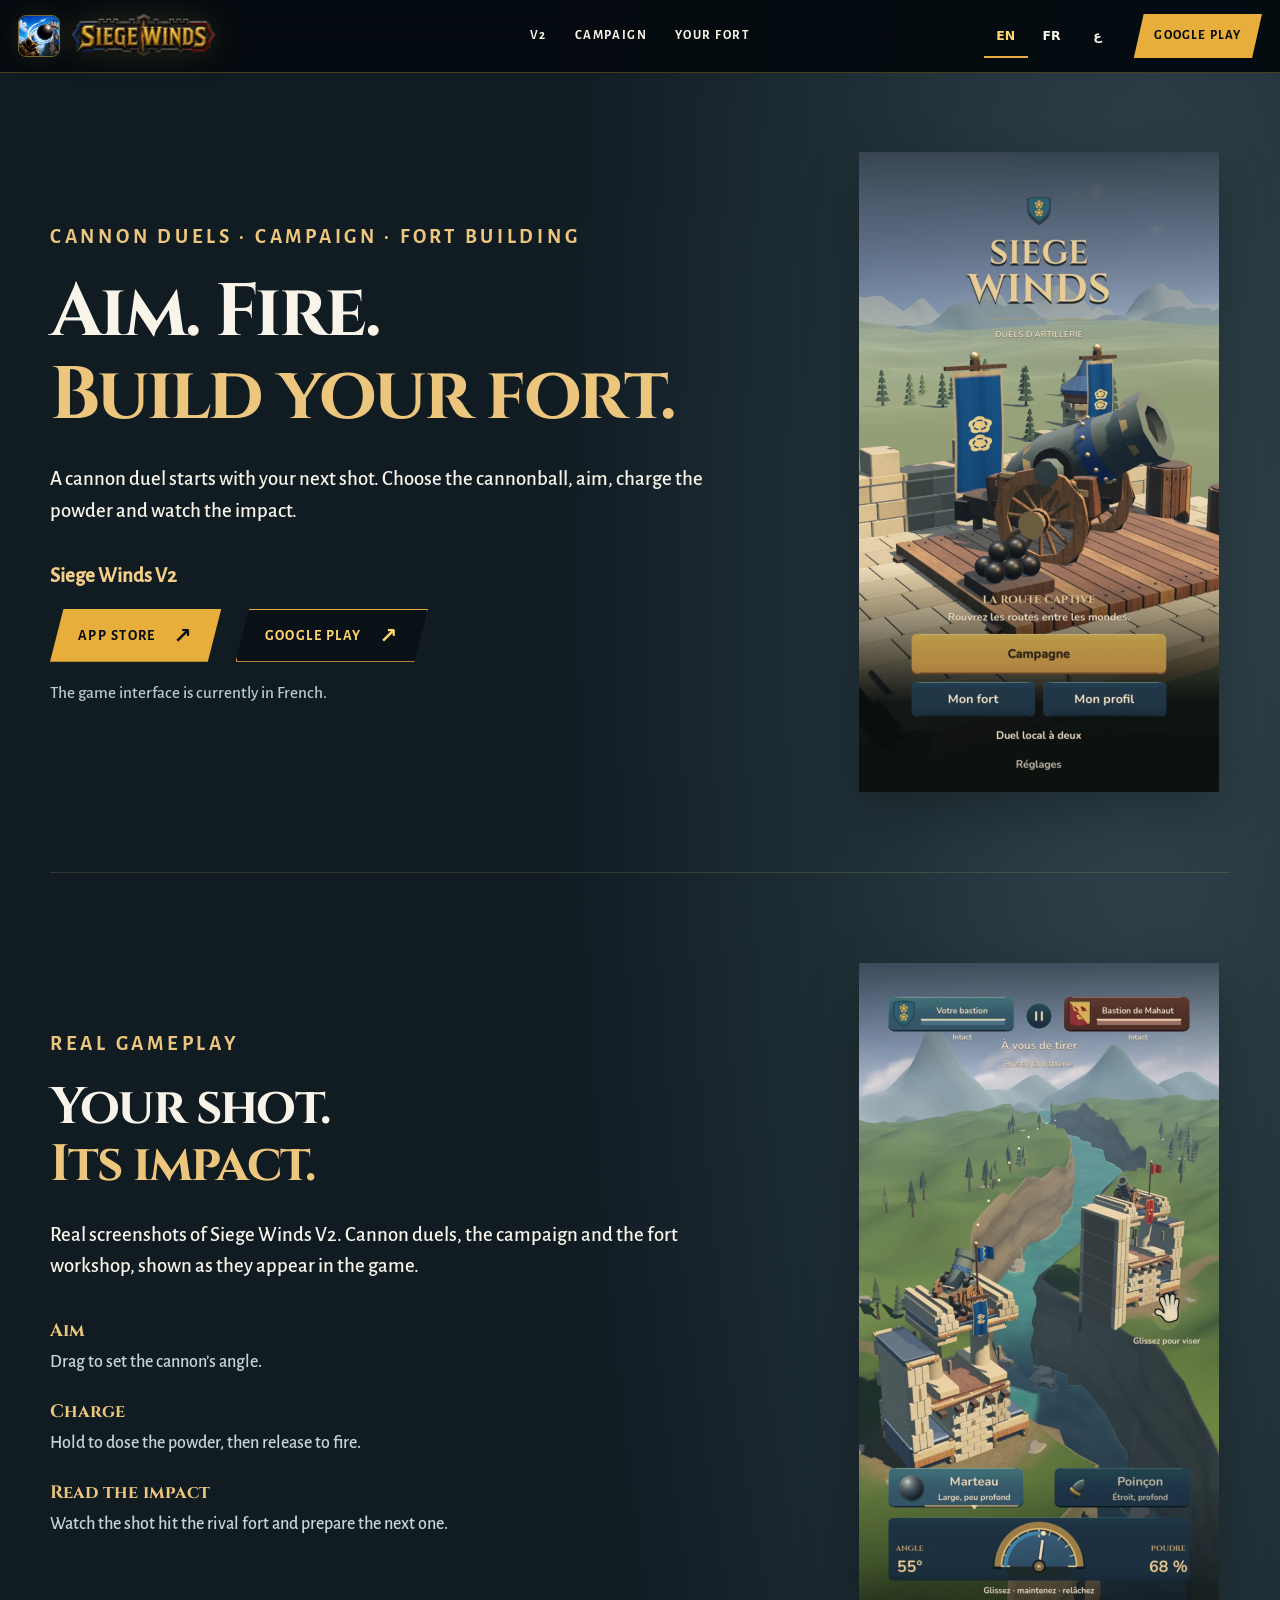
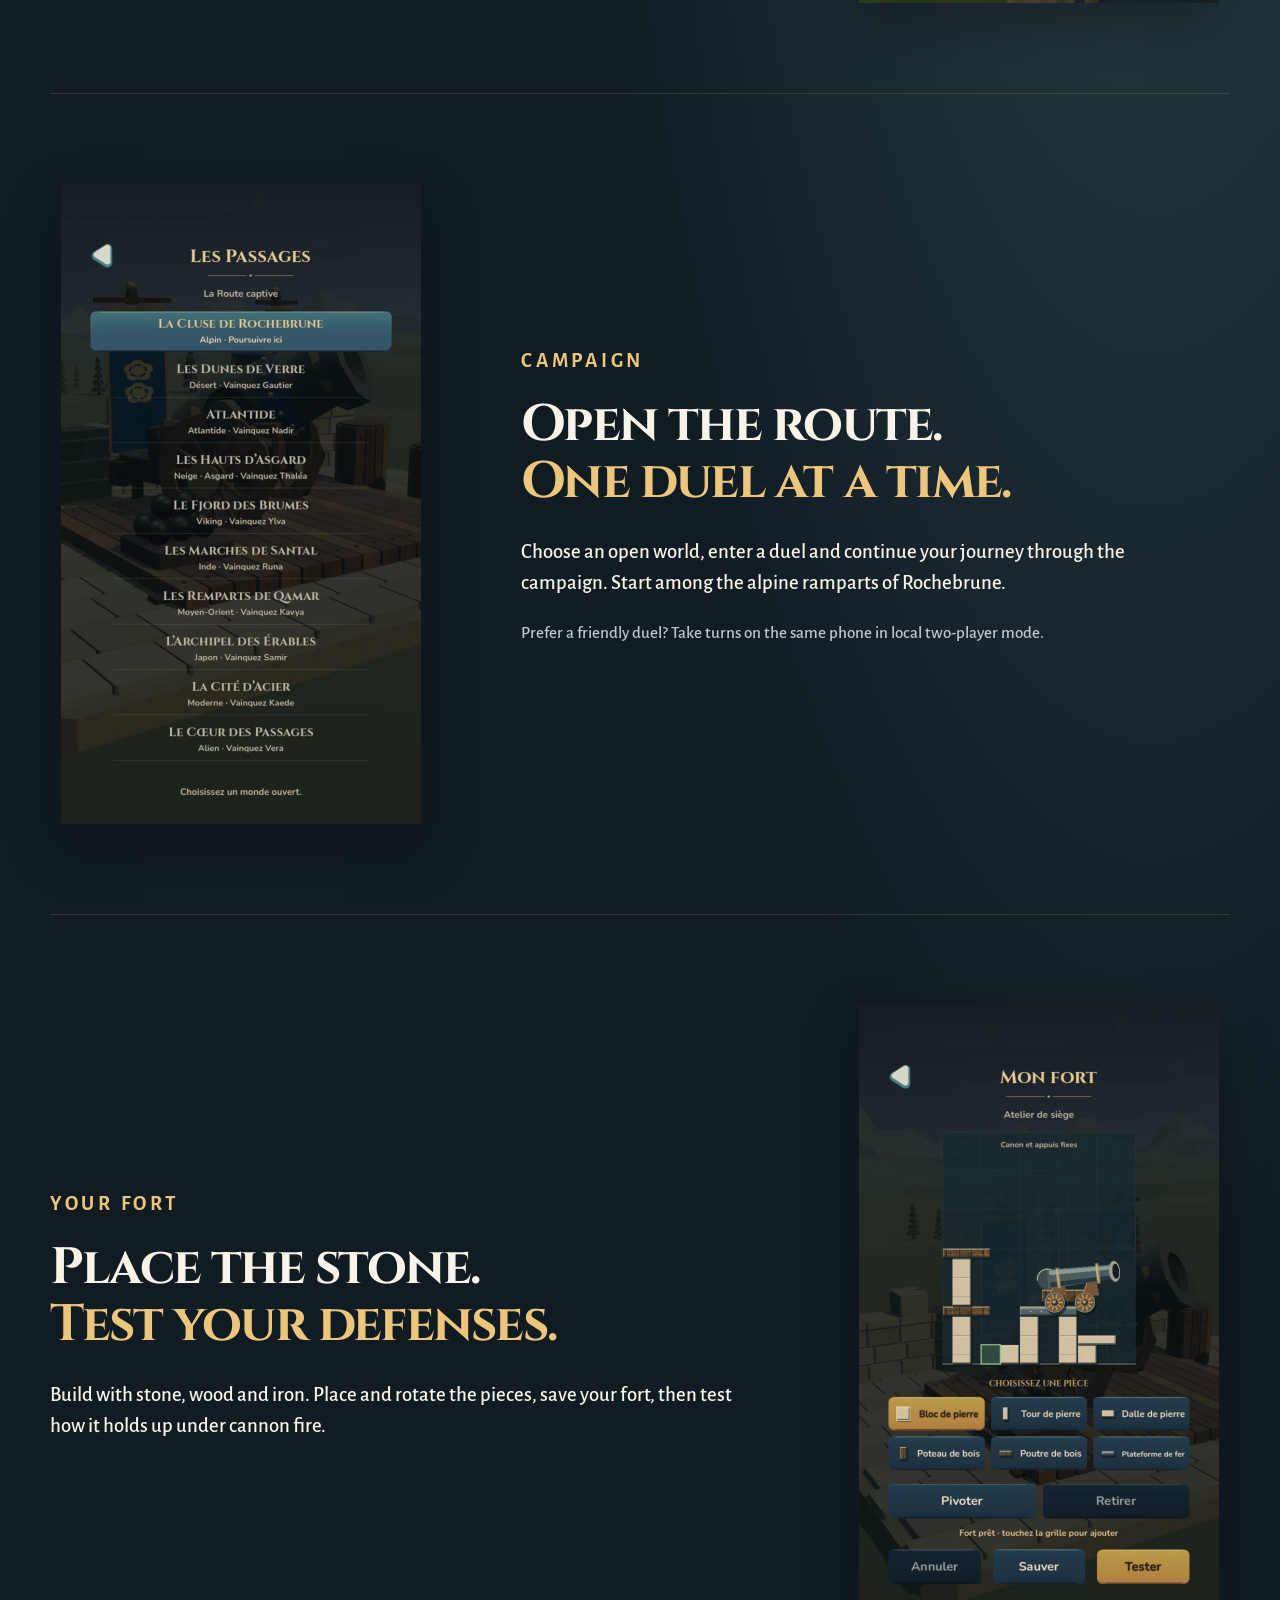
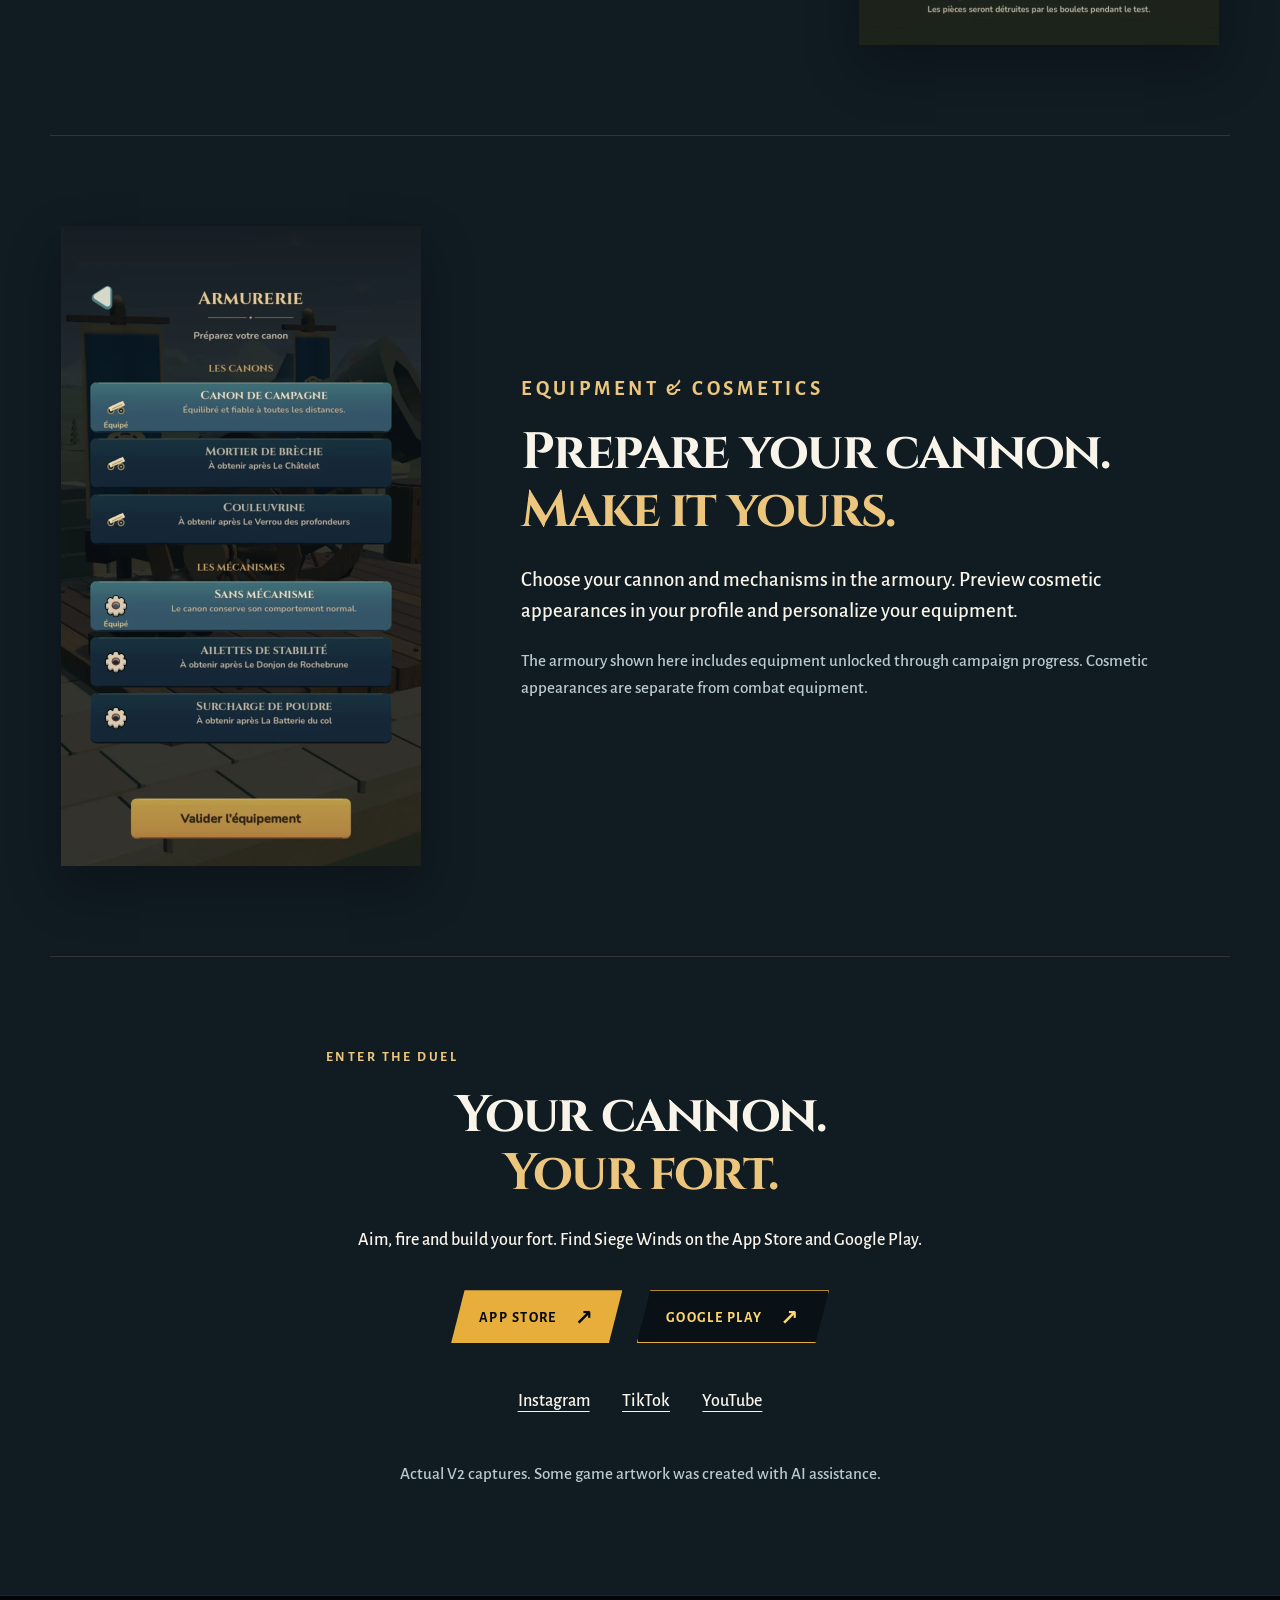
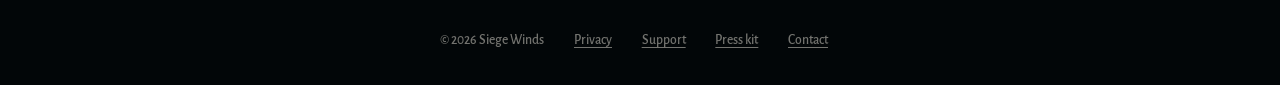
<file: index.html>
<!DOCTYPE html>
<html lang="en">
<head>
  <meta charset="utf-8">
  <meta name="viewport" content="width=device-width, initial-scale=1">
  <meta name="robots" content="index, follow, max-image-preview:large">
  <meta name="description" content="Discover Siege Winds V2: cannon duels, a campaign, forts to build and cosmetic customization. A portrait mobile game; interface currently in French.">
  <title>Siege Winds V2 | Cannon duels, campaign &amp; fort building</title>
  <link rel="canonical" href="https://siegewinds.com/">
  <link rel="alternate" hreflang="en" href="https://siegewinds.com/">
  <link rel="alternate" hreflang="fr" href="https://siegewinds.com/fr.html">
  <link rel="alternate" hreflang="ar" href="https://siegewinds.com/ar.html">
  <link rel="alternate" hreflang="x-default" href="https://siegewinds.com/">
  <meta property="og:type" content="website">
  <meta property="og:site_name" content="Siege Winds">
  <meta property="og:title" content="Siege Winds V2 | Cannon duels, campaign &amp; fort building">
  <meta property="og:description" content="Discover Siege Winds V2: cannon duels, a campaign, forts to build and cosmetic customization. A portrait mobile game; interface currently in French.">
  <meta property="og:url" content="https://siegewinds.com/">
  <meta property="og:image" content="https://siegewinds.com/assets/images/v2/v2-02-duel.webp">
  <meta property="og:image:width" content="720">
  <meta property="og:image:height" content="1280">
  <meta property="og:locale" content="en_US">
  <meta name="twitter:card" content="summary_large_image">
  <link rel="icon" href="assets/images/app-icon-256.png" type="image/png">
  <link rel="stylesheet" href="landing.css">
  <script src="campaign-links.js" defer></script>
  <script type="application/ld+json">{"@context": "https://schema.org", "@type": "VideoGame", "name": "Siege Winds", "url": "https://siegewinds.com/", "description": "Discover Siege Winds V2: cannon duels, a campaign, forts to build and cosmetic customization. A portrait mobile game; interface currently in French.", "image": "https://siegewinds.com/assets/images/v2/v2-02-duel.webp", "gamePlatform": ["iOS", "Android"], "inLanguage": "fr"}</script>
</head>
<body class="landing-page v2-page">
  <a class="skip-link" href="#main-content">Skip to content</a>
  <header class="campaign-header"><div class="campaign-header__inner">
    <a class="brand-lockup" href="index.html" aria-label="Siege Winds home"><img class="brand-lockup__mark" src="assets/images/app-icon-256.png" width="256" height="256" alt=""><img class="brand-lockup__wordmark" src="assets/images/siege-winds-logo.png" width="1200" height="371" alt="Siege Winds"></a>
    <nav class="campaign-nav" aria-label="Main navigation"><a href="#gameplay">V2</a><a href="#campaign">Campaign</a><a href="#fort">Your fort</a></nav>
    <div class="header-actions"><nav class="language-nav" aria-label="Language"><a href="index.html" lang="en" aria-current="page">EN</a><a href="fr.html" lang="fr">FR</a><a href="ar.html" lang="ar">ع</a></nav><a class="header-status" href="https://play.google.com/store/apps/details?id=com.siegewinds.game" lang="en">Google Play</a></div>
  </div></header>
  <main id="main-content">
    <section class="v2-hero v2-wrap" aria-labelledby="hero-title">
      <div class="v2-copy"><p class="section-index">Cannon duels · Campaign · Fort building</p><h1 id="hero-title">Aim. Fire.<br><span>Build your fort.</span></h1><p class="v2-lead">A cannon duel starts with your next shot. Choose the cannonball, aim, charge the powder and watch the impact.</p><p class="v2-status">Siege Winds V2</p><div class="v2-store-actions"><a class="campaign-button" href="https://apps.apple.com/app/siege-winds/id6785037486" lang="en">App Store <span aria-hidden="true">↗</span></a><a class="campaign-button campaign-button--secondary" href="https://play.google.com/store/apps/details?id=com.siegewinds.game" lang="en">Google Play <span aria-hidden="true">↗</span></a></div><p class="v2-note">The game interface is currently in French.</p></div>
      <figure class="v2-screen v2-hero-screen"><img src="assets/images/v2/v2-01-accueil.webp" width="720" height="1280" alt="Siege Winds V2 home screen in French, showing the campaign, fort workshop, player profile and local duel" fetchpriority="high"></figure>
    </section>
    <section class="v2-section v2-wrap" id="gameplay" aria-labelledby="gameplay-title">
      <div class="v2-copy"><p class="section-index">Real gameplay</p><h2 id="gameplay-title">Your shot.<br><span>Its impact.</span></h2><p>Real screenshots of Siege Winds V2. Cannon duels, the campaign and the fort workshop, shown as they appear in the game.</p><div class="v2-steps"><div><h3>Aim</h3><p>Drag to set the cannon’s angle.</p></div><div><h3>Charge</h3><p>Hold to dose the powder, then release to fire.</p></div><div><h3>Read the impact</h3><p>Watch the shot hit the rival fort and prepare the next one.</p></div></div></div>
      <figure class="v2-screen"><img src="assets/images/v2/v2-02-duel.webp" width="720" height="1280" loading="lazy" alt="Actual Siege Winds V2 duel with aiming and powder controls"></figure>
    </section>
    <section class="v2-section v2-section--reverse v2-wrap" id="campaign" aria-labelledby="campaign-title"><figure class="v2-screen"><img src="assets/images/v2/v2-05-mondes.webp" width="720" height="1280" alt="V2 campaign world selection in French" loading="lazy"></figure><div class="v2-copy"><p class="section-index">Campaign</p><h2 id="campaign-title">Open the route.<br><span>One duel at a time.</span></h2><p>Choose an open world, enter a duel and continue your journey through the campaign. Start among the alpine ramparts of Rochebrune.</p><p class="v2-note">Prefer a friendly duel? Take turns on the same phone in local two-player mode.</p></div></section>
    <section class="v2-section v2-wrap" id="fort" aria-labelledby="fort-title"><div class="v2-copy"><p class="section-index">Your fort</p><h2 id="fort-title">Place the stone.<br><span>Test your defenses.</span></h2><p>Build with stone, wood and iron. Place and rotate the pieces, save your fort, then test how it holds up under cannon fire.</p></div><figure class="v2-screen"><img src="assets/images/v2/v2-04-atelier-fort.webp" width="720" height="1280" alt="V2 fort workshop showing placed building pieces and construction controls" loading="lazy"></figure></section>
    <section class="v2-section v2-section--reverse v2-wrap" id="equipment" aria-labelledby="equipment-title"><figure class="v2-screen"><img src="assets/images/v2/v2-03-armurerie.webp" width="720" height="1280" alt="V2 armoury in French with cannons and mechanisms" loading="lazy"></figure><div class="v2-copy"><p class="section-index">Equipment & cosmetics</p><h2 id="equipment-title">Prepare your cannon.<br><span>Make it yours.</span></h2><p>Choose your cannon and mechanisms in the armoury. Preview cosmetic appearances in your profile and personalize your equipment.</p><p class="v2-note">The armoury shown here includes equipment unlocked through campaign progress. Cosmetic appearances are separate from combat equipment.</p></div></section>
    <section class="v2-release v2-wrap" id="release" aria-labelledby="release-title"><p class="section-index">Enter the duel</p><h2 id="release-title">Your cannon.<br><span>Your fort.</span></h2><p>Aim, fire and build your fort. Find Siege Winds on the App Store and Google Play.</p><div class="v2-store-actions"><a class="campaign-button" href="https://apps.apple.com/app/siege-winds/id6785037486" lang="en">App Store <span aria-hidden="true">↗</span></a><a class="campaign-button campaign-button--secondary" href="https://play.google.com/store/apps/details?id=com.siegewinds.game" lang="en">Google Play <span aria-hidden="true">↗</span></a></div><nav class="v2-social" aria-label="Follow Siege Winds"><a href="https://www.instagram.com/siegewinds.game/">Instagram</a><a href="https://www.tiktok.com/@siegewinds">TikTok</a><a href="https://www.youtube.com/@siegewinds">YouTube</a></nav><p class="v2-note">Actual V2 captures. Some game artwork was created with AI assistance.</p></section>
  </main>
  <footer class="landing-footer"><p>© 2026 Siege Winds</p><nav aria-label="Information"><a href="privacy.html">Privacy</a><a href="support.html">Support</a><a href="press.html">Press kit</a><a href="mailto:contact@siegewinds.com">Contact</a></nav></footer>
</body>
</html>
</file>
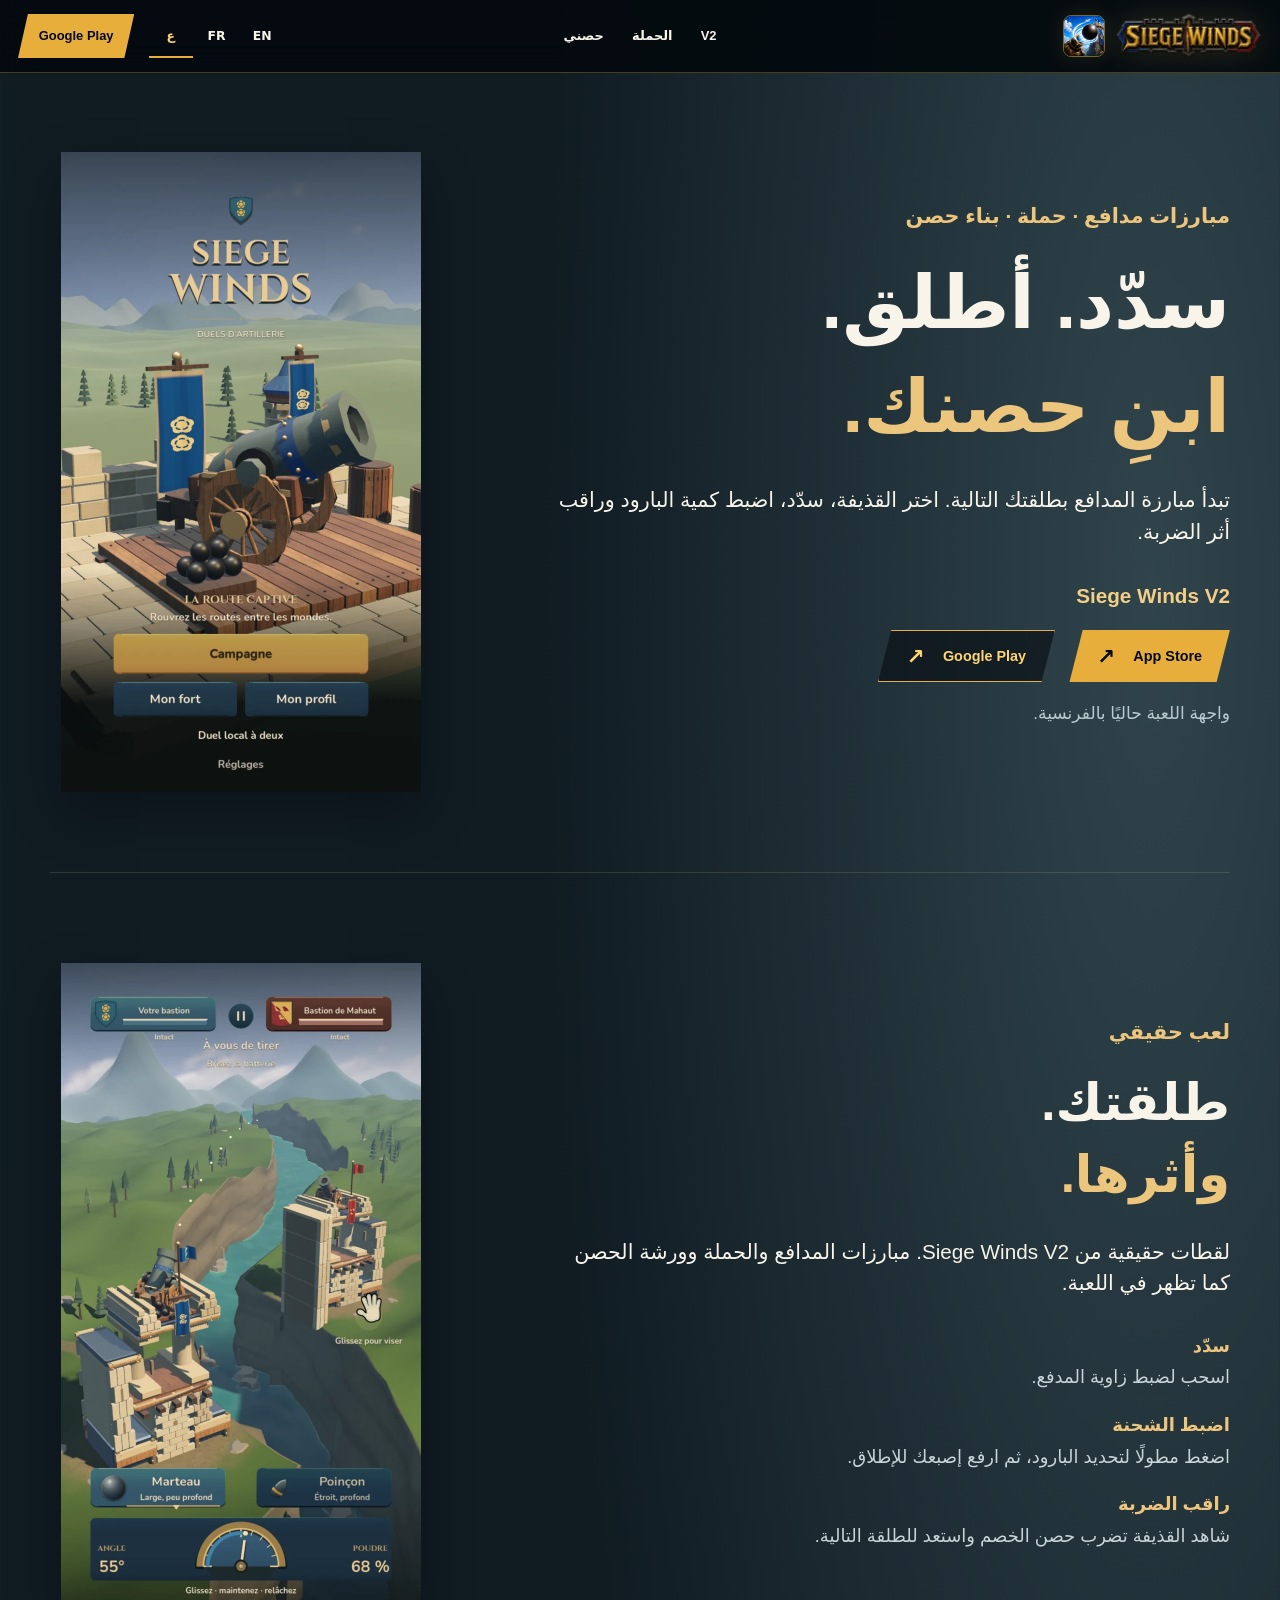
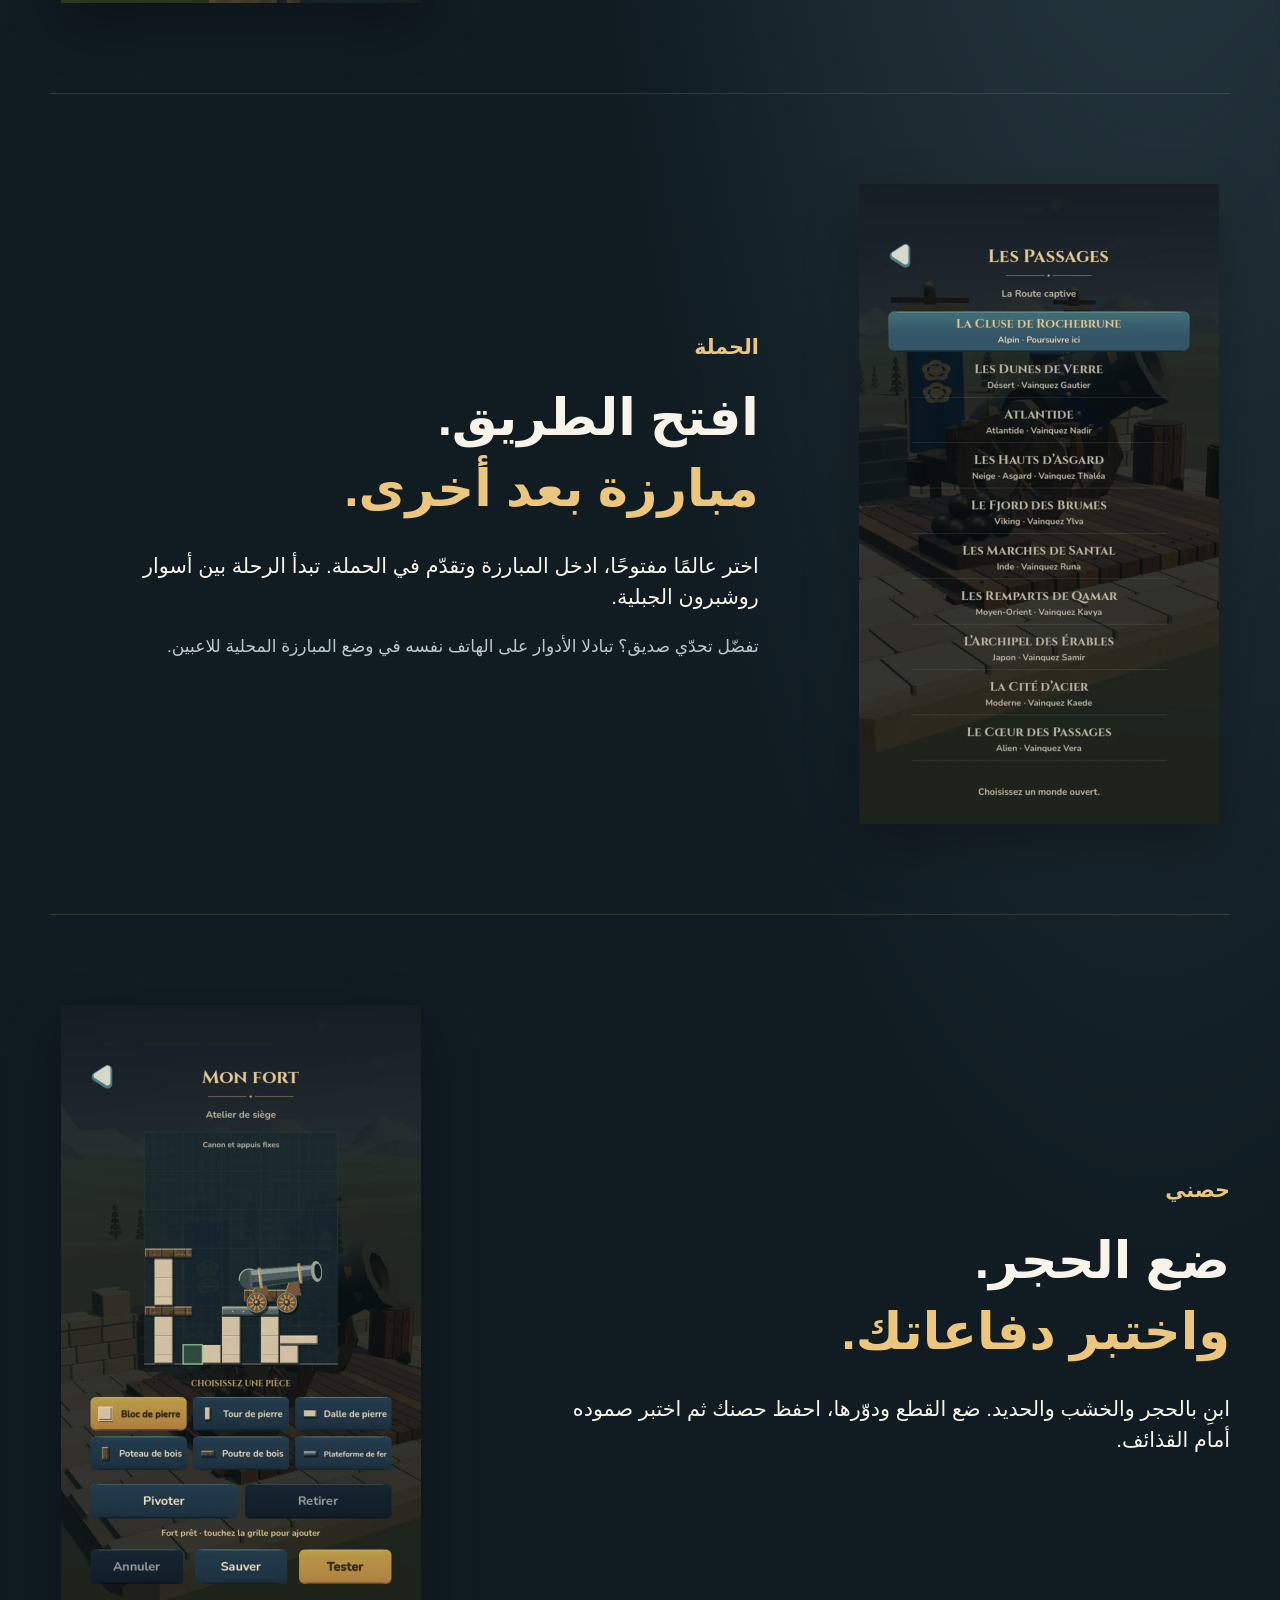
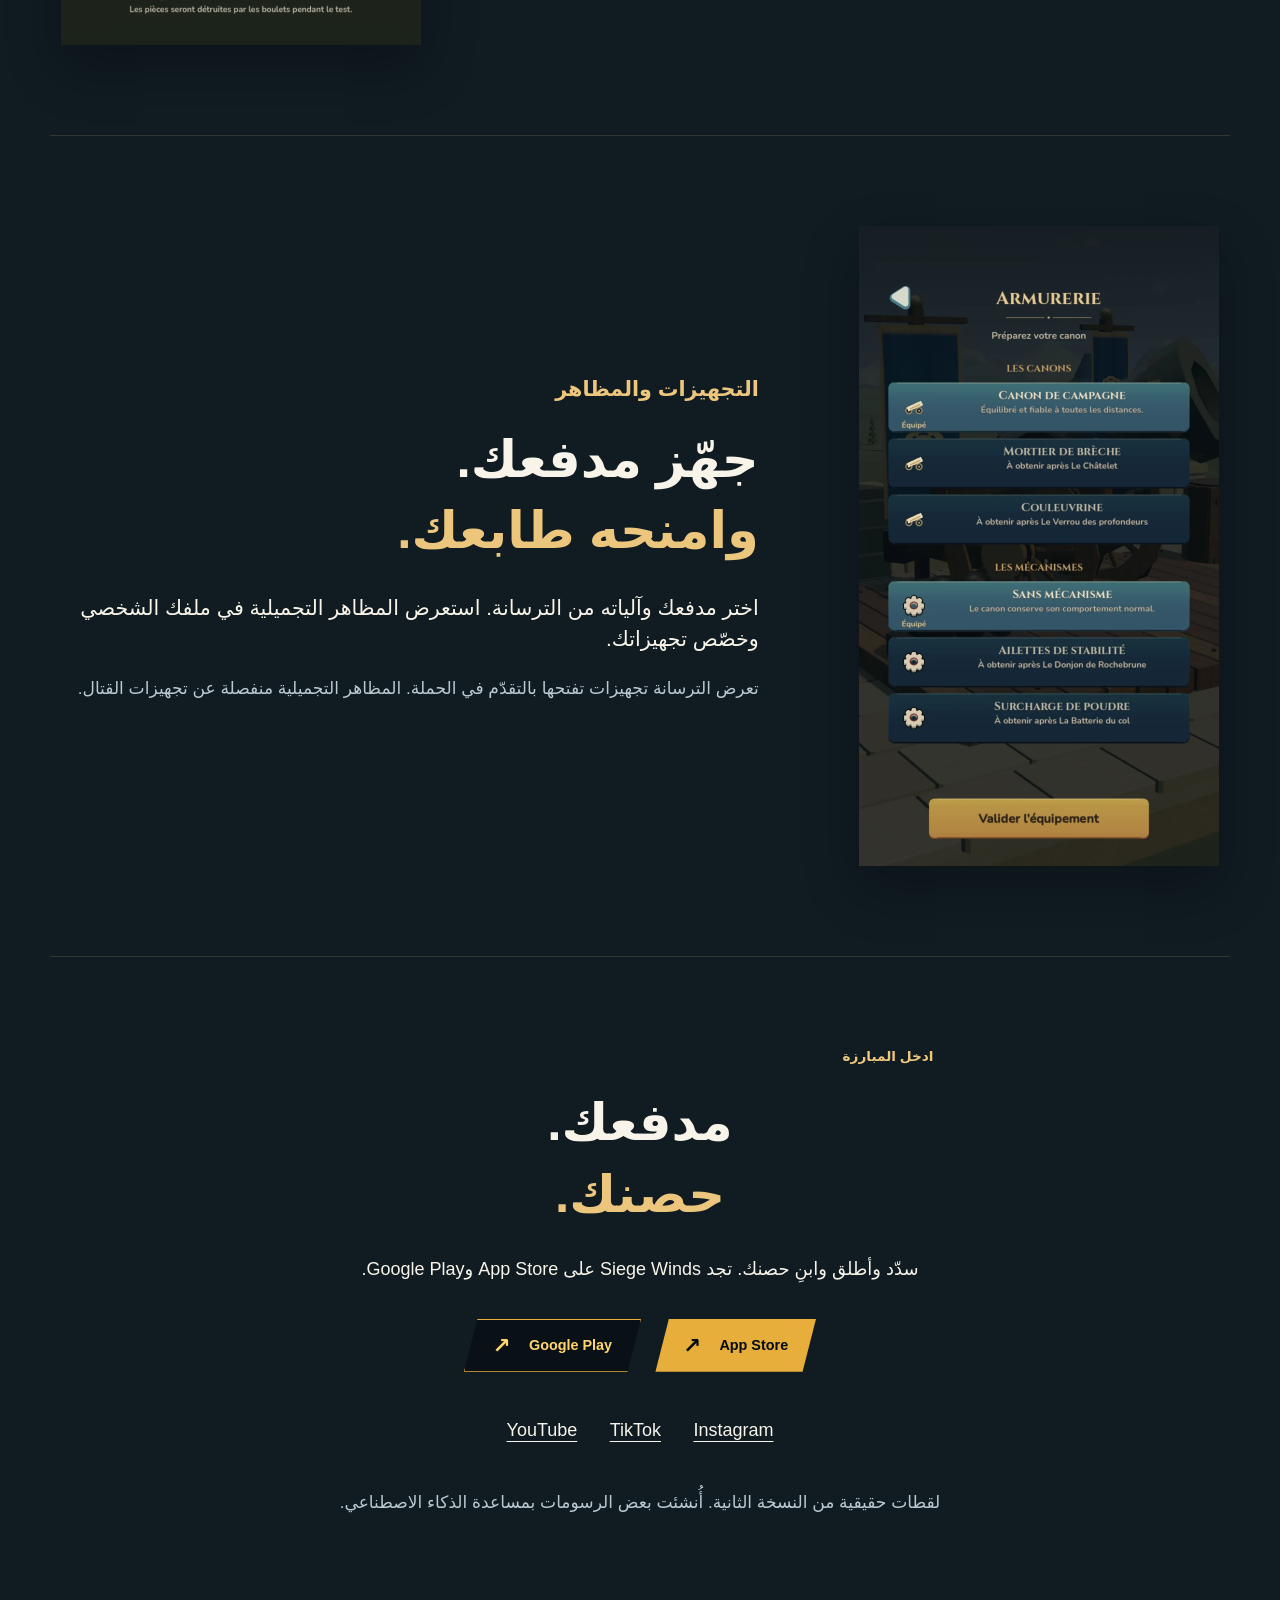
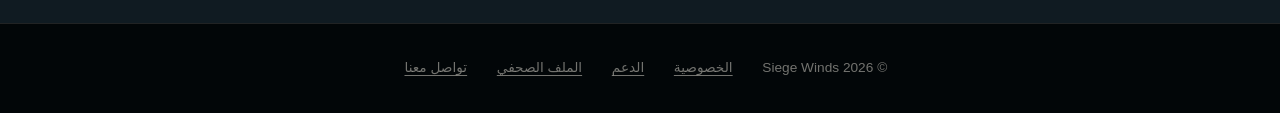
<file: ar.html>
<!DOCTYPE html>
<html lang="ar" dir="rtl">
<head>
  <meta charset="utf-8">
  <meta name="viewport" content="width=device-width, initial-scale=1">
  <meta name="robots" content="index, follow, max-image-preview:large">
  <meta name="description" content="اكتشف Siege Winds V2: مبارزات مدافع وحملة وحصون تبنيها ومظاهر تجميلية. لعبة هاتف عمودية؛ واجهتها حاليًا بالفرنسية.">
  <title>Siege Winds V2 | مبارزات مدافع وحملة وبناء حصن</title>
  <link rel="canonical" href="https://siegewinds.com/ar.html">
  <link rel="alternate" hreflang="en" href="https://siegewinds.com/">
  <link rel="alternate" hreflang="fr" href="https://siegewinds.com/fr.html">
  <link rel="alternate" hreflang="ar" href="https://siegewinds.com/ar.html">
  <link rel="alternate" hreflang="x-default" href="https://siegewinds.com/">
  <meta property="og:type" content="website">
  <meta property="og:site_name" content="Siege Winds">
  <meta property="og:title" content="Siege Winds V2 | مبارزات مدافع وحملة وبناء حصن">
  <meta property="og:description" content="اكتشف Siege Winds V2: مبارزات مدافع وحملة وحصون تبنيها ومظاهر تجميلية. لعبة هاتف عمودية؛ واجهتها حاليًا بالفرنسية.">
  <meta property="og:url" content="https://siegewinds.com/ar.html">
  <meta property="og:image" content="https://siegewinds.com/assets/images/v2/v2-02-duel.webp">
  <meta property="og:image:width" content="720">
  <meta property="og:image:height" content="1280">
  <meta property="og:locale" content="ar">
  <meta name="twitter:card" content="summary_large_image">
  <link rel="icon" href="assets/images/app-icon-256.png" type="image/png">
  <link rel="stylesheet" href="landing.css">
  <script src="campaign-links.js" defer></script>
  <script type="application/ld+json">{"@context": "https://schema.org", "@type": "VideoGame", "name": "Siege Winds", "url": "https://siegewinds.com/ar.html", "description": "اكتشف Siege Winds V2: مبارزات مدافع وحملة وحصون تبنيها ومظاهر تجميلية. لعبة هاتف عمودية؛ واجهتها حاليًا بالفرنسية.", "image": "https://siegewinds.com/assets/images/v2/v2-02-duel.webp", "gamePlatform": ["iOS", "Android"], "inLanguage": "fr"}</script>
</head>
<body class="landing-page v2-page" dir="rtl">
  <a class="skip-link" href="#main-content">انتقل إلى المحتوى</a>
  <header class="campaign-header"><div class="campaign-header__inner">
    <a class="brand-lockup" href="ar.html" aria-label="الصفحة الرئيسية لـ Siege Winds"><img class="brand-lockup__mark" src="assets/images/app-icon-256.png" width="256" height="256" alt=""><img class="brand-lockup__wordmark" src="assets/images/siege-winds-logo.png" width="1200" height="371" alt="Siege Winds"></a>
    <nav class="campaign-nav" aria-label="التنقل الرئيسي"><a href="#gameplay">V2</a><a href="#campaign">الحملة</a><a href="#fort">حصني</a></nav>
    <div class="header-actions"><nav class="language-nav" aria-label="اللغة"><a href="index.html" lang="en">EN</a><a href="fr.html" lang="fr">FR</a><a href="ar.html" lang="ar" aria-current="page">ع</a></nav><a class="header-status" href="https://play.google.com/store/apps/details?id=com.siegewinds.game" lang="en">Google Play</a></div>
  </div></header>
  <main id="main-content">
    <section class="v2-hero v2-wrap" aria-labelledby="hero-title">
      <div class="v2-copy"><p class="section-index">مبارزات مدافع · حملة · بناء حصن</p><h1 id="hero-title">سدّد. أطلق.<br><span>ابنِ حصنك.</span></h1><p class="v2-lead">تبدأ مبارزة المدافع بطلقتك التالية. اختر القذيفة، سدّد، اضبط كمية البارود وراقب أثر الضربة.</p><p class="v2-status">Siege Winds V2</p><div class="v2-store-actions"><a class="campaign-button" href="https://apps.apple.com/app/siege-winds/id6785037486" lang="en">App Store <span aria-hidden="true">↗</span></a><a class="campaign-button campaign-button--secondary" href="https://play.google.com/store/apps/details?id=com.siegewinds.game" lang="en">Google Play <span aria-hidden="true">↗</span></a></div><p class="v2-note">واجهة اللعبة حاليًا بالفرنسية.</p></div>
      <figure class="v2-screen v2-hero-screen"><img src="assets/images/v2/v2-01-accueil.webp" width="720" height="1280" alt="شاشة البداية الحقيقية للنسخة الثانية بالفرنسية مع الحملة وورشة الحصن والملف الشخصي والمبارزة المحلية" fetchpriority="high"></figure>
    </section>
    <section class="v2-section v2-wrap" id="gameplay" aria-labelledby="gameplay-title">
      <div class="v2-copy"><p class="section-index">لعب حقيقي</p><h2 id="gameplay-title">طلقتك.<br><span>وأثرها.</span></h2><p>لقطات حقيقية من Siege Winds V2. مبارزات المدافع والحملة وورشة الحصن كما تظهر في اللعبة.</p><div class="v2-steps"><div><h3>سدّد</h3><p>اسحب لضبط زاوية المدفع.</p></div><div><h3>اضبط الشحنة</h3><p>اضغط مطولًا لتحديد البارود، ثم ارفع إصبعك للإطلاق.</p></div><div><h3>راقب الضربة</h3><p>شاهد القذيفة تضرب حصن الخصم واستعد للطلقة التالية.</p></div></div></div>
      <figure class="v2-screen"><img src="assets/images/v2/v2-02-duel.webp" width="720" height="1280" loading="lazy" alt="مبارزة حقيقية من النسخة الثانية مع أدوات التصويب والبارود"></figure>
    </section>
    <section class="v2-section v2-section--reverse v2-wrap" id="campaign" aria-labelledby="campaign-title"><figure class="v2-screen"><img src="assets/images/v2/v2-05-mondes.webp" width="720" height="1280" alt="اختيار عوالم الحملة في النسخة الثانية بالفرنسية" loading="lazy"></figure><div class="v2-copy"><p class="section-index">الحملة</p><h2 id="campaign-title">افتح الطريق.<br><span>مبارزة بعد أخرى.</span></h2><p>اختر عالمًا مفتوحًا، ادخل المبارزة وتقدّم في الحملة. تبدأ الرحلة بين أسوار روشبرون الجبلية.</p><p class="v2-note">تفضّل تحدّي صديق؟ تبادلا الأدوار على الهاتف نفسه في وضع المبارزة المحلية للاعبين.</p></div></section>
    <section class="v2-section v2-wrap" id="fort" aria-labelledby="fort-title"><div class="v2-copy"><p class="section-index">حصني</p><h2 id="fort-title">ضع الحجر.<br><span>واختبر دفاعاتك.</span></h2><p>ابنِ بالحجر والخشب والحديد. ضع القطع ودوّرها، احفظ حصنك ثم اختبر صموده أمام القذائف.</p></div><figure class="v2-screen"><img src="assets/images/v2/v2-04-atelier-fort.webp" width="720" height="1280" alt="ورشة الحصن في النسخة الثانية مع قطع البناء وأدواتها" loading="lazy"></figure></section>
    <section class="v2-section v2-section--reverse v2-wrap" id="equipment" aria-labelledby="equipment-title"><figure class="v2-screen"><img src="assets/images/v2/v2-03-armurerie.webp" width="720" height="1280" alt="ترسانة النسخة الثانية بالفرنسية مع المدافع والآليات" loading="lazy"></figure><div class="v2-copy"><p class="section-index">التجهيزات والمظاهر</p><h2 id="equipment-title">جهّز مدفعك.<br><span>وامنحه طابعك.</span></h2><p>اختر مدفعك وآلياته من الترسانة. استعرض المظاهر التجميلية في ملفك الشخصي وخصّص تجهيزاتك.</p><p class="v2-note">تعرض الترسانة تجهيزات تفتحها بالتقدّم في الحملة. المظاهر التجميلية منفصلة عن تجهيزات القتال.</p></div></section>
    <section class="v2-release v2-wrap" id="release" aria-labelledby="release-title"><p class="section-index">ادخل المبارزة</p><h2 id="release-title">مدفعك.<br><span>حصنك.</span></h2><p>سدّد وأطلق وابنِ حصنك. تجد Siege Winds على App Store وGoogle Play.</p><div class="v2-store-actions"><a class="campaign-button" href="https://apps.apple.com/app/siege-winds/id6785037486" lang="en">App Store <span aria-hidden="true">↗</span></a><a class="campaign-button campaign-button--secondary" href="https://play.google.com/store/apps/details?id=com.siegewinds.game" lang="en">Google Play <span aria-hidden="true">↗</span></a></div><nav class="v2-social" aria-label="تابع Siege Winds"><a href="https://www.instagram.com/siegewinds.game/">Instagram</a><a href="https://www.tiktok.com/@siegewinds">TikTok</a><a href="https://www.youtube.com/@siegewinds">YouTube</a></nav><p class="v2-note">لقطات حقيقية من النسخة الثانية. أُنشئت بعض الرسومات بمساعدة الذكاء الاصطناعي.</p></section>
  </main>
  <footer class="landing-footer"><p>© 2026 Siege Winds</p><nav aria-label="معلومات"><a href="privacy-ar.html">الخصوصية</a><a href="support-ar.html">الدعم</a><a href="press.html">الملف الصحفي</a><a href="mailto:contact@siegewinds.com">تواصل معنا</a></nav></footer>
</body>
</html>
</file>
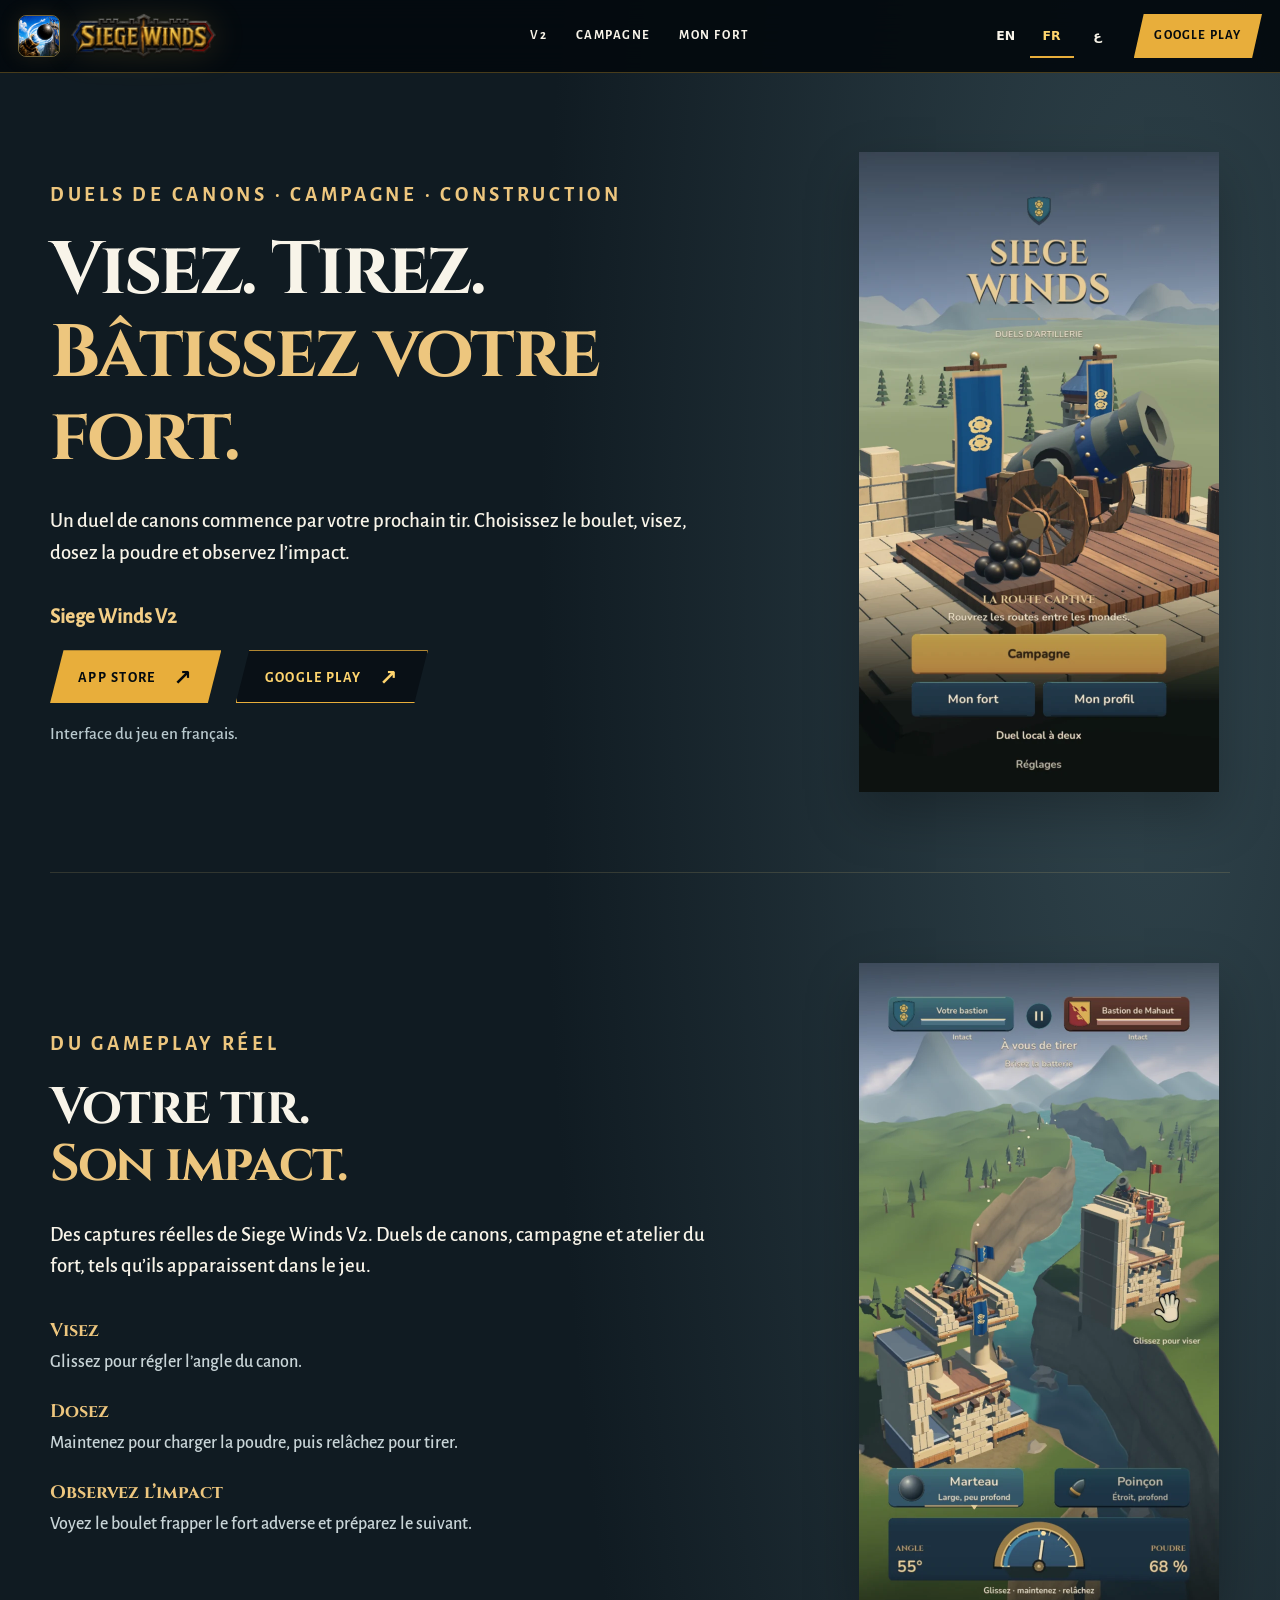
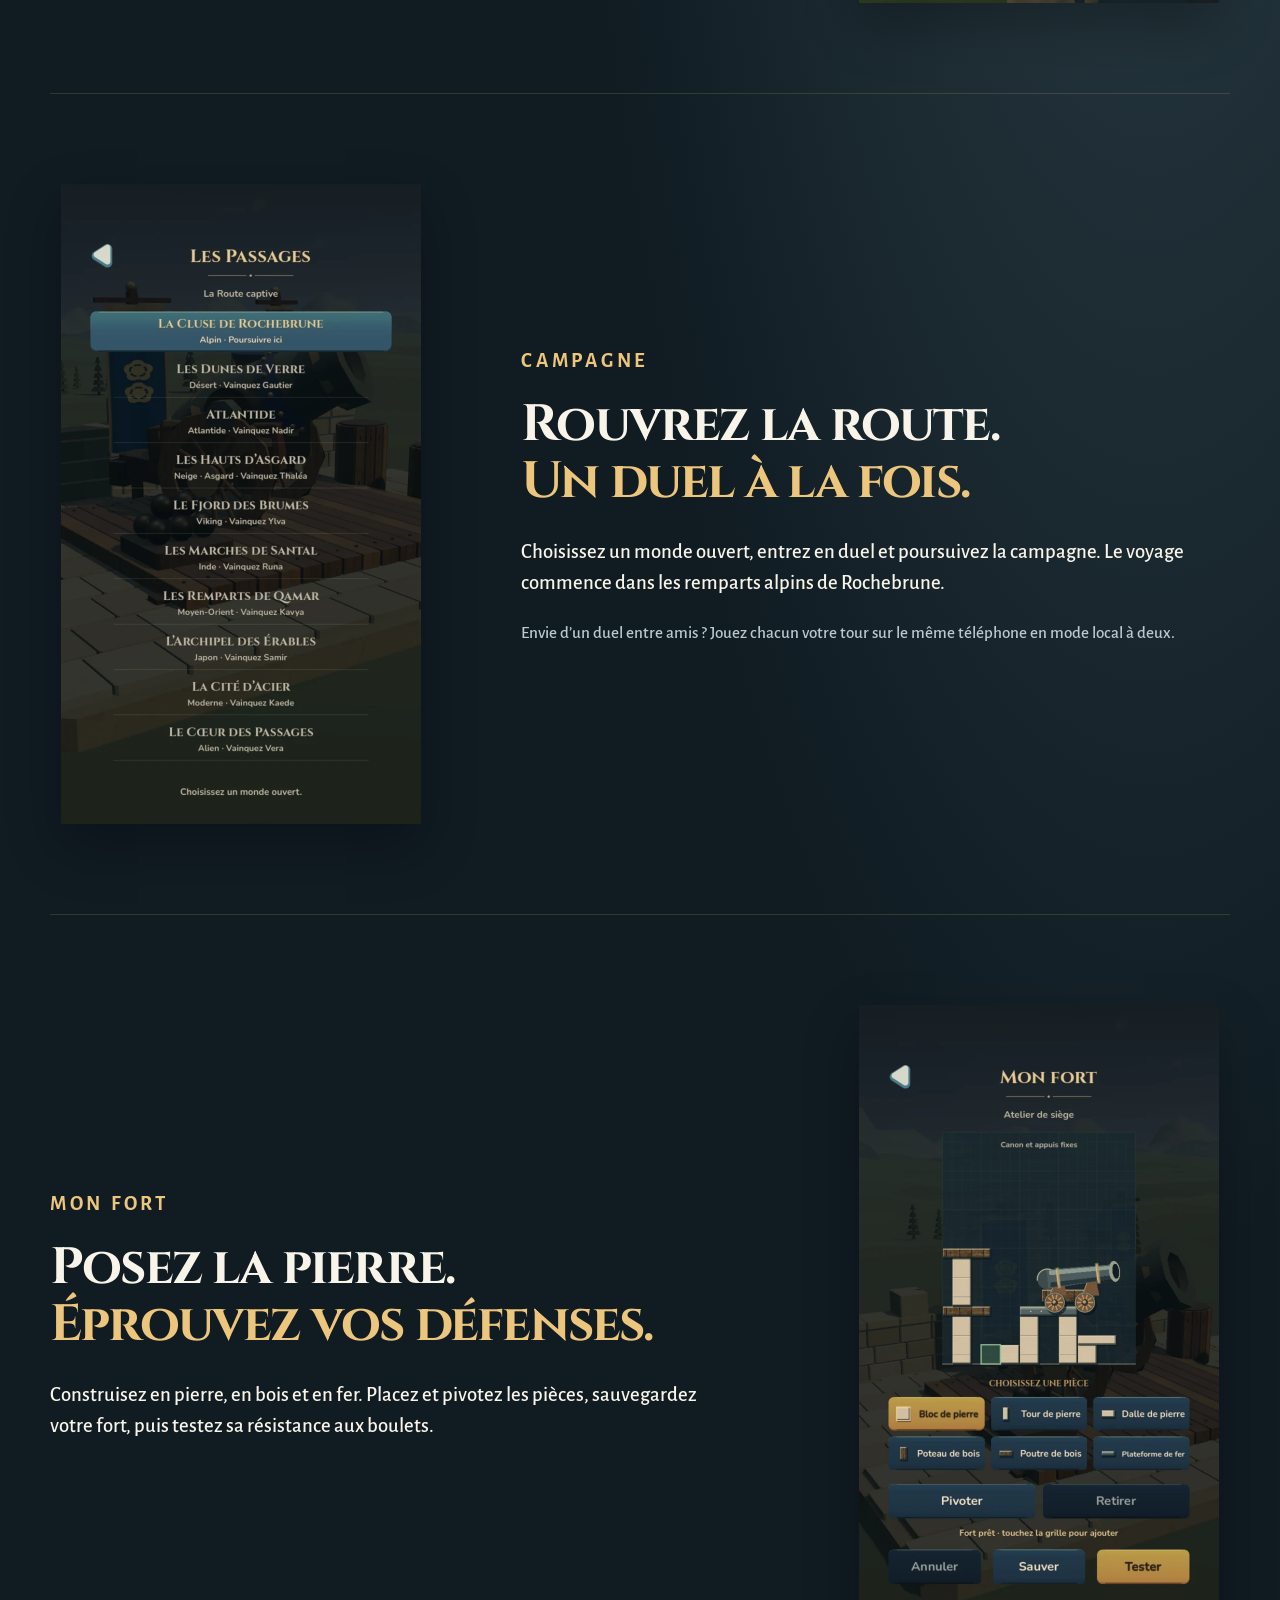
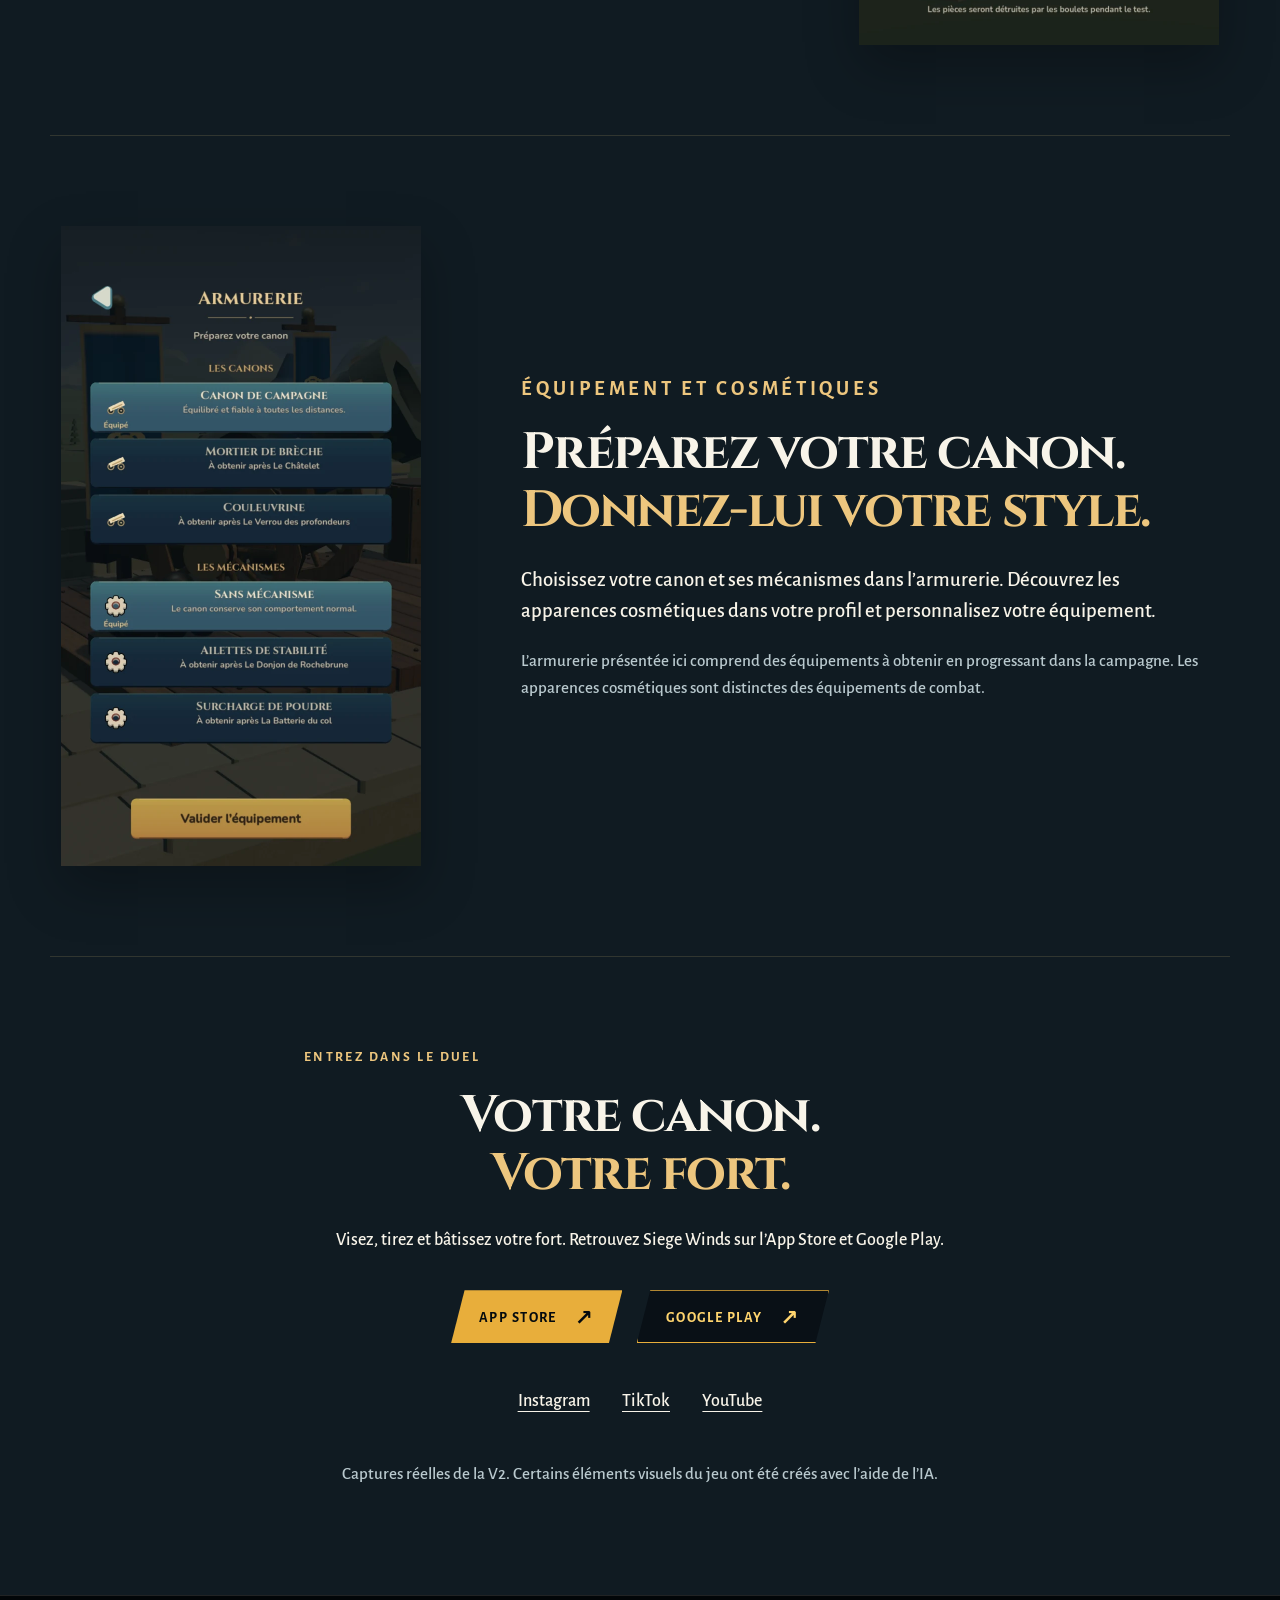
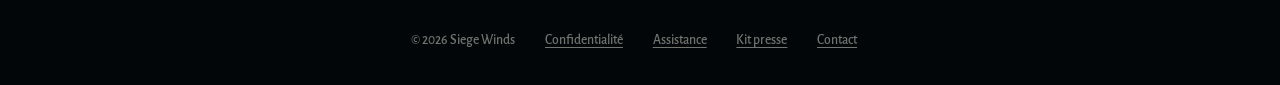
<file: fr.html>
<!DOCTYPE html>
<html lang="fr">
<head>
  <meta charset="utf-8">
  <meta name="viewport" content="width=device-width, initial-scale=1">
  <meta name="robots" content="index, follow, max-image-preview:large">
  <meta name="description" content="Découvrez Siege Winds V2 : duels de canons, campagne, forts à bâtir et cosmétiques. Un jeu mobile en portrait ; interface en français.">
  <title>Siege Winds V2 | Duels de canons, campagne et construction de fort</title>
  <link rel="canonical" href="https://siegewinds.com/fr.html">
  <link rel="alternate" hreflang="en" href="https://siegewinds.com/">
  <link rel="alternate" hreflang="fr" href="https://siegewinds.com/fr.html">
  <link rel="alternate" hreflang="ar" href="https://siegewinds.com/ar.html">
  <link rel="alternate" hreflang="x-default" href="https://siegewinds.com/">
  <meta property="og:type" content="website">
  <meta property="og:site_name" content="Siege Winds">
  <meta property="og:title" content="Siege Winds V2 | Duels de canons, campagne et construction de fort">
  <meta property="og:description" content="Découvrez Siege Winds V2 : duels de canons, campagne, forts à bâtir et cosmétiques. Un jeu mobile en portrait ; interface en français.">
  <meta property="og:url" content="https://siegewinds.com/fr.html">
  <meta property="og:image" content="https://siegewinds.com/assets/images/v2/v2-02-duel.webp">
  <meta property="og:image:width" content="720">
  <meta property="og:image:height" content="1280">
  <meta property="og:locale" content="fr_FR">
  <meta name="twitter:card" content="summary_large_image">
  <link rel="icon" href="assets/images/app-icon-256.png" type="image/png">
  <link rel="stylesheet" href="landing.css">
  <script src="campaign-links.js" defer></script>
  <script type="application/ld+json">{"@context": "https://schema.org", "@type": "VideoGame", "name": "Siege Winds", "url": "https://siegewinds.com/fr.html", "description": "Découvrez Siege Winds V2 : duels de canons, campagne, forts à bâtir et cosmétiques. Un jeu mobile en portrait ; interface en français.", "image": "https://siegewinds.com/assets/images/v2/v2-02-duel.webp", "gamePlatform": ["iOS", "Android"], "inLanguage": "fr"}</script>
</head>
<body class="landing-page v2-page">
  <a class="skip-link" href="#main-content">Aller au contenu</a>
  <header class="campaign-header"><div class="campaign-header__inner">
    <a class="brand-lockup" href="fr.html" aria-label="Accueil Siege Winds"><img class="brand-lockup__mark" src="assets/images/app-icon-256.png" width="256" height="256" alt=""><img class="brand-lockup__wordmark" src="assets/images/siege-winds-logo.png" width="1200" height="371" alt="Siege Winds"></a>
    <nav class="campaign-nav" aria-label="Navigation principale"><a href="#gameplay">V2</a><a href="#campaign">Campagne</a><a href="#fort">Mon fort</a></nav>
    <div class="header-actions"><nav class="language-nav" aria-label="Langue"><a href="index.html" lang="en">EN</a><a href="fr.html" lang="fr" aria-current="page">FR</a><a href="ar.html" lang="ar">ع</a></nav><a class="header-status" href="https://play.google.com/store/apps/details?id=com.siegewinds.game" lang="en">Google Play</a></div>
  </div></header>
  <main id="main-content">
    <section class="v2-hero v2-wrap" aria-labelledby="hero-title">
      <div class="v2-copy"><p class="section-index">Duels de canons · Campagne · Construction</p><h1 id="hero-title">Visez. Tirez.<br><span>Bâtissez votre fort.</span></h1><p class="v2-lead">Un duel de canons commence par votre prochain tir. Choisissez le boulet, visez, dosez la poudre et observez l’impact.</p><p class="v2-status">Siege Winds V2</p><div class="v2-store-actions"><a class="campaign-button" href="https://apps.apple.com/app/siege-winds/id6785037486" lang="en">App Store <span aria-hidden="true">↗</span></a><a class="campaign-button campaign-button--secondary" href="https://play.google.com/store/apps/details?id=com.siegewinds.game" lang="en">Google Play <span aria-hidden="true">↗</span></a></div><p class="v2-note">Interface du jeu en français.</p></div>
      <figure class="v2-screen v2-hero-screen"><img src="assets/images/v2/v2-01-accueil.webp" width="720" height="1280" alt="Accueil réel de Siege Winds V2 en français avec campagne, atelier du fort, profil et duel local" fetchpriority="high"></figure>
    </section>
    <section class="v2-section v2-wrap" id="gameplay" aria-labelledby="gameplay-title">
      <div class="v2-copy"><p class="section-index">Du gameplay réel</p><h2 id="gameplay-title">Votre tir.<br><span>Son impact.</span></h2><p>Des captures réelles de Siege Winds V2. Duels de canons, campagne et atelier du fort, tels qu’ils apparaissent dans le jeu.</p><div class="v2-steps"><div><h3>Visez</h3><p>Glissez pour régler l’angle du canon.</p></div><div><h3>Dosez</h3><p>Maintenez pour charger la poudre, puis relâchez pour tirer.</p></div><div><h3>Observez l’impact</h3><p>Voyez le boulet frapper le fort adverse et préparez le suivant.</p></div></div></div>
      <figure class="v2-screen"><img src="assets/images/v2/v2-02-duel.webp" width="720" height="1280" loading="lazy" alt="Duel réel de Siege Winds V2 avec les commandes de visée et de poudre"></figure>
    </section>
    <section class="v2-section v2-section--reverse v2-wrap" id="campaign" aria-labelledby="campaign-title"><figure class="v2-screen"><img src="assets/images/v2/v2-05-mondes.webp" width="720" height="1280" alt="Choix des mondes de la campagne V2 en français" loading="lazy"></figure><div class="v2-copy"><p class="section-index">Campagne</p><h2 id="campaign-title">Rouvrez la route.<br><span>Un duel à la fois.</span></h2><p>Choisissez un monde ouvert, entrez en duel et poursuivez la campagne. Le voyage commence dans les remparts alpins de Rochebrune.</p><p class="v2-note">Envie d’un duel entre amis ? Jouez chacun votre tour sur le même téléphone en mode local à deux.</p></div></section>
    <section class="v2-section v2-wrap" id="fort" aria-labelledby="fort-title"><div class="v2-copy"><p class="section-index">Mon fort</p><h2 id="fort-title">Posez la pierre.<br><span>Éprouvez vos défenses.</span></h2><p>Construisez en pierre, en bois et en fer. Placez et pivotez les pièces, sauvegardez votre fort, puis testez sa résistance aux boulets.</p></div><figure class="v2-screen"><img src="assets/images/v2/v2-04-atelier-fort.webp" width="720" height="1280" alt="Atelier du fort V2 avec les pièces posées et les commandes de construction" loading="lazy"></figure></section>
    <section class="v2-section v2-section--reverse v2-wrap" id="equipment" aria-labelledby="equipment-title"><figure class="v2-screen"><img src="assets/images/v2/v2-03-armurerie.webp" width="720" height="1280" alt="Armurerie V2 en français avec canons et mécanismes" loading="lazy"></figure><div class="v2-copy"><p class="section-index">Équipement et cosmétiques</p><h2 id="equipment-title">Préparez votre canon.<br><span>Donnez-lui votre style.</span></h2><p>Choisissez votre canon et ses mécanismes dans l’armurerie. Découvrez les apparences cosmétiques dans votre profil et personnalisez votre équipement.</p><p class="v2-note">L’armurerie présentée ici comprend des équipements à obtenir en progressant dans la campagne. Les apparences cosmétiques sont distinctes des équipements de combat.</p></div></section>
    <section class="v2-release v2-wrap" id="release" aria-labelledby="release-title"><p class="section-index">Entrez dans le duel</p><h2 id="release-title">Votre canon.<br><span>Votre fort.</span></h2><p>Visez, tirez et bâtissez votre fort. Retrouvez Siege Winds sur l’App Store et Google Play.</p><div class="v2-store-actions"><a class="campaign-button" href="https://apps.apple.com/app/siege-winds/id6785037486" lang="en">App Store <span aria-hidden="true">↗</span></a><a class="campaign-button campaign-button--secondary" href="https://play.google.com/store/apps/details?id=com.siegewinds.game" lang="en">Google Play <span aria-hidden="true">↗</span></a></div><nav class="v2-social" aria-label="Suivre Siege Winds"><a href="https://www.instagram.com/siegewinds.game/">Instagram</a><a href="https://www.tiktok.com/@siegewinds">TikTok</a><a href="https://www.youtube.com/@siegewinds">YouTube</a></nav><p class="v2-note">Captures réelles de la V2. Certains éléments visuels du jeu ont été créés avec l’aide de l’IA.</p></section>
  </main>
  <footer class="landing-footer"><p>© 2026 Siege Winds</p><nav aria-label="Informations"><a href="privacy-fr.html">Confidentialité</a><a href="support-fr.html">Assistance</a><a href="press.html">Kit presse</a><a href="mailto:contact@siegewinds.com">Contact</a></nav></footer>
</body>
</html>
</file>
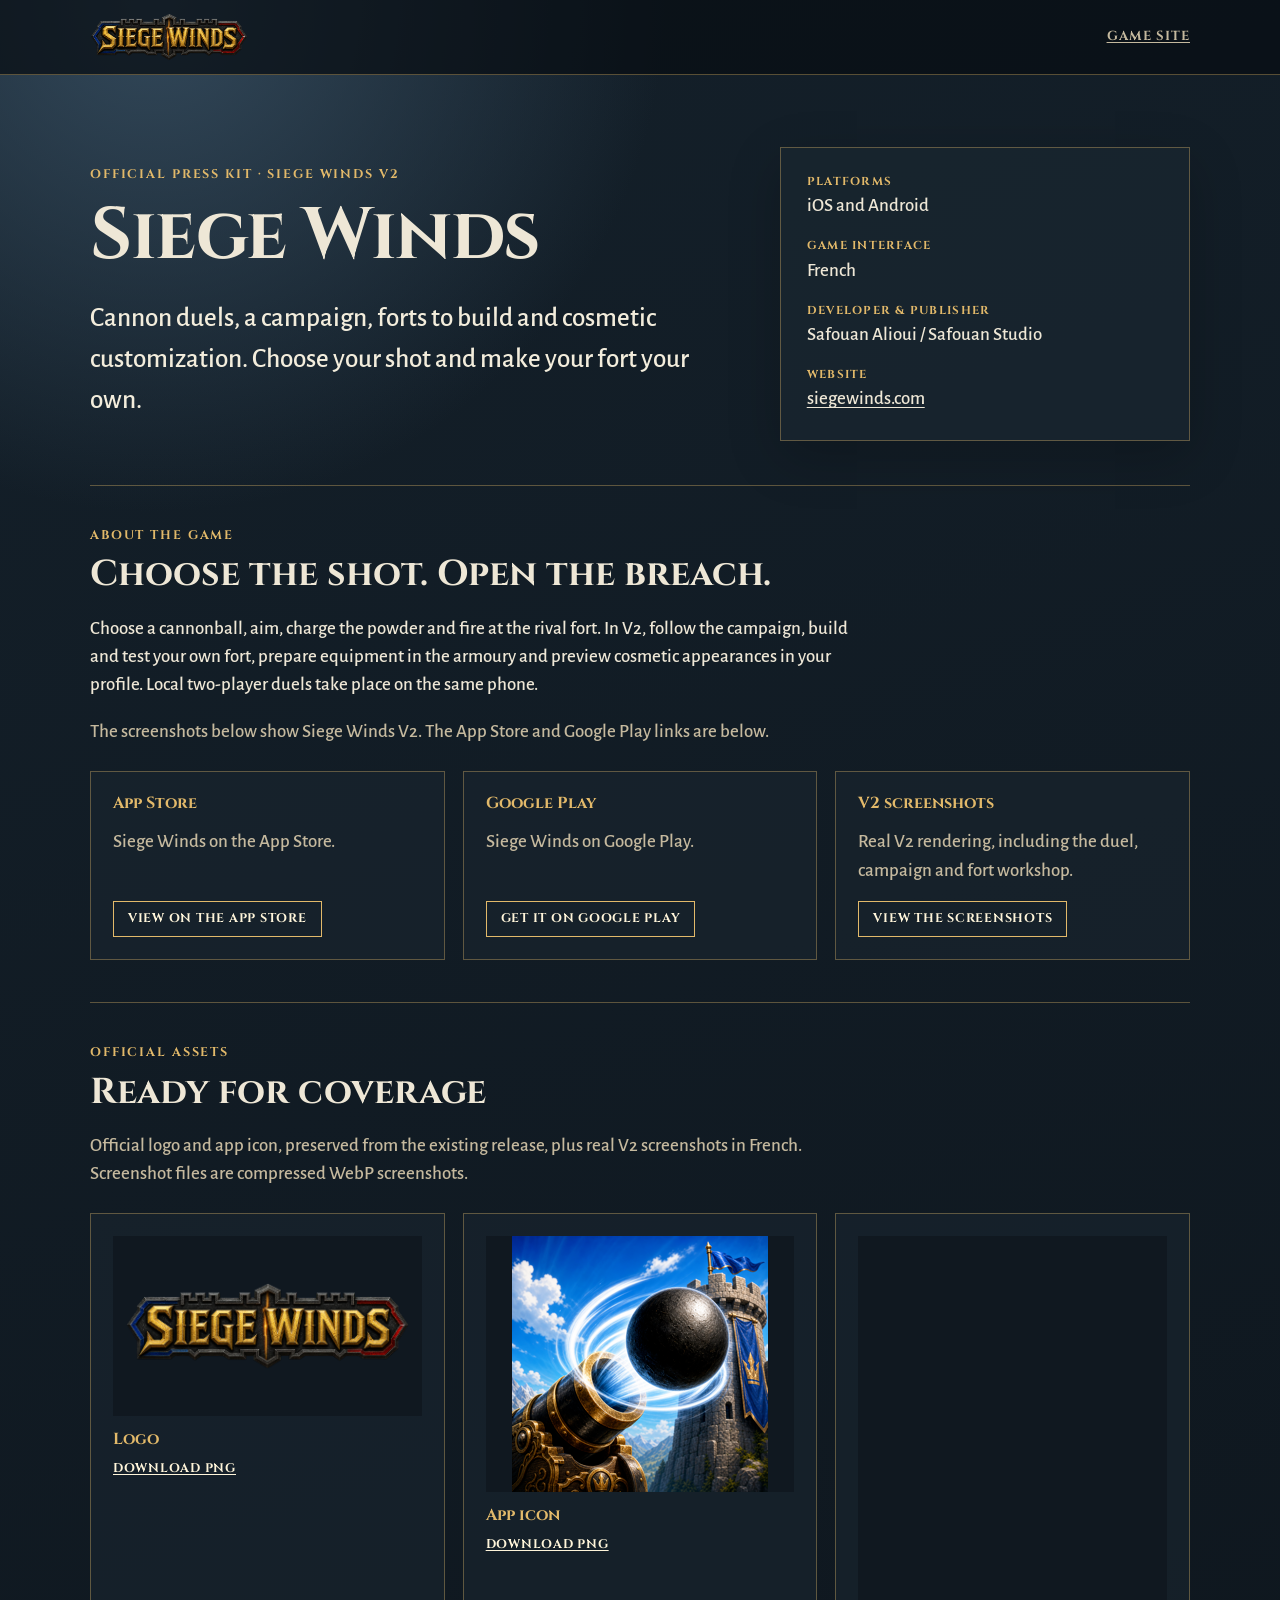
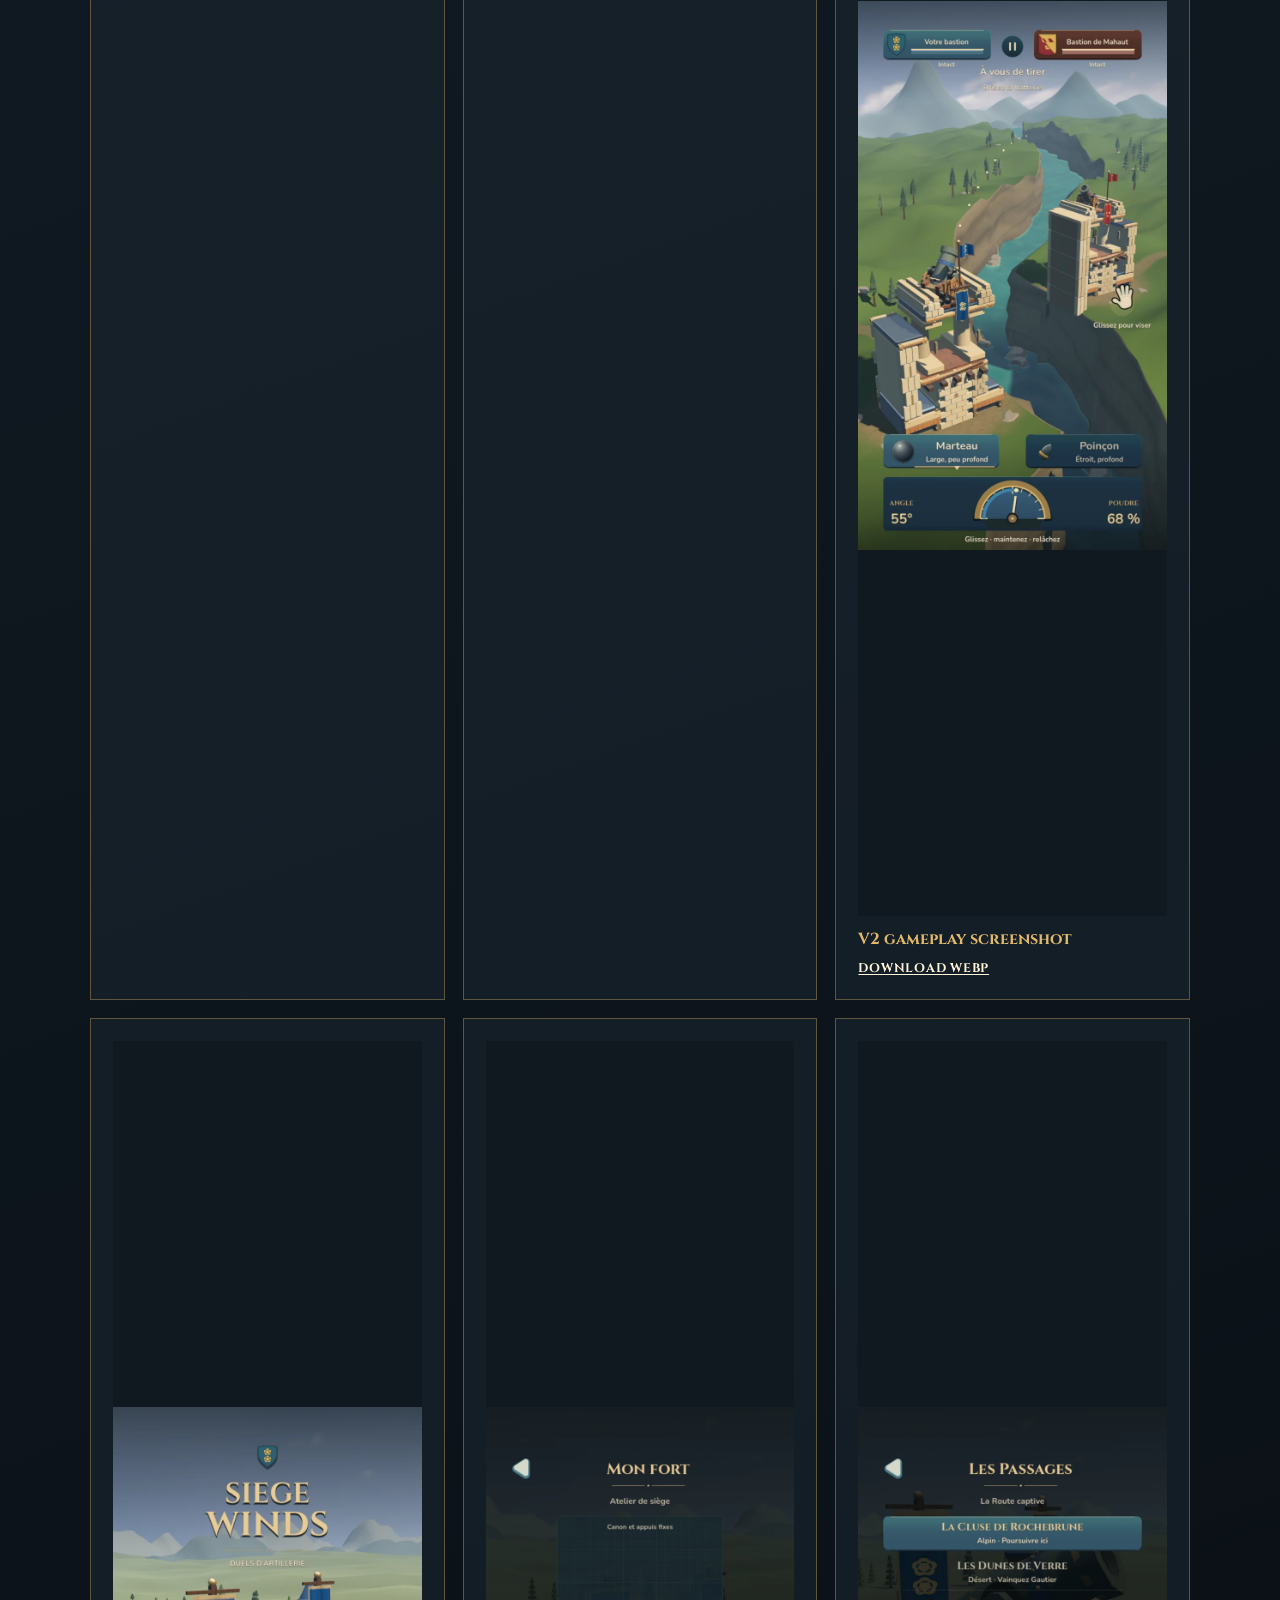
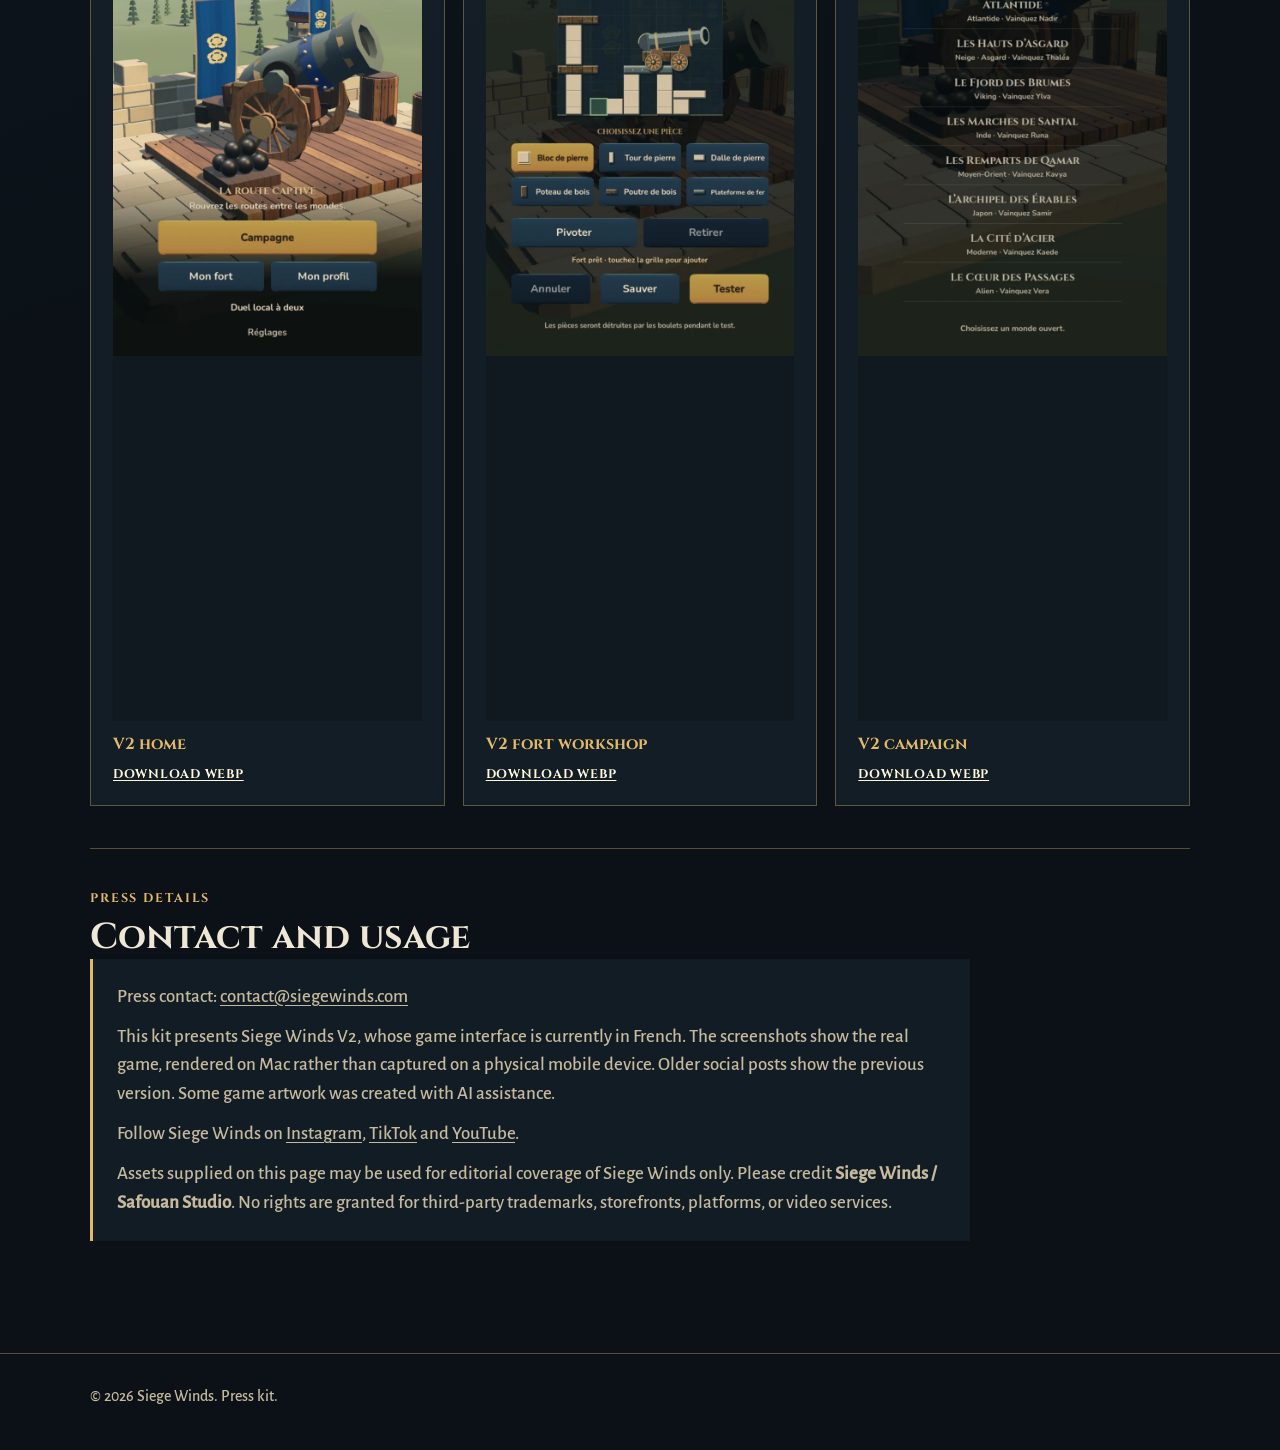
<file: press.html>
<!doctype html>
<html lang="en">
<head>
  <meta charset="utf-8">
  <meta name="viewport" content="width=device-width, initial-scale=1">
  <meta name="description" content="Official Siege Winds V2 press kit: real gameplay, campaign, fort building and cosmetic customization. Game interface currently in French.">
  <link rel="canonical" href="https://siegewinds.com/press.html">
  <title>Siege Winds — Press kit</title>
  <style>
    @font-face { font-family: "Cinzel"; src: url("assets/fonts/cinzel-bold.woff2") format("woff2"); font-display: swap; }
    @font-face { font-family: "Alegreya Sans"; src: url("assets/fonts/alegreya-sans-medium.woff2") format("woff2"); font-display: swap; }
    :root { color-scheme: dark; --ink: #eee7d6; --muted: #c5b99e; --gold: #e2b96a; --line: rgba(226,185,106,.36); --night: #101821; --stone: #1d2b36; }
    * { box-sizing: border-box; }
    body { margin: 0; min-width: 320px; background: radial-gradient(circle at 12% 0%, #33495b 0, transparent 32rem), linear-gradient(160deg, #14202a, #0b1117 72%); color: var(--ink); font: 400 1.18rem/1.5 "Alegreya Sans", Georgia, serif; }
    a { color: inherit; text-underline-offset: .18em; }
    a:focus-visible { outline: 3px solid #fff; outline-offset: 4px; }
    .wrap { width: min(1100px, calc(100% - 40px)); margin: auto; }
    header { border-bottom: 1px solid var(--line); background: rgba(8,13,18,.72); }
    .masthead { min-height: 74px; display: flex; align-items: center; justify-content: space-between; gap: 22px; }
    .brand { display: inline-flex; align-items: center; text-decoration: none; }
    .brand img { display: block; width: 158px; height: auto; }
    .home { color: var(--muted); font: 600 .82rem/1 "Cinzel", serif; letter-spacing: .08em; text-transform: uppercase; }
    .hero { padding: 72px 0 44px; display: grid; grid-template-columns: minmax(0, 1.22fr) minmax(260px, .78fr); gap: 48px; align-items: center; }
    .eyebrow { margin: 0 0 10px; color: var(--gold); font: 600 .78rem/1.3 "Cinzel", serif; letter-spacing: .15em; text-transform: uppercase; }
    h1, h2, h3 { font-family: "Cinzel", Georgia, serif; font-weight: 400; line-height: 1.16; }
    h1 { max-width: 720px; margin: 0; font-size: clamp(2.25rem, 6vw, 4.55rem); letter-spacing: -.02em; }
    h2 { margin: 0; font-size: clamp(1.55rem, 3vw, 2.25rem); }
    h3 { margin: 0; font-size: 1rem; color: var(--gold); }
    .lead { max-width: 690px; margin: 20px 0 0; font-size: clamp(1.3rem, 2.4vw, 1.7rem); color: #f3eddc; }
    .quick-facts { margin: 0; padding: 26px; display: grid; gap: 18px; border: 1px solid var(--line); background: rgba(25,38,48,.74); box-shadow: 0 16px 50px rgba(0,0,0,.2); }
    .quick-facts div { display: grid; gap: 2px; }
    dt { color: var(--gold); font: 600 .72rem/1.4 "Cinzel", serif; letter-spacing: .11em; text-transform: uppercase; }
    dd { margin: 0; color: var(--ink); }
    main { padding-bottom: 70px; }
    .section { padding: 42px 0; border-top: 1px solid var(--line); }
    .section-intro { max-width: 760px; }
    .section-intro p:last-child { color: var(--muted); }
    .link-grid, .asset-grid { display: grid; grid-template-columns: repeat(3, 1fr); gap: 18px; margin-top: 24px; }
    .link-card, .asset-card { min-width: 0; padding: 22px; border: 1px solid var(--line); background: rgba(25,38,48,.6); }
    .link-card { display: flex; flex-direction: column; align-items: flex-start; gap: 16px; }
    .link-card p, .asset-card p { margin: 0; color: var(--muted); }
    .button { display: inline-block; margin-top: auto; padding: 11px 14px; border: 1px solid var(--gold); color: #fff5da; font: 600 .78rem/1 "Cinzel", serif; letter-spacing: .06em; text-decoration: none; text-transform: uppercase; }
    .button:hover { background: rgba(226,185,106,.14); }
    .asset-card { display: flex; flex-direction: column; gap: 14px; }
    .asset-card img { display: block; width: 100%; aspect-ratio: 5 / 6; object-fit: contain; background: #101820; }
    .asset-card--logo img { aspect-ratio: 5 / 3; padding: 12px; }
    .asset-card--screen img { aspect-ratio: 9 / 16; object-fit: contain; }
    .asset-card a { color: #fff5da; font: 600 .78rem/1.2 "Cinzel", serif; letter-spacing: .06em; text-transform: uppercase; }
    .notice { max-width: 880px; padding: 24px; border-left: 3px solid var(--gold); background: rgba(25,38,48,.53); color: var(--muted); }
    .notice p { margin: 0; }
    .notice p + p { margin-top: 12px; }
    footer { padding: 30px 0 42px; border-top: 1px solid var(--line); color: var(--muted); font-size: 1rem; }
    footer p { margin: 0; }
    @media (max-width: 760px) {
      .wrap { width: min(100% - 28px, 620px); }
      .masthead { min-height: 64px; }
      .brand img { width: 132px; }
      .home { font-size: .69rem; }
      .hero { padding: 48px 0 34px; grid-template-columns: 1fr; gap: 28px; }
      .section { padding: 34px 0; }
      .link-grid, .asset-grid { grid-template-columns: 1fr; }
      .asset-card img { max-height: 430px; }
    }
  </style>
</head>
<body>
  <header>
    <div class="wrap masthead">
      <a class="brand" href="index.html" aria-label="Siege Winds home"><img src="assets/images/siege-winds-logo.png" width="560" height="180" alt="Siege Winds"></a>
      <a class="home" href="index.html">Game site</a>
    </div>
  </header>

  <main class="wrap">
    <section class="hero" aria-labelledby="page-title">
      <div>
        <p class="eyebrow">Official press kit · Siege Winds V2</p>
        <h1 id="page-title">Siege Winds</h1>
        <p class="lead">Cannon duels, a campaign, forts to build and cosmetic customization. Choose your shot and make your fort your own.</p>
      </div>
      <dl class="quick-facts">
        <div><dt>Platforms</dt><dd>iOS and Android</dd></div>
        <div><dt>Game interface</dt><dd>French</dd></div>
        <div><dt>Developer &amp; publisher</dt><dd>Safouan Alioui / Safouan Studio</dd></div>
        <div><dt>Website</dt><dd><a href="https://siegewinds.com/">siegewinds.com</a></dd></div>
      </dl>
    </section>

    <section class="section" aria-labelledby="about-title">
      <div class="section-intro">
        <p class="eyebrow">About the game</p>
        <h2 id="about-title">Choose the shot. Open the breach.</h2>
        <p>Choose a cannonball, aim, charge the powder and fire at the rival fort. In V2, follow the campaign, build and test your own fort, prepare equipment in the armoury and preview cosmetic appearances in your profile. Local two-player duels take place on the same phone.</p>
        <p>The screenshots below show Siege Winds V2. The App Store and Google Play links are below.</p>
      </div>
      <div class="link-grid">
        <article class="link-card">
          <h3>App Store</h3>
          <p>Siege Winds on the App Store.</p>
          <a class="button" href="https://apps.apple.com/app/siege-winds/id6785037486">View on the App Store</a>
        </article>
        <article class="link-card">
          <h3>Google Play</h3>
          <p>Siege Winds on Google Play.</p>
          <a class="button" href="https://play.google.com/store/apps/details?id=com.siegewinds.game">Get it on Google Play</a>
        </article>
        <article class="link-card">
          <h3>V2 screenshots</h3>
          <p>Real V2 rendering, including the duel, campaign and fort workshop.</p>
          <a class="button" href="#assets-title">View the screenshots</a>
        </article>
      </div>
    </section>

    <section class="section" aria-labelledby="assets-title">
      <div class="section-intro">
        <p class="eyebrow">Official assets</p>
        <h2 id="assets-title">Ready for coverage</h2>
        <p>Official logo and app icon, preserved from the existing release, plus real V2 screenshots in French. Screenshot files are compressed WebP screenshots.</p>
      </div>
      <div class="asset-grid">
        <article class="asset-card asset-card--logo">
          <img src="assets/images/siege-winds-logo.png" width="560" height="180" alt="Siege Winds logo">
          <h3>Logo</h3>
          <a href="assets/images/siege-winds-logo.png" download>Download PNG</a>
        </article>
        <article class="asset-card">
          <img src="assets/images/app-icon-256.png" width="256" height="256" alt="Siege Winds app icon">
          <h3>App icon</h3>
          <a href="assets/images/app-icon-256.png" download>Download PNG</a>
        </article>
        <article class="asset-card asset-card--screen">
          <img src="assets/images/v2/v2-02-duel.webp" width="720" height="1280" alt="Actual Siege Winds V2 duel in French with aiming and powder controls">
          <h3>V2 gameplay screenshot</h3>
          <a href="assets/images/v2/v2-02-duel.webp" download>Download WebP</a>
        </article>
        <article class="asset-card asset-card--screen">
          <img src="assets/images/v2/v2-01-accueil.webp" width="720" height="1280" alt="Actual Siege Winds V2 home screen in French">
          <h3>V2 home</h3>
          <a href="assets/images/v2/v2-01-accueil.webp" download>Download WebP</a>
        </article>
        <article class="asset-card asset-card--screen">
          <img src="assets/images/v2/v2-04-atelier-fort.webp" width="720" height="1280" alt="Actual V2 fort workshop and construction pieces">
          <h3>V2 fort workshop</h3>
          <a href="assets/images/v2/v2-04-atelier-fort.webp" download>Download WebP</a>
        </article>
        <article class="asset-card asset-card--screen">
          <img src="assets/images/v2/v2-05-mondes.webp" width="720" height="1280" alt="Actual V2 campaign world selection in French">
          <h3>V2 campaign</h3>
          <a href="assets/images/v2/v2-05-mondes.webp" download>Download WebP</a>
        </article>
      </div>
    </section>

    <section class="section" aria-labelledby="details-title">
      <div class="section-intro">
        <p class="eyebrow">Press details</p>
        <h2 id="details-title">Contact and usage</h2>
      </div>
      <div class="notice">
        <p>Press contact: <a href="mailto:contact@siegewinds.com">contact@siegewinds.com</a></p>
        <p>This kit presents Siege Winds V2, whose game interface is currently in French. The screenshots show the real game, rendered on Mac rather than captured on a physical mobile device. Older social posts show the previous version. Some game artwork was created with AI assistance.</p>
        <p>Follow Siege Winds on <a href="https://www.instagram.com/siegewinds.game/">Instagram</a>, <a href="https://www.tiktok.com/@siegewinds">TikTok</a> and <a href="https://www.youtube.com/@siegewinds">YouTube</a>.</p>
        <p>Assets supplied on this page may be used for editorial coverage of Siege Winds only. Please credit <strong>Siege Winds / Safouan Studio</strong>. No rights are granted for third-party trademarks, storefronts, platforms, or video services.</p>
      </div>
    </section>
  </main>

  <footer>
    <div class="wrap"><p>© 2026 Siege Winds. Press kit.</p></div>
  </footer>
</body>
</html>
</file>
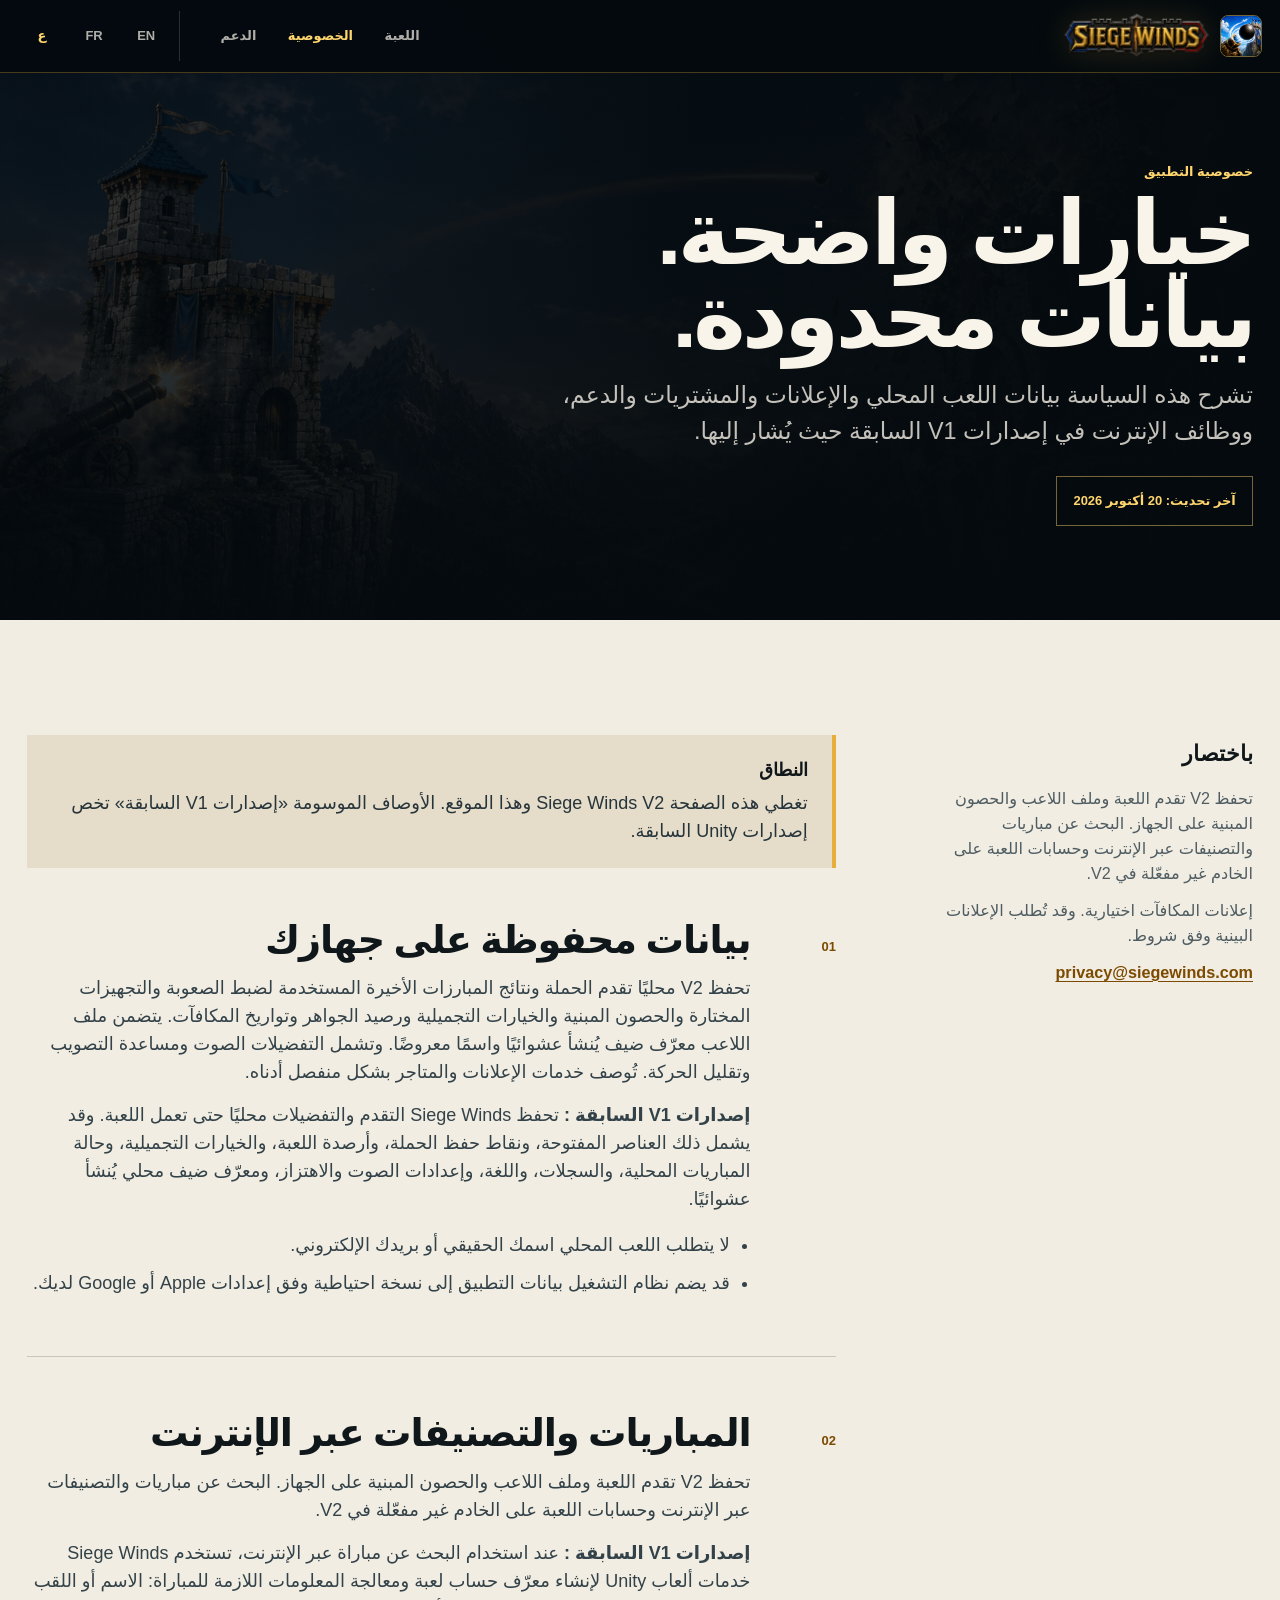
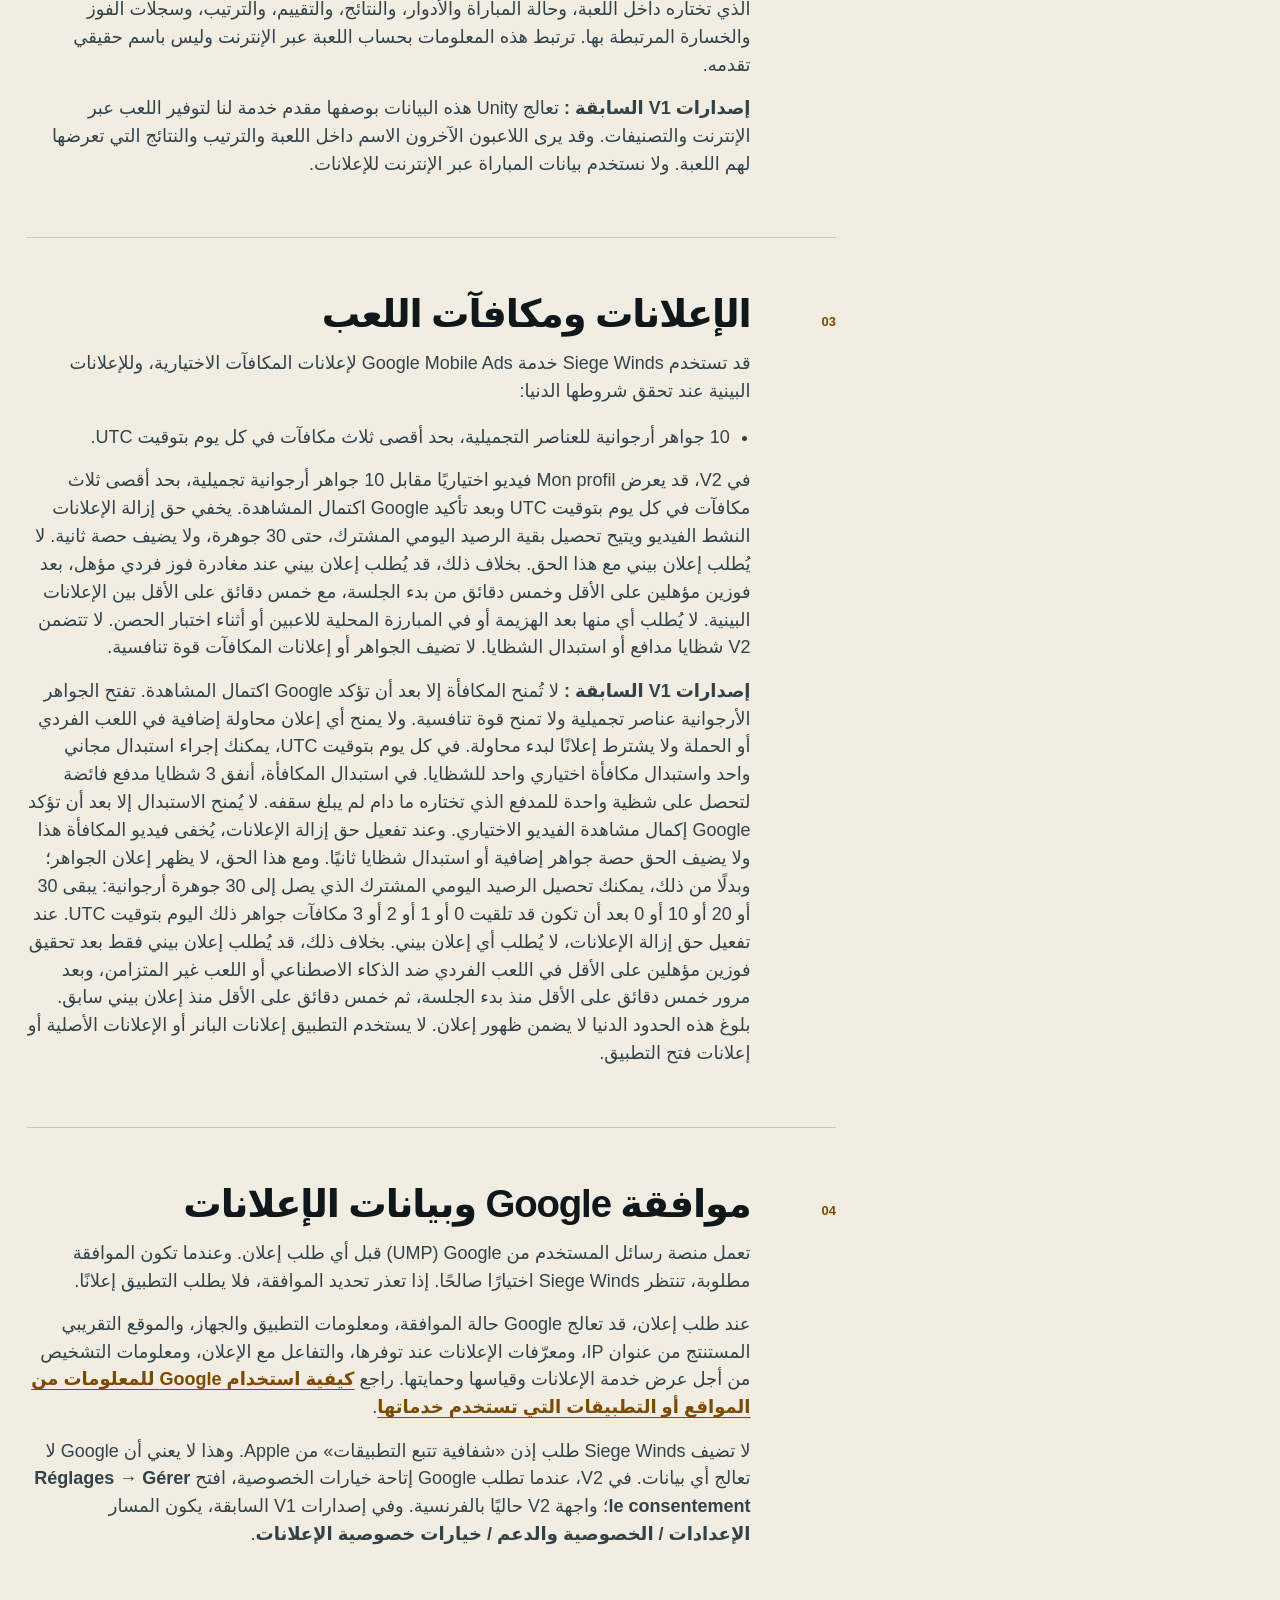
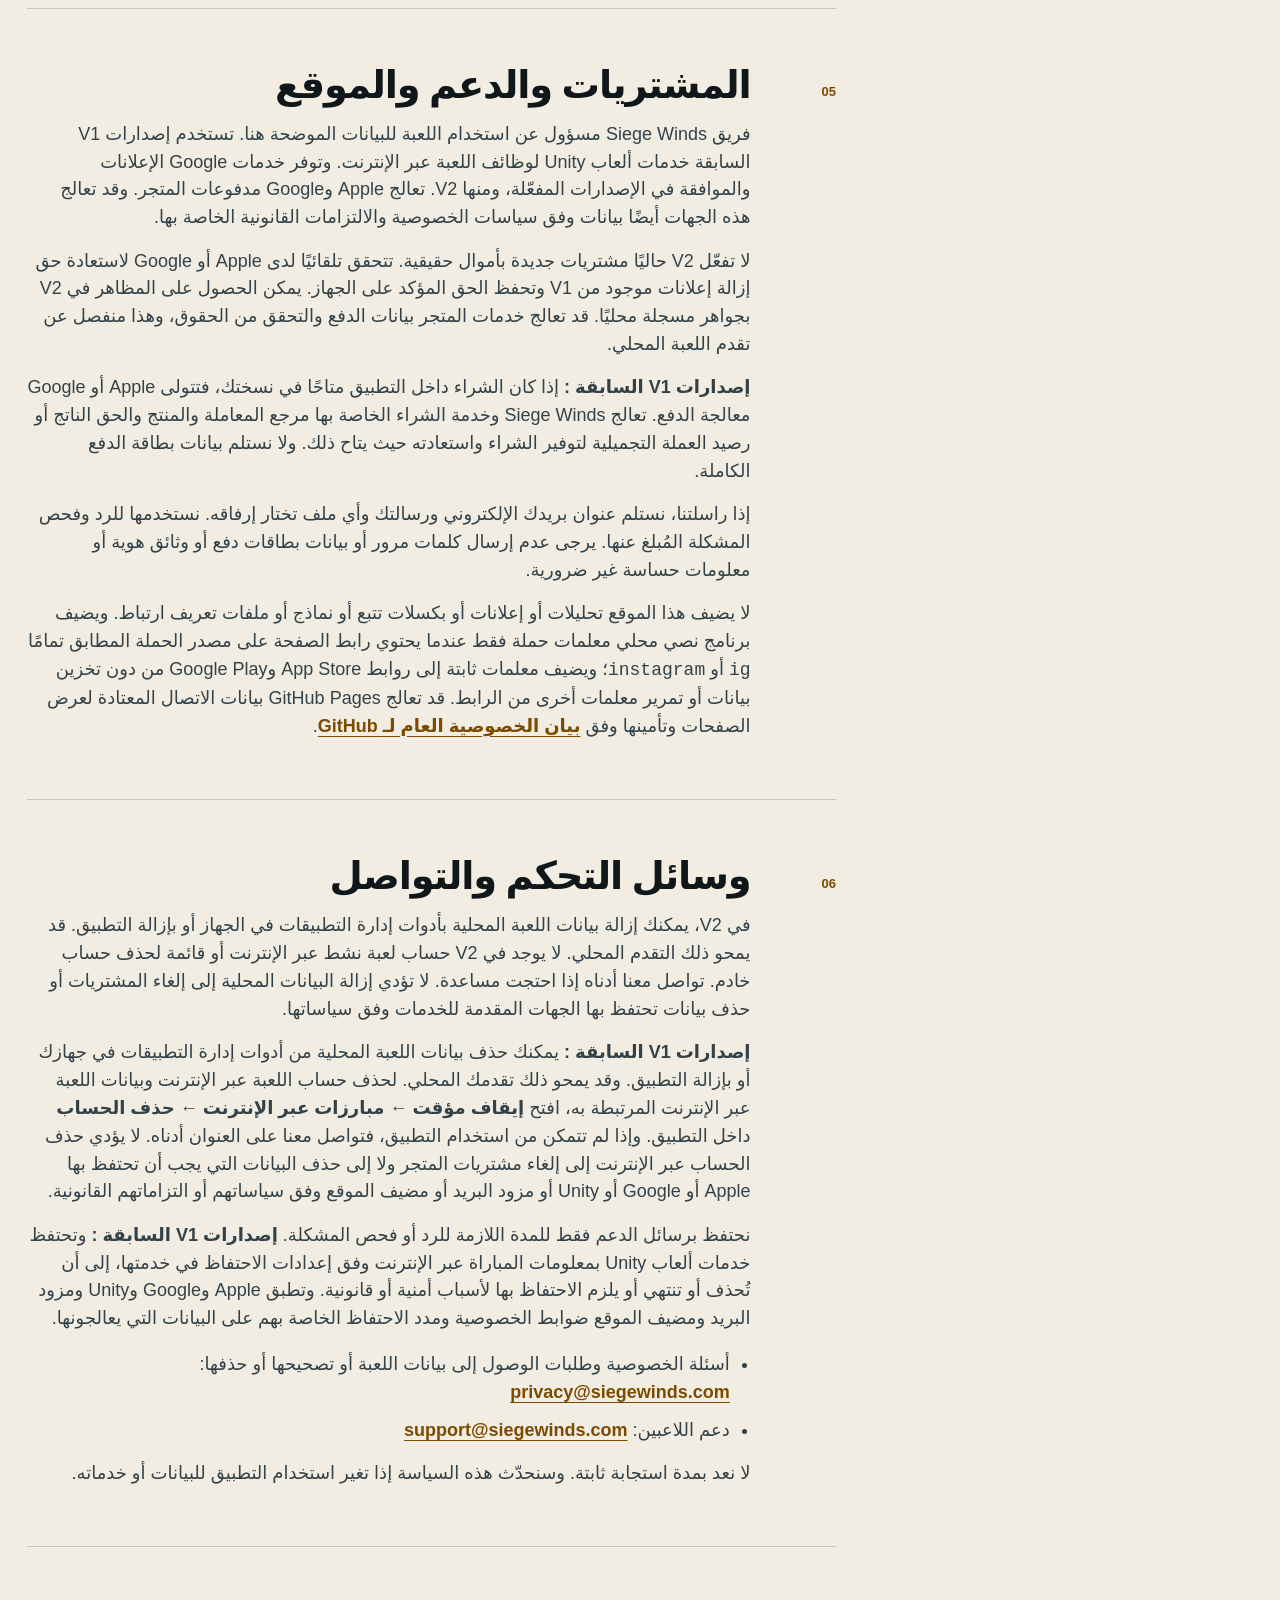
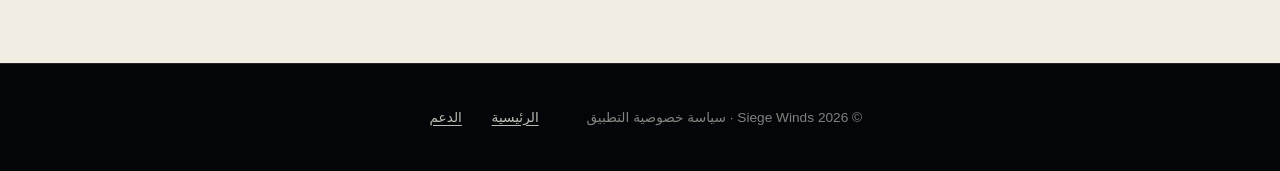
<file: privacy-ar.html>
<!DOCTYPE html>
<!-- سياسة خصوصية عامة لتطبيق الهاتف. مسار النشر: privacy-ar.html. -->
<html lang="ar" dir="rtl">
<head>
  <meta charset="utf-8">
  <meta name="viewport" content="width=device-width, initial-scale=1">
  <meta name="robots" content="noindex, nofollow, noarchive">
  <meta name="description" content="سياسة خصوصية لعبة Siege Winds وإعلانات المكافآت الاختيارية والإعلانات البينية المشروطة فيها.">
  <link rel="canonical" href="https://siegewinds.com/privacy-ar.html">
  <link rel="alternate" hreflang="en" href="https://siegewinds.com/privacy.html">
  <link rel="alternate" hreflang="fr" href="https://siegewinds.com/privacy-fr.html">
  <link rel="alternate" hreflang="ar" href="https://siegewinds.com/privacy-ar.html">
  <link rel="icon" href="assets/images/app-icon-256.png" type="image/png">
  <link rel="stylesheet" href="public-info.css">
  <title>سياسة الخصوصية | Siege Winds</title>
</head>
<body>
  <a class="skip-link" href="#main-content">الانتقال إلى سياسة الخصوصية</a>

  <header class="info-header">
    <div class="info-header__inner">
      <a class="info-brand" href="ar.html" aria-label="الصفحة الرئيسية لـ Siege Winds">
        <img class="info-brand__mark" src="assets/images/app-icon-256.png" width="256" height="256" alt="">
        <img class="info-brand__wordmark" src="assets/images/siege-winds-logo.png" width="1200" height="371" alt="">
      </a>
      <nav class="info-nav" aria-label="معلومات">
        <a href="ar.html">اللعبة</a>
        <a href="privacy-ar.html" aria-current="page">الخصوصية</a>
        <a href="support-ar.html">الدعم</a>
      </nav>
      <nav class="info-languages" aria-label="اللغة">
        <a href="privacy.html" lang="en">EN</a>
        <a href="privacy-fr.html" lang="fr">FR</a>
        <a href="privacy-ar.html" lang="ar" aria-current="page">ع</a>
      </nav>
    </div>
  </header>

  <main id="main-content">
    <section class="info-hero" aria-labelledby="page-title">
      <img src="assets/images/hero-siege-impact-wide.webp" srcset="assets/images/hero-siege-impact-info-mobile.webp 820w, assets/images/hero-siege-impact-wide.webp 1672w" sizes="100vw" width="1672" height="941" fetchpriority="high" alt="" aria-hidden="true">
      <div class="info-hero__inner">
        <p class="info-kicker">خصوصية التطبيق</p>
        <h1 id="page-title">خيارات واضحة. بيانات محدودة.</h1>
        <p class="info-hero__lead">تشرح هذه السياسة بيانات اللعب المحلي والإعلانات والمشتريات والدعم، ووظائف الإنترنت في إصدارات V1 السابقة حيث يُشار إليها.</p>
        <p class="info-meta">آخر تحديث: 20 أكتوبر 2026</p>
      </div>
    </section>

    <div class="info-layout">
      <aside class="info-rail" aria-label="ملخص سياسة الخصوصية">
        <strong>باختصار</strong>
        <p>تحفظ V2 تقدم اللعبة وملف اللاعب والحصون المبنية على الجهاز. البحث عن مباريات والتصنيفات عبر الإنترنت وحسابات اللعبة على الخادم غير مفعّلة في V2.</p>
        <p>إعلانات المكافآت اختيارية. وقد تُطلب الإعلانات البينية وفق شروط.</p>
        <p><a href="mailto:privacy@siegewinds.com">privacy@siegewinds.com</a></p>
      </aside>

      <article class="info-article">
        <div class="scope-note">
          <strong>النطاق</strong>
          تغطي هذه الصفحة Siege Winds V2 وهذا الموقع. الأوصاف الموسومة «إصدارات V1 السابقة» تخص إصدارات Unity السابقة.
        </div>

        <section class="info-section" aria-labelledby="local-data-title">
          <p class="section-number" aria-hidden="true">01</p>
          <div>
            <h2 id="local-data-title">بيانات محفوظة على جهازك</h2>
            <p>تحفظ V2 محليًا تقدم الحملة ونتائج المبارزات الأخيرة المستخدمة لضبط الصعوبة والتجهيزات المختارة والحصون المبنية والخيارات التجميلية ورصيد الجواهر وتواريخ المكافآت. يتضمن ملف اللاعب معرّف ضيف يُنشأ عشوائيًا واسمًا معروضًا. وتشمل التفضيلات الصوت ومساعدة التصويب وتقليل الحركة. تُوصف خدمات الإعلانات والمتاجر بشكل منفصل أدناه.</p>
            <p><strong>إصدارات V1 السابقة :</strong> تحفظ Siege Winds التقدم والتفضيلات محليًا حتى تعمل اللعبة. وقد يشمل ذلك العناصر المفتوحة، ونقاط حفظ الحملة، وأرصدة اللعبة، والخيارات التجميلية، وحالة المباريات المحلية، والسجلات، واللغة، وإعدادات الصوت والاهتزاز، ومعرّف ضيف محلي يُنشأ عشوائيًا.</p>
            <ul>
              <li>لا يتطلب اللعب المحلي اسمك الحقيقي أو بريدك الإلكتروني.</li>
              <li>قد يضم نظام التشغيل بيانات التطبيق إلى نسخة احتياطية وفق إعدادات Apple أو Google لديك.</li>
            </ul>
          </div>
        </section>

        <section class="info-section" aria-labelledby="online-title">
          <p class="section-number" aria-hidden="true">02</p>
          <div>
            <h2 id="online-title">المباريات والتصنيفات عبر الإنترنت</h2>
            <p>تحفظ V2 تقدم اللعبة وملف اللاعب والحصون المبنية على الجهاز. البحث عن مباريات والتصنيفات عبر الإنترنت وحسابات اللعبة على الخادم غير مفعّلة في V2.</p>
            <p><strong>إصدارات V1 السابقة :</strong> عند استخدام البحث عن مباراة عبر الإنترنت، تستخدم Siege Winds خدمات ألعاب Unity لإنشاء معرّف حساب لعبة ومعالجة المعلومات اللازمة للمباراة: الاسم أو اللقب الذي تختاره داخل اللعبة، وحالة المباراة والأدوار، والنتائج، والتقييم، والترتيب، وسجلات الفوز والخسارة المرتبطة بها. ترتبط هذه المعلومات بحساب اللعبة عبر الإنترنت وليس باسم حقيقي تقدمه.</p>
            <p><strong>إصدارات V1 السابقة :</strong> تعالج Unity هذه البيانات بوصفها مقدم خدمة لنا لتوفير اللعب عبر الإنترنت والتصنيفات. وقد يرى اللاعبون الآخرون الاسم داخل اللعبة والترتيب والنتائج التي تعرضها لهم اللعبة. ولا نستخدم بيانات المباراة عبر الإنترنت للإعلانات.</p>
          </div>
        </section>

        <section class="info-section" aria-labelledby="rewarded-ads-title">
          <p class="section-number" aria-hidden="true">03</p>
          <div>
            <h2 id="rewarded-ads-title">الإعلانات ومكافآت اللعب</h2>
            <p>قد تستخدم Siege Winds خدمة Google Mobile Ads لإعلانات المكافآت الاختيارية، وللإعلانات البينية عند تحقق شروطها الدنيا:</p>
            <ul>
              <li>10 جواهر أرجوانية للعناصر التجميلية، بحد أقصى ثلاث مكافآت في كل يوم بتوقيت UTC.</li>
            </ul>
            <p>في V2، قد يعرض Mon profil فيديو اختياريًا مقابل 10 جواهر أرجوانية تجميلية، بحد أقصى ثلاث مكافآت في كل يوم بتوقيت UTC وبعد تأكيد Google اكتمال المشاهدة. يخفي حق إزالة الإعلانات النشط الفيديو ويتيح تحصيل بقية الرصيد اليومي المشترك، حتى 30 جوهرة، ولا يضيف حصة ثانية. لا يُطلب إعلان بيني مع هذا الحق. بخلاف ذلك، قد يُطلب إعلان بيني عند مغادرة فوز فردي مؤهل، بعد فوزين مؤهلين على الأقل وخمس دقائق من بدء الجلسة، مع خمس دقائق على الأقل بين الإعلانات البينية. لا يُطلب أي منها بعد الهزيمة أو في المبارزة المحلية للاعبين أو أثناء اختبار الحصن. لا تتضمن V2 شظايا مدافع أو استبدال الشظايا. لا تضيف الجواهر أو إعلانات المكافآت قوة تنافسية.</p>
            <p><strong>إصدارات V1 السابقة :</strong> لا تُمنح المكافأة إلا بعد أن تؤكد Google اكتمال المشاهدة. تفتح الجواهر الأرجوانية عناصر تجميلية ولا تمنح قوة تنافسية. ولا يمنح أي إعلان محاولة إضافية في اللعب الفردي أو الحملة ولا يشترط إعلانًا لبدء محاولة. في كل يوم بتوقيت UTC، يمكنك إجراء استبدال مجاني واحد واستبدال مكافأة اختياري واحد للشظايا. في استبدال المكافأة، أنفق 3 شظايا مدفع فائضة لتحصل على شظية واحدة للمدفع الذي تختاره ما دام لم يبلغ سقفه. لا يُمنح الاستبدال إلا بعد أن تؤكد Google إكمال مشاهدة الفيديو الاختياري. وعند تفعيل حق إزالة الإعلانات، يُخفى فيديو المكافأة هذا ولا يضيف الحق حصة جواهر إضافية أو استبدال شظايا ثانيًا. ومع هذا الحق، لا يظهر إعلان الجواهر؛ وبدلًا من ذلك، يمكنك تحصيل الرصيد اليومي المشترك الذي يصل إلى 30 جوهرة أرجوانية: يبقى 30 أو 20 أو 10 أو 0 بعد أن تكون قد تلقيت 0 أو 1 أو 2 أو 3 مكافآت جواهر ذلك اليوم بتوقيت UTC. عند تفعيل حق إزالة الإعلانات، لا يُطلب أي إعلان بيني. بخلاف ذلك، قد يُطلب إعلان بيني فقط بعد تحقيق فوزين مؤهلين على الأقل في اللعب الفردي ضد الذكاء الاصطناعي أو اللعب غير المتزامن، وبعد مرور خمس دقائق على الأقل منذ بدء الجلسة، ثم خمس دقائق على الأقل منذ إعلان بيني سابق. بلوغ هذه الحدود الدنيا لا يضمن ظهور إعلان. لا يستخدم التطبيق إعلانات البانر أو الإعلانات الأصلية أو إعلانات فتح التطبيق.</p>
          </div>
        </section>

        <section class="info-section" id="your-choices" aria-labelledby="google-consent-title">
          <p class="section-number" aria-hidden="true">04</p>
          <div>
            <h2 id="google-consent-title">موافقة Google وبيانات الإعلانات</h2>
            <p>تعمل منصة رسائل المستخدم من Google ‏(UMP) قبل أي طلب إعلان. وعندما تكون الموافقة مطلوبة، تنتظر Siege Winds اختيارًا صالحًا. إذا تعذر تحديد الموافقة، فلا يطلب التطبيق إعلانًا.</p>
            <p>عند طلب إعلان، قد تعالج Google حالة الموافقة، ومعلومات التطبيق والجهاز، والموقع التقريبي المستنتج من عنوان IP، ومعرّفات الإعلانات عند توفرها، والتفاعل مع الإعلان، ومعلومات التشخيص من أجل عرض خدمة الإعلانات وقياسها وحمايتها. راجع <a href="https://policies.google.com/technologies/partner-sites?hl=ar">كيفية استخدام Google للمعلومات من المواقع أو التطبيقات التي تستخدم خدماتها</a>.</p>
            <p>لا تضيف Siege Winds طلب إذن «شفافية تتبع التطبيقات» من Apple. وهذا لا يعني أن Google لا تعالج أي بيانات. في V2، عندما تطلب Google إتاحة خيارات الخصوصية، افتح <strong><bdi dir="ltr">Réglages → Gérer le consentement</bdi></strong>؛ واجهة V2 حاليًا بالفرنسية. وفي إصدارات V1 السابقة، يكون المسار <strong>الإعدادات / الخصوصية والدعم / خيارات خصوصية الإعلانات</strong>.</p>
          </div>
        </section>

        <section class="info-section" aria-labelledby="other-services-title">
          <p class="section-number" aria-hidden="true">05</p>
          <div>
            <h2 id="other-services-title">المشتريات والدعم والموقع</h2>
            <p>فريق Siege Winds مسؤول عن استخدام اللعبة للبيانات الموضحة هنا. تستخدم إصدارات V1 السابقة خدمات ألعاب Unity لوظائف اللعبة عبر الإنترنت. وتوفر خدمات Google الإعلانات والموافقة في الإصدارات المفعّلة، ومنها V2. تعالج Apple وGoogle مدفوعات المتجر. وقد تعالج هذه الجهات أيضًا بيانات وفق سياسات الخصوصية والالتزامات القانونية الخاصة بها.</p>
            <p>لا تفعّل V2 حاليًا مشتريات جديدة بأموال حقيقية. تتحقق تلقائيًا لدى Apple أو Google لاستعادة حق إزالة إعلانات موجود من V1 وتحفظ الحق المؤكد على الجهاز. يمكن الحصول على المظاهر في V2 بجواهر مسجلة محليًا. قد تعالج خدمات المتجر بيانات الدفع والتحقق من الحقوق، وهذا منفصل عن تقدم اللعبة المحلي.</p>
            <p><strong>إصدارات V1 السابقة :</strong> إذا كان الشراء داخل التطبيق متاحًا في نسختك، فتتولى Apple أو Google معالجة الدفع. تعالج Siege Winds وخدمة الشراء الخاصة بها مرجع المعاملة والمنتج والحق الناتج أو رصيد العملة التجميلية لتوفير الشراء واستعادته حيث يتاح ذلك. ولا نستلم بيانات بطاقة الدفع الكاملة.</p>
            <p>إذا راسلتنا، نستلم عنوان بريدك الإلكتروني ورسالتك وأي ملف تختار إرفاقه. نستخدمها للرد وفحص المشكلة المُبلغ عنها. يرجى عدم إرسال كلمات مرور أو بيانات بطاقات دفع أو وثائق هوية أو معلومات حساسة غير ضرورية.</p>
            <p>لا يضيف هذا الموقع تحليلات أو إعلانات أو بكسلات تتبع أو نماذج أو ملفات تعريف ارتباط. ويضيف برنامج نصي محلي معلمات حملة فقط عندما يحتوي رابط الصفحة على مصدر الحملة المطابق تمامًا <code>ig</code> أو <code>instagram</code>؛ ويضيف معلمات ثابتة إلى روابط App Store وGoogle Play من دون تخزين بيانات أو تمرير معلمات أخرى من الرابط. قد تعالج GitHub Pages بيانات الاتصال المعتادة لعرض الصفحات وتأمينها وفق <a href="https://docs.github.com/en/site-policy/privacy-policies/github-general-privacy-statement">بيان الخصوصية العام لـ GitHub</a>.</p>
          </div>
        </section>

        <section class="info-section" aria-labelledby="controls-title">
          <p class="section-number" aria-hidden="true">06</p>
          <div>
            <h2 id="controls-title">وسائل التحكم والتواصل</h2>
            <p>في V2، يمكنك إزالة بيانات اللعبة المحلية بأدوات إدارة التطبيقات في الجهاز أو بإزالة التطبيق. قد يمحو ذلك التقدم المحلي. لا يوجد في V2 حساب لعبة نشط عبر الإنترنت أو قائمة لحذف حساب خادم. تواصل معنا أدناه إذا احتجت مساعدة. لا تؤدي إزالة البيانات المحلية إلى إلغاء المشتريات أو حذف بيانات تحتفظ بها الجهات المقدمة للخدمات وفق سياساتها.</p>
            <p><strong>إصدارات V1 السابقة :</strong> يمكنك حذف بيانات اللعبة المحلية من أدوات إدارة التطبيقات في جهازك أو بإزالة التطبيق. وقد يمحو ذلك تقدمك المحلي. لحذف حساب اللعبة عبر الإنترنت وبيانات اللعبة عبر الإنترنت المرتبطة به، افتح <strong>إيقاف مؤقت ← مبارزات عبر الإنترنت ← حذف الحساب</strong> داخل التطبيق. وإذا لم تتمكن من استخدام التطبيق، فتواصل معنا على العنوان أدناه. لا يؤدي حذف الحساب عبر الإنترنت إلى إلغاء مشتريات المتجر ولا إلى حذف البيانات التي يجب أن تحتفظ بها Apple أو Google أو Unity أو مزود البريد أو مضيف الموقع وفق سياساتهم أو التزاماتهم القانونية.</p>
            <p>نحتفظ برسائل الدعم فقط للمدة اللازمة للرد أو فحص المشكلة. <strong>إصدارات V1 السابقة :</strong> وتحتفظ خدمات ألعاب Unity بمعلومات المباراة عبر الإنترنت وفق إعدادات الاحتفاظ في خدمتها، إلى أن تُحذف أو تنتهي أو يلزم الاحتفاظ بها لأسباب أمنية أو قانونية. وتطبق Apple وGoogle وUnity ومزود البريد ومضيف الموقع ضوابط الخصوصية ومدد الاحتفاظ الخاصة بهم على البيانات التي يعالجونها.</p>
            <ul>
              <li>أسئلة الخصوصية وطلبات الوصول إلى بيانات اللعبة أو تصحيحها أو حذفها: <a href="mailto:privacy@siegewinds.com">privacy@siegewinds.com</a></li>
              <li>دعم اللاعبين: <a href="mailto:support@siegewinds.com">support@siegewinds.com</a></li>
            </ul>
            <p>لا نعد بمدة استجابة ثابتة. وسنحدّث هذه السياسة إذا تغير استخدام التطبيق للبيانات أو خدماته.</p>
          </div>
        </section>
      </article>
    </div>
  </main>

  <footer class="info-footer">
    <p>© 2026 Siege Winds · سياسة خصوصية التطبيق</p>
    <nav aria-label="معلومات تذييل الصفحة">
      <a href="ar.html">الرئيسية</a>
      <a href="support-ar.html">الدعم</a>
    </nav>
  </footer>
</body>
</html>
</file>
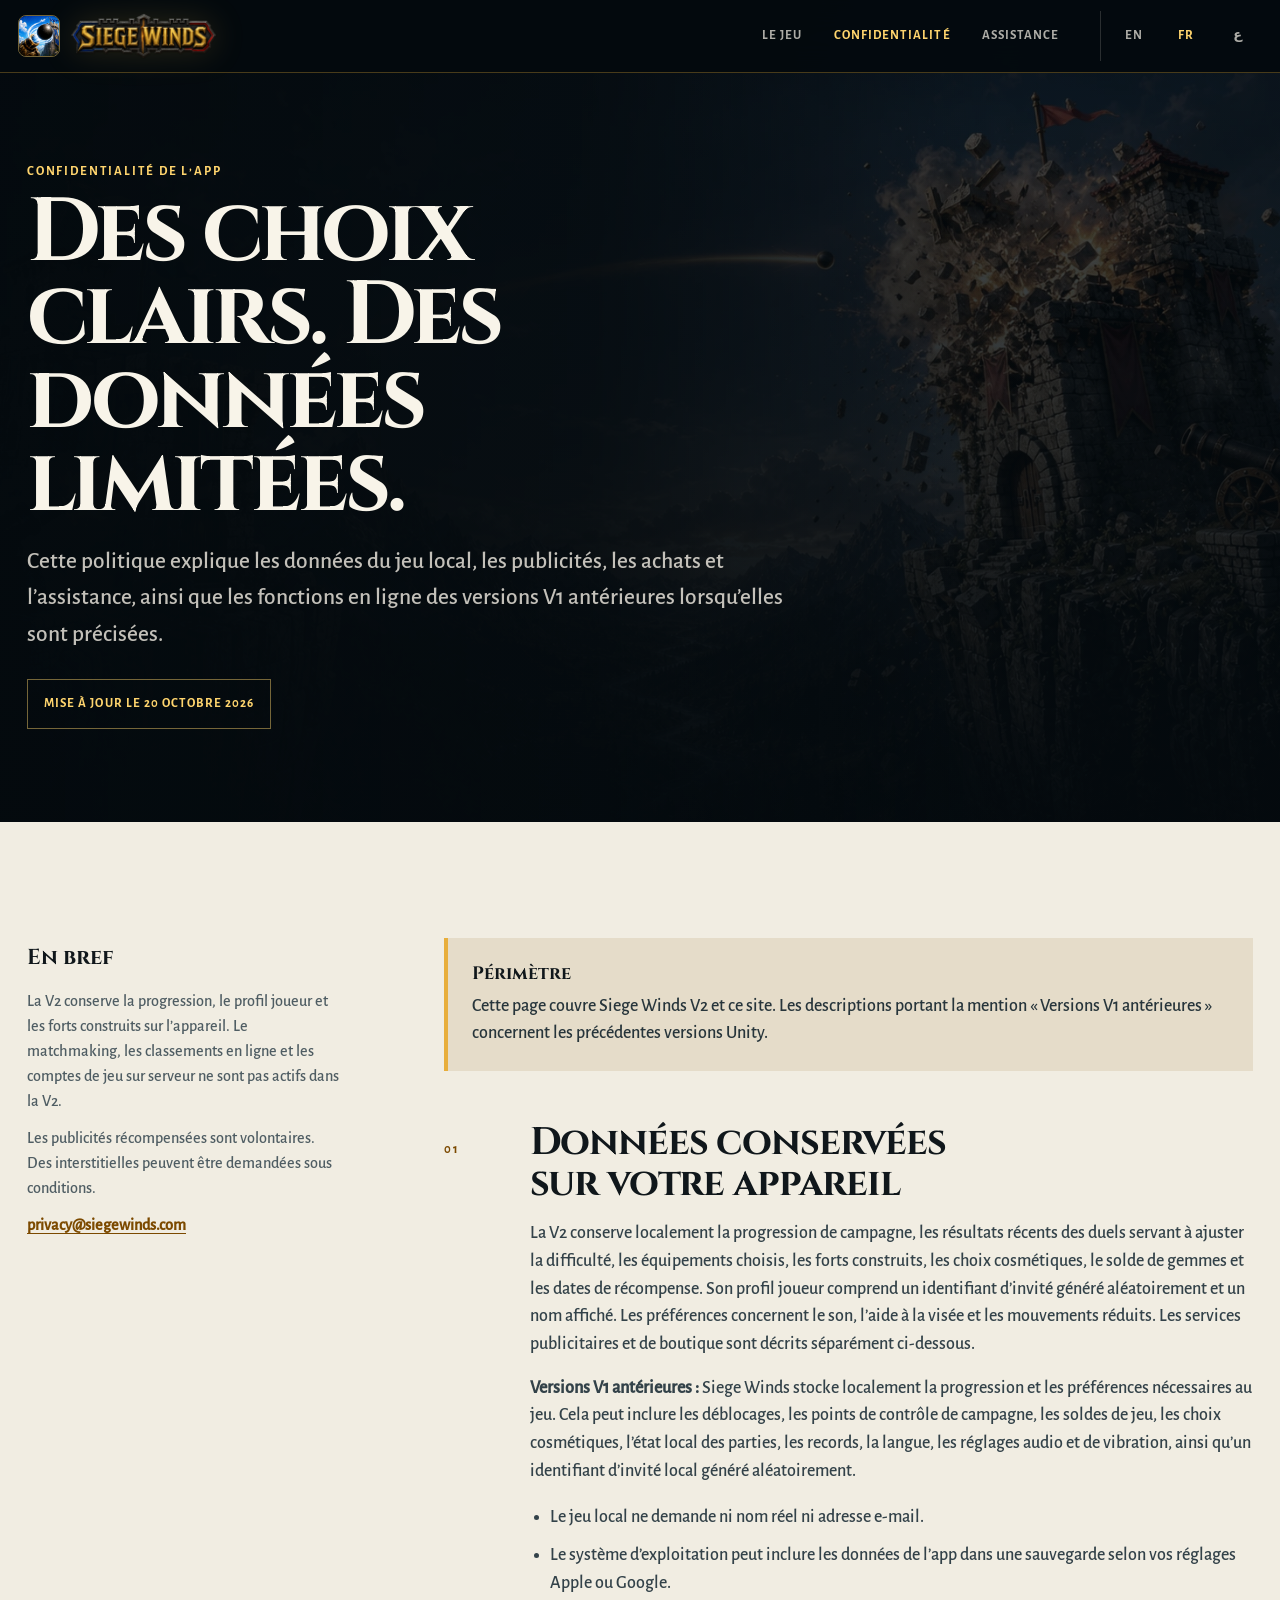
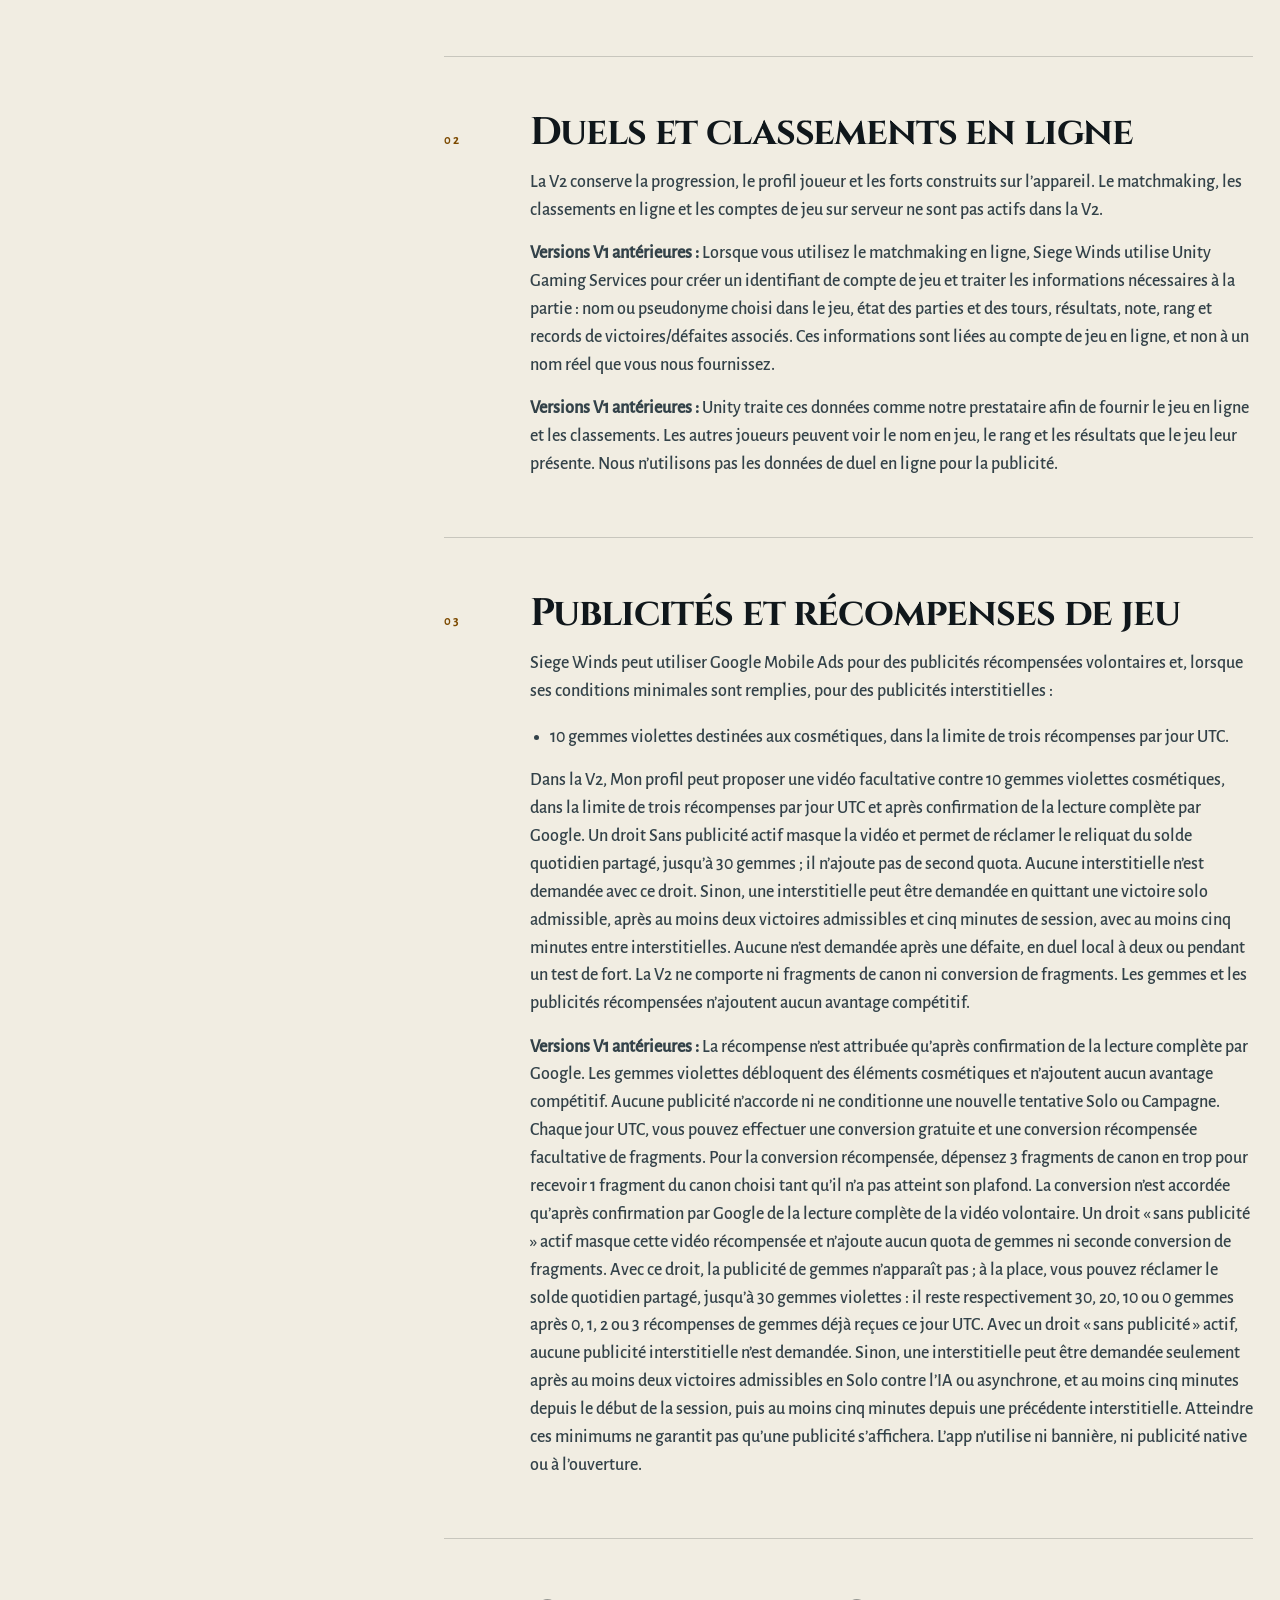
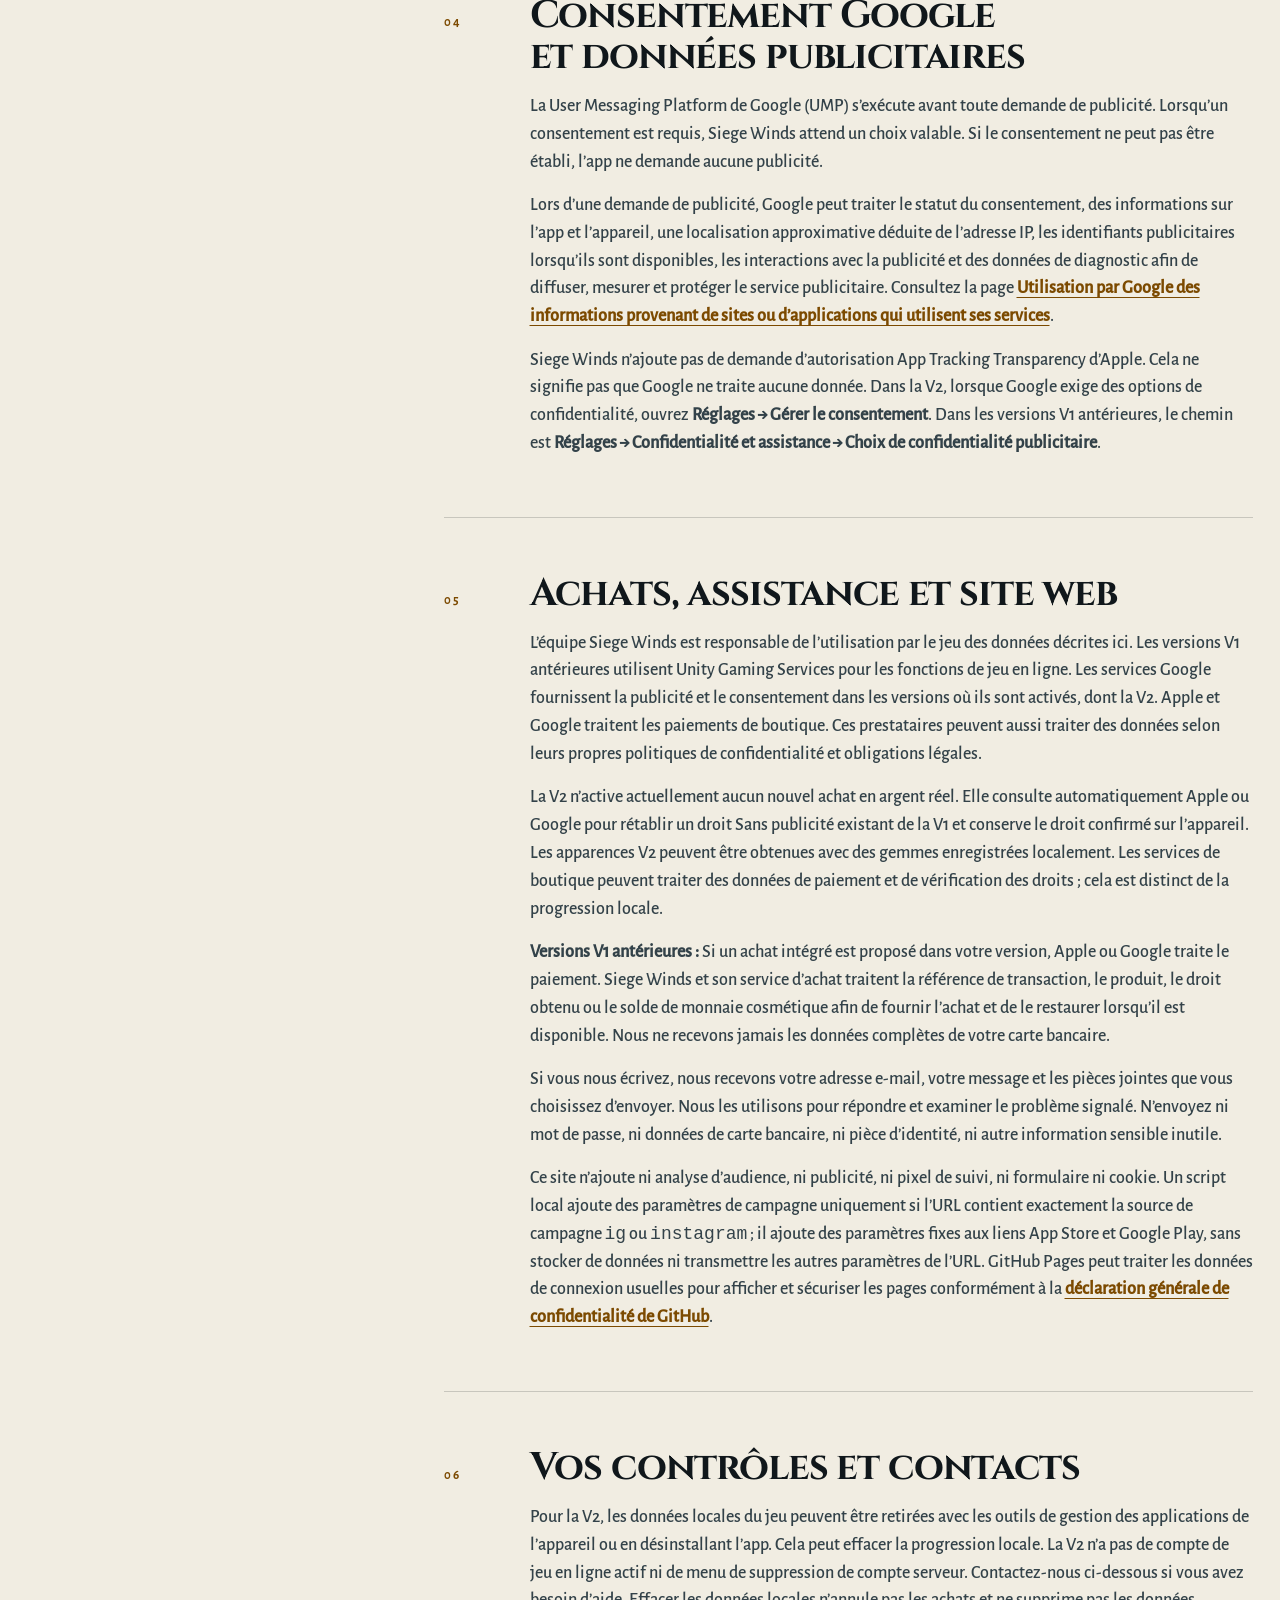
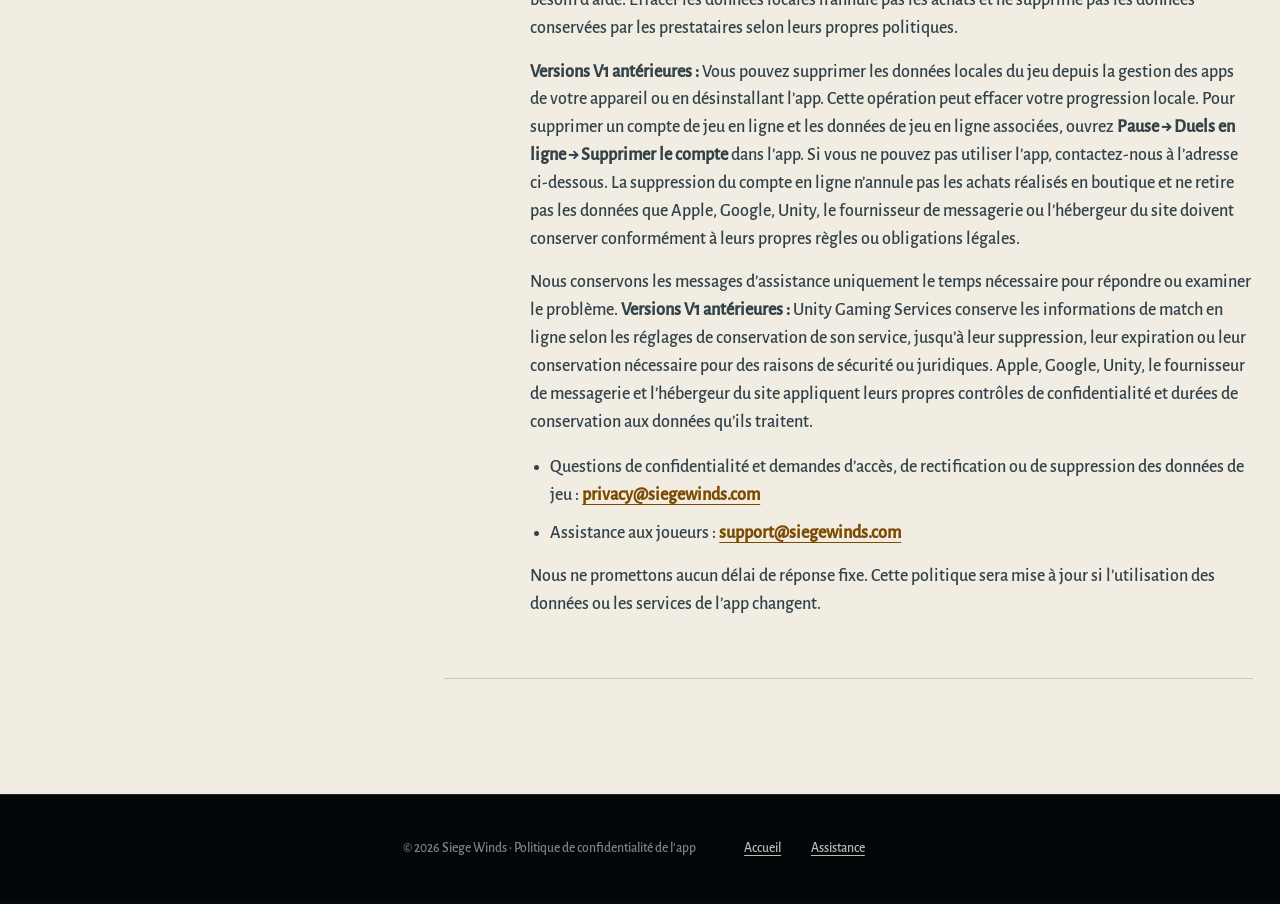
<file: privacy-fr.html>
<!DOCTYPE html>
<!-- Politique publique de confidentialité de l’application mobile. Cible de déploiement : privacy-fr.html. -->
<html lang="fr">
<head>
  <meta charset="utf-8">
  <meta name="viewport" content="width=device-width, initial-scale=1">
  <meta name="robots" content="noindex, nofollow, noarchive">
  <meta name="description" content="Politique de confidentialité du jeu mobile Siege Winds, de ses publicités récompensées facultatives et de ses interstitielles conditionnelles.">
  <link rel="canonical" href="https://siegewinds.com/privacy-fr.html">
  <link rel="alternate" hreflang="en" href="https://siegewinds.com/privacy.html">
  <link rel="alternate" hreflang="fr" href="https://siegewinds.com/privacy-fr.html">
  <link rel="alternate" hreflang="ar" href="https://siegewinds.com/privacy-ar.html">
  <link rel="icon" href="assets/images/app-icon-256.png" type="image/png">
  <link rel="stylesheet" href="public-info.css">
  <title>Politique de confidentialité | Siege Winds</title>
</head>
<body>
  <a class="skip-link" href="#main-content">Accéder à la politique de confidentialité</a>

  <header class="info-header">
    <div class="info-header__inner">
      <a class="info-brand" href="fr.html" aria-label="Accueil de Siege Winds">
        <img class="info-brand__mark" src="assets/images/app-icon-256.png" width="256" height="256" alt="">
        <img class="info-brand__wordmark" src="assets/images/siege-winds-logo.png" width="1200" height="371" alt="">
      </a>
      <nav class="info-nav" aria-label="Informations">
        <a href="fr.html">Le jeu</a>
        <a href="privacy-fr.html" aria-current="page">Confidentialité</a>
        <a href="support-fr.html">Assistance</a>
      </nav>
      <nav class="info-languages" aria-label="Langue">
        <a href="privacy.html" lang="en">EN</a>
        <a href="privacy-fr.html" lang="fr" aria-current="page">FR</a>
        <a href="privacy-ar.html" lang="ar" hreflang="ar">ع</a>
      </nav>
    </div>
  </header>

  <main id="main-content">
    <section class="info-hero" aria-labelledby="page-title">
      <img src="assets/images/hero-siege-impact-wide.webp" srcset="assets/images/hero-siege-impact-info-mobile.webp 820w, assets/images/hero-siege-impact-wide.webp 1672w" sizes="100vw" width="1672" height="941" fetchpriority="high" alt="" aria-hidden="true">
      <div class="info-hero__inner">
        <p class="info-kicker">Confidentialité de l’app</p>
        <h1 id="page-title">Des choix clairs. Des données limitées.</h1>
        <p class="info-hero__lead">Cette politique explique les données du jeu local, les publicités, les achats et l’assistance, ainsi que les fonctions en ligne des versions V1 antérieures lorsqu’elles sont précisées.</p>
        <p class="info-meta">Mise à jour le 20 octobre 2026</p>
      </div>
    </section>

    <div class="info-layout">
      <aside class="info-rail" aria-label="Résumé de la politique">
        <strong>En bref</strong>
        <p>La V2 conserve la progression, le profil joueur et les forts construits sur l’appareil. Le matchmaking, les classements en ligne et les comptes de jeu sur serveur ne sont pas actifs dans la V2.</p>
        <p>Les publicités récompensées sont volontaires. Des interstitielles peuvent être demandées sous conditions.</p>
        <p><a href="mailto:privacy@siegewinds.com">privacy@siegewinds.com</a></p>
      </aside>

      <article class="info-article">
        <div class="scope-note">
          <strong>Périmètre</strong>
          Cette page couvre Siege Winds V2 et ce site. Les descriptions portant la mention « Versions V1 antérieures » concernent les précédentes versions Unity.
        </div>

        <section class="info-section" aria-labelledby="local-data-title">
          <p class="section-number" aria-hidden="true">01</p>
          <div>
            <h2 id="local-data-title">Données conservées sur votre appareil</h2>
            <p>La V2 conserve localement la progression de campagne, les résultats récents des duels servant à ajuster la difficulté, les équipements choisis, les forts construits, les choix cosmétiques, le solde de gemmes et les dates de récompense. Son profil joueur comprend un identifiant d’invité généré aléatoirement et un nom affiché. Les préférences concernent le son, l’aide à la visée et les mouvements réduits. Les services publicitaires et de boutique sont décrits séparément ci-dessous.</p>
            <p><strong>Versions V1 antérieures :</strong> Siege Winds stocke localement la progression et les préférences nécessaires au jeu. Cela peut inclure les déblocages, les points de contrôle de campagne, les soldes de jeu, les choix cosmétiques, l’état local des parties, les records, la langue, les réglages audio et de vibration, ainsi qu’un identifiant d’invité local généré aléatoirement.</p>
            <ul>
              <li>Le jeu local ne demande ni nom réel ni adresse e-mail.</li>
              <li>Le système d’exploitation peut inclure les données de l’app dans une sauvegarde selon vos réglages Apple ou Google.</li>
            </ul>
          </div>
        </section>

        <section class="info-section" aria-labelledby="online-title">
          <p class="section-number" aria-hidden="true">02</p>
          <div>
            <h2 id="online-title">Duels et classements en ligne</h2>
            <p>La V2 conserve la progression, le profil joueur et les forts construits sur l’appareil. Le matchmaking, les classements en ligne et les comptes de jeu sur serveur ne sont pas actifs dans la V2.</p>
            <p><strong>Versions V1 antérieures :</strong> Lorsque vous utilisez le matchmaking en ligne, Siege Winds utilise Unity Gaming Services pour créer un identifiant de compte de jeu et traiter les informations nécessaires à la partie : nom ou pseudonyme choisi dans le jeu, état des parties et des tours, résultats, note, rang et records de victoires/défaites associés. Ces informations sont liées au compte de jeu en ligne, et non à un nom réel que vous nous fournissez.</p>
            <p><strong>Versions V1 antérieures :</strong> Unity traite ces données comme notre prestataire afin de fournir le jeu en ligne et les classements. Les autres joueurs peuvent voir le nom en jeu, le rang et les résultats que le jeu leur présente. Nous n’utilisons pas les données de duel en ligne pour la publicité.</p>
          </div>
        </section>

        <section class="info-section" aria-labelledby="rewarded-ads-title">
          <p class="section-number" aria-hidden="true">03</p>
          <div>
            <h2 id="rewarded-ads-title">Publicités et récompenses de jeu</h2>
            <p>Siege Winds peut utiliser Google Mobile Ads pour des publicités récompensées volontaires et, lorsque ses conditions minimales sont remplies, pour des publicités interstitielles :</p>
            <ul>
              <li>10 gemmes violettes destinées aux cosmétiques, dans la limite de trois récompenses par jour UTC.</li>
            </ul>
            <p>Dans la V2, Mon profil peut proposer une vidéo facultative contre 10 gemmes violettes cosmétiques, dans la limite de trois récompenses par jour UTC et après confirmation de la lecture complète par Google. Un droit Sans publicité actif masque la vidéo et permet de réclamer le reliquat du solde quotidien partagé, jusqu’à 30 gemmes ; il n’ajoute pas de second quota. Aucune interstitielle n’est demandée avec ce droit. Sinon, une interstitielle peut être demandée en quittant une victoire solo admissible, après au moins deux victoires admissibles et cinq minutes de session, avec au moins cinq minutes entre interstitielles. Aucune n’est demandée après une défaite, en duel local à deux ou pendant un test de fort. La V2 ne comporte ni fragments de canon ni conversion de fragments. Les gemmes et les publicités récompensées n’ajoutent aucun avantage compétitif.</p>
            <p><strong>Versions V1 antérieures :</strong> La récompense n’est attribuée qu’après confirmation de la lecture complète par Google. Les gemmes violettes débloquent des éléments cosmétiques et n’ajoutent aucun avantage compétitif. Aucune publicité n’accorde ni ne conditionne une nouvelle tentative Solo ou Campagne. Chaque jour UTC, vous pouvez effectuer une conversion gratuite et une conversion récompensée facultative de fragments. Pour la conversion récompensée, dépensez 3 fragments de canon en trop pour recevoir 1 fragment du canon choisi tant qu’il n’a pas atteint son plafond. La conversion n’est accordée qu’après confirmation par Google de la lecture complète de la vidéo volontaire. Un droit « sans publicité » actif masque cette vidéo récompensée et n’ajoute aucun quota de gemmes ni seconde conversion de fragments. Avec ce droit, la publicité de gemmes n’apparaît pas ; à la place, vous pouvez réclamer le solde quotidien partagé, jusqu’à 30 gemmes violettes : il reste respectivement 30, 20, 10 ou 0 gemmes après 0, 1, 2 ou 3 récompenses de gemmes déjà reçues ce jour UTC. Avec un droit « sans publicité » actif, aucune publicité interstitielle n’est demandée. Sinon, une interstitielle peut être demandée seulement après au moins deux victoires admissibles en Solo contre l’IA ou asynchrone, et au moins cinq minutes depuis le début de la session, puis au moins cinq minutes depuis une précédente interstitielle. Atteindre ces minimums ne garantit pas qu’une publicité s’affichera. L’app n’utilise ni bannière, ni publicité native ou à l’ouverture.</p>
          </div>
        </section>

        <section class="info-section" id="your-choices" aria-labelledby="google-consent-title">
          <p class="section-number" aria-hidden="true">04</p>
          <div>
            <h2 id="google-consent-title">Consentement Google et données publicitaires</h2>
            <p>La User Messaging Platform de Google (UMP) s’exécute avant toute demande de publicité. Lorsqu’un consentement est requis, Siege Winds attend un choix valable. Si le consentement ne peut pas être établi, l’app ne demande aucune publicité.</p>
            <p>Lors d’une demande de publicité, Google peut traiter le statut du consentement, des informations sur l’app et l’appareil, une localisation approximative déduite de l’adresse IP, les identifiants publicitaires lorsqu’ils sont disponibles, les interactions avec la publicité et des données de diagnostic afin de diffuser, mesurer et protéger le service publicitaire. Consultez la page <a href="https://policies.google.com/technologies/partner-sites?hl=fr">Utilisation par Google des informations provenant de sites ou d’applications qui utilisent ses services</a>.</p>
            <p>Siege Winds n’ajoute pas de demande d’autorisation App Tracking Transparency d’Apple. Cela ne signifie pas que Google ne traite aucune donnée. Dans la V2, lorsque Google exige des options de confidentialité, ouvrez <strong>Réglages → Gérer le consentement</strong>. Dans les versions V1 antérieures, le chemin est <strong>Réglages → Confidentialité et assistance → Choix de confidentialité publicitaire</strong>.</p>
          </div>
        </section>

        <section class="info-section" aria-labelledby="other-services-title">
          <p class="section-number" aria-hidden="true">05</p>
          <div>
            <h2 id="other-services-title">Achats, assistance et site web</h2>
            <p>L’équipe Siege Winds est responsable de l’utilisation par le jeu des données décrites ici. Les versions V1 antérieures utilisent Unity Gaming Services pour les fonctions de jeu en ligne. Les services Google fournissent la publicité et le consentement dans les versions où ils sont activés, dont la V2. Apple et Google traitent les paiements de boutique. Ces prestataires peuvent aussi traiter des données selon leurs propres politiques de confidentialité et obligations légales.</p>
            <p>La V2 n’active actuellement aucun nouvel achat en argent réel. Elle consulte automatiquement Apple ou Google pour rétablir un droit Sans publicité existant de la V1 et conserve le droit confirmé sur l’appareil. Les apparences V2 peuvent être obtenues avec des gemmes enregistrées localement. Les services de boutique peuvent traiter des données de paiement et de vérification des droits ; cela est distinct de la progression locale.</p>
            <p><strong>Versions V1 antérieures :</strong> Si un achat intégré est proposé dans votre version, Apple ou Google traite le paiement. Siege Winds et son service d’achat traitent la référence de transaction, le produit, le droit obtenu ou le solde de monnaie cosmétique afin de fournir l’achat et de le restaurer lorsqu’il est disponible. Nous ne recevons jamais les données complètes de votre carte bancaire.</p>
            <p>Si vous nous écrivez, nous recevons votre adresse e-mail, votre message et les pièces jointes que vous choisissez d’envoyer. Nous les utilisons pour répondre et examiner le problème signalé. N’envoyez ni mot de passe, ni données de carte bancaire, ni pièce d’identité, ni autre information sensible inutile.</p>
            <p>Ce site n’ajoute ni analyse d’audience, ni publicité, ni pixel de suivi, ni formulaire ni cookie. Un script local ajoute des paramètres de campagne uniquement si l’URL contient exactement la source de campagne <code>ig</code> ou <code>instagram</code> ; il ajoute des paramètres fixes aux liens App Store et Google Play, sans stocker de données ni transmettre les autres paramètres de l’URL. GitHub Pages peut traiter les données de connexion usuelles pour afficher et sécuriser les pages conformément à la <a href="https://docs.github.com/fr/site-policy/privacy-policies/github-general-privacy-statement">déclaration générale de confidentialité de GitHub</a>.</p>
          </div>
        </section>

        <section class="info-section" aria-labelledby="controls-title">
          <p class="section-number" aria-hidden="true">06</p>
          <div>
            <h2 id="controls-title">Vos contrôles et contacts</h2>
            <p>Pour la V2, les données locales du jeu peuvent être retirées avec les outils de gestion des applications de l’appareil ou en désinstallant l’app. Cela peut effacer la progression locale. La V2 n’a pas de compte de jeu en ligne actif ni de menu de suppression de compte serveur. Contactez-nous ci-dessous si vous avez besoin d’aide. Effacer les données locales n’annule pas les achats et ne supprime pas les données conservées par les prestataires selon leurs propres politiques.</p>
            <p><strong>Versions V1 antérieures :</strong> Vous pouvez supprimer les données locales du jeu depuis la gestion des apps de votre appareil ou en désinstallant l’app. Cette opération peut effacer votre progression locale. Pour supprimer un compte de jeu en ligne et les données de jeu en ligne associées, ouvrez <strong>Pause → Duels en ligne → Supprimer le compte</strong> dans l’app. Si vous ne pouvez pas utiliser l’app, contactez-nous à l’adresse ci-dessous. La suppression du compte en ligne n’annule pas les achats réalisés en boutique et ne retire pas les données que Apple, Google, Unity, le fournisseur de messagerie ou l’hébergeur du site doivent conserver conformément à leurs propres règles ou obligations légales.</p>
            <p>Nous conservons les messages d’assistance uniquement le temps nécessaire pour répondre ou examiner le problème. <strong>Versions V1 antérieures :</strong> Unity Gaming Services conserve les informations de match en ligne selon les réglages de conservation de son service, jusqu’à leur suppression, leur expiration ou leur conservation nécessaire pour des raisons de sécurité ou juridiques. Apple, Google, Unity, le fournisseur de messagerie et l’hébergeur du site appliquent leurs propres contrôles de confidentialité et durées de conservation aux données qu’ils traitent.</p>
            <ul>
              <li>Questions de confidentialité et demandes d’accès, de rectification ou de suppression des données de jeu : <a href="mailto:privacy@siegewinds.com">privacy@siegewinds.com</a></li>
              <li>Assistance aux joueurs : <a href="mailto:support@siegewinds.com">support@siegewinds.com</a></li>
            </ul>
            <p>Nous ne promettons aucun délai de réponse fixe. Cette politique sera mise à jour si l’utilisation des données ou les services de l’app changent.</p>
          </div>
        </section>
      </article>
    </div>
  </main>

  <footer class="info-footer">
    <p>© 2026 Siege Winds · Politique de confidentialité de l’app</p>
    <nav aria-label="Informations de pied de page">
      <a href="fr.html">Accueil</a>
      <a href="support-fr.html">Assistance</a>
    </nav>
  </footer>
</body>
</html>
</file>
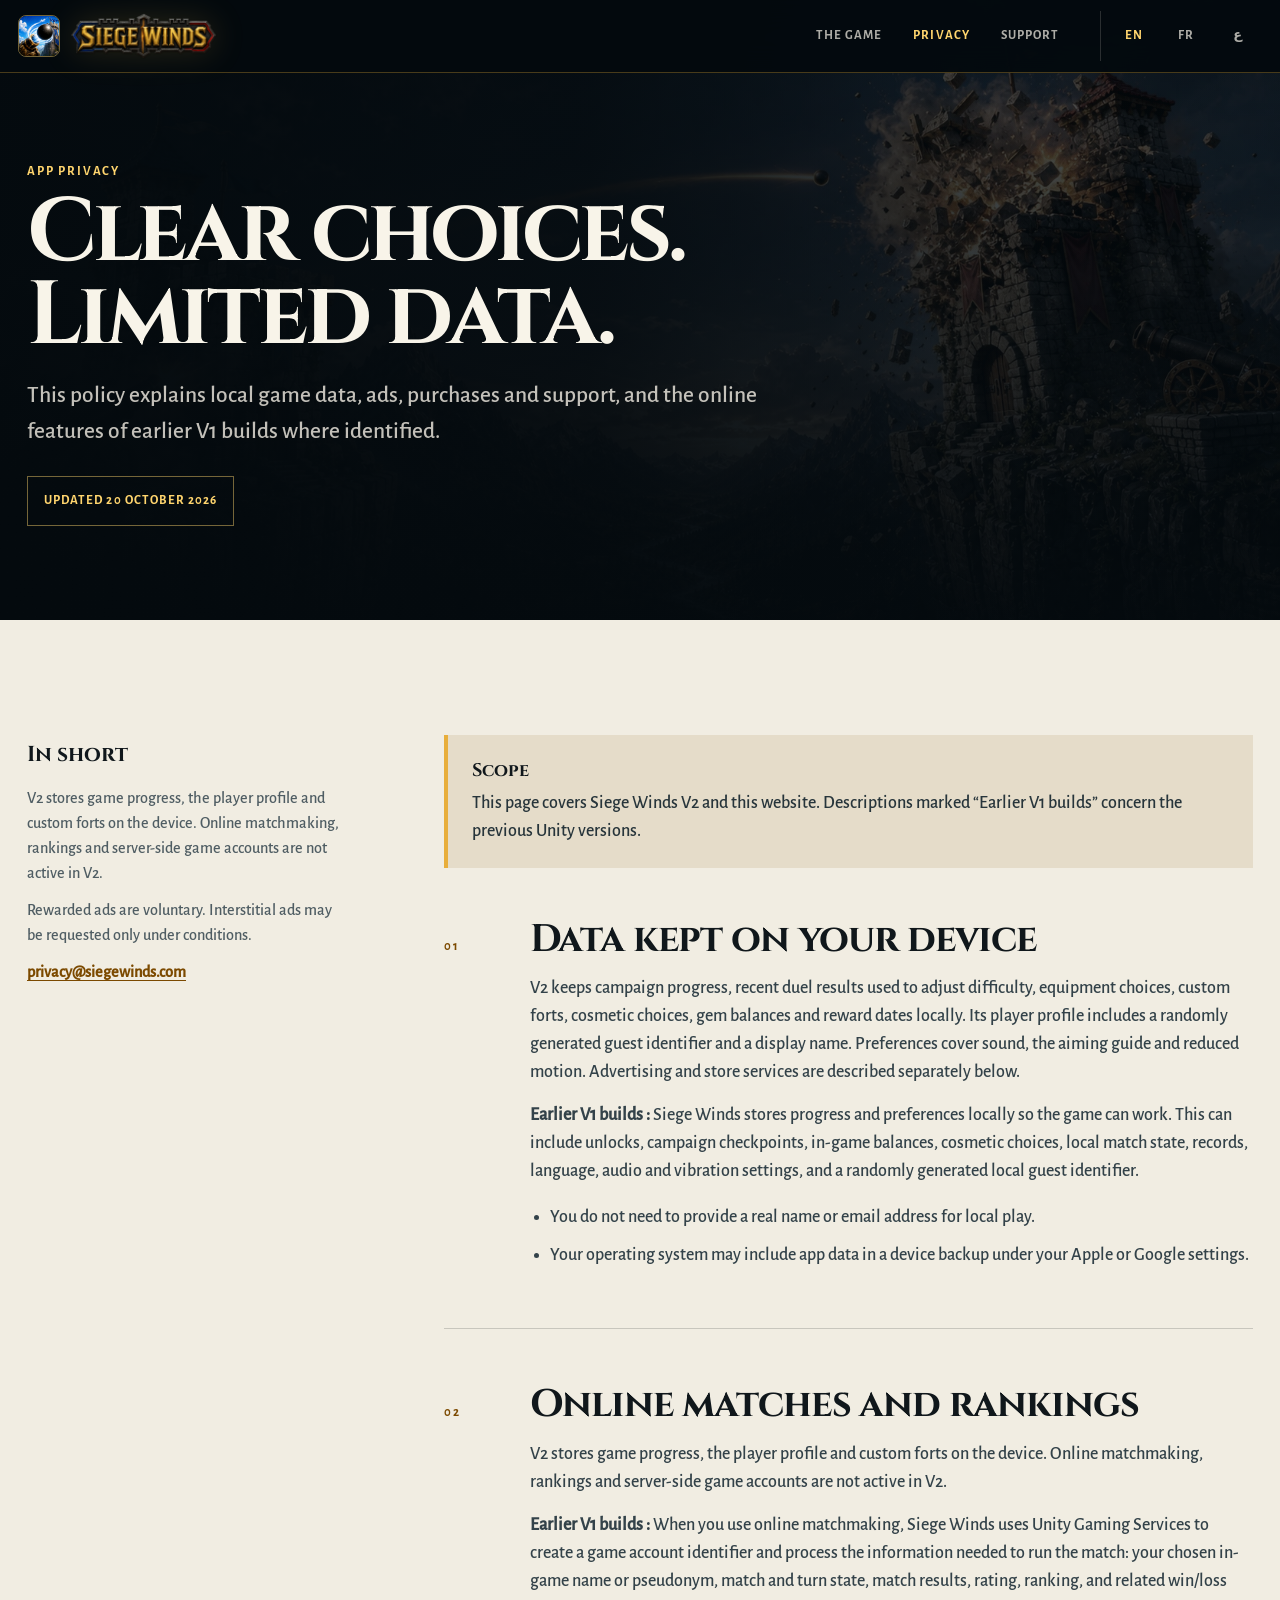
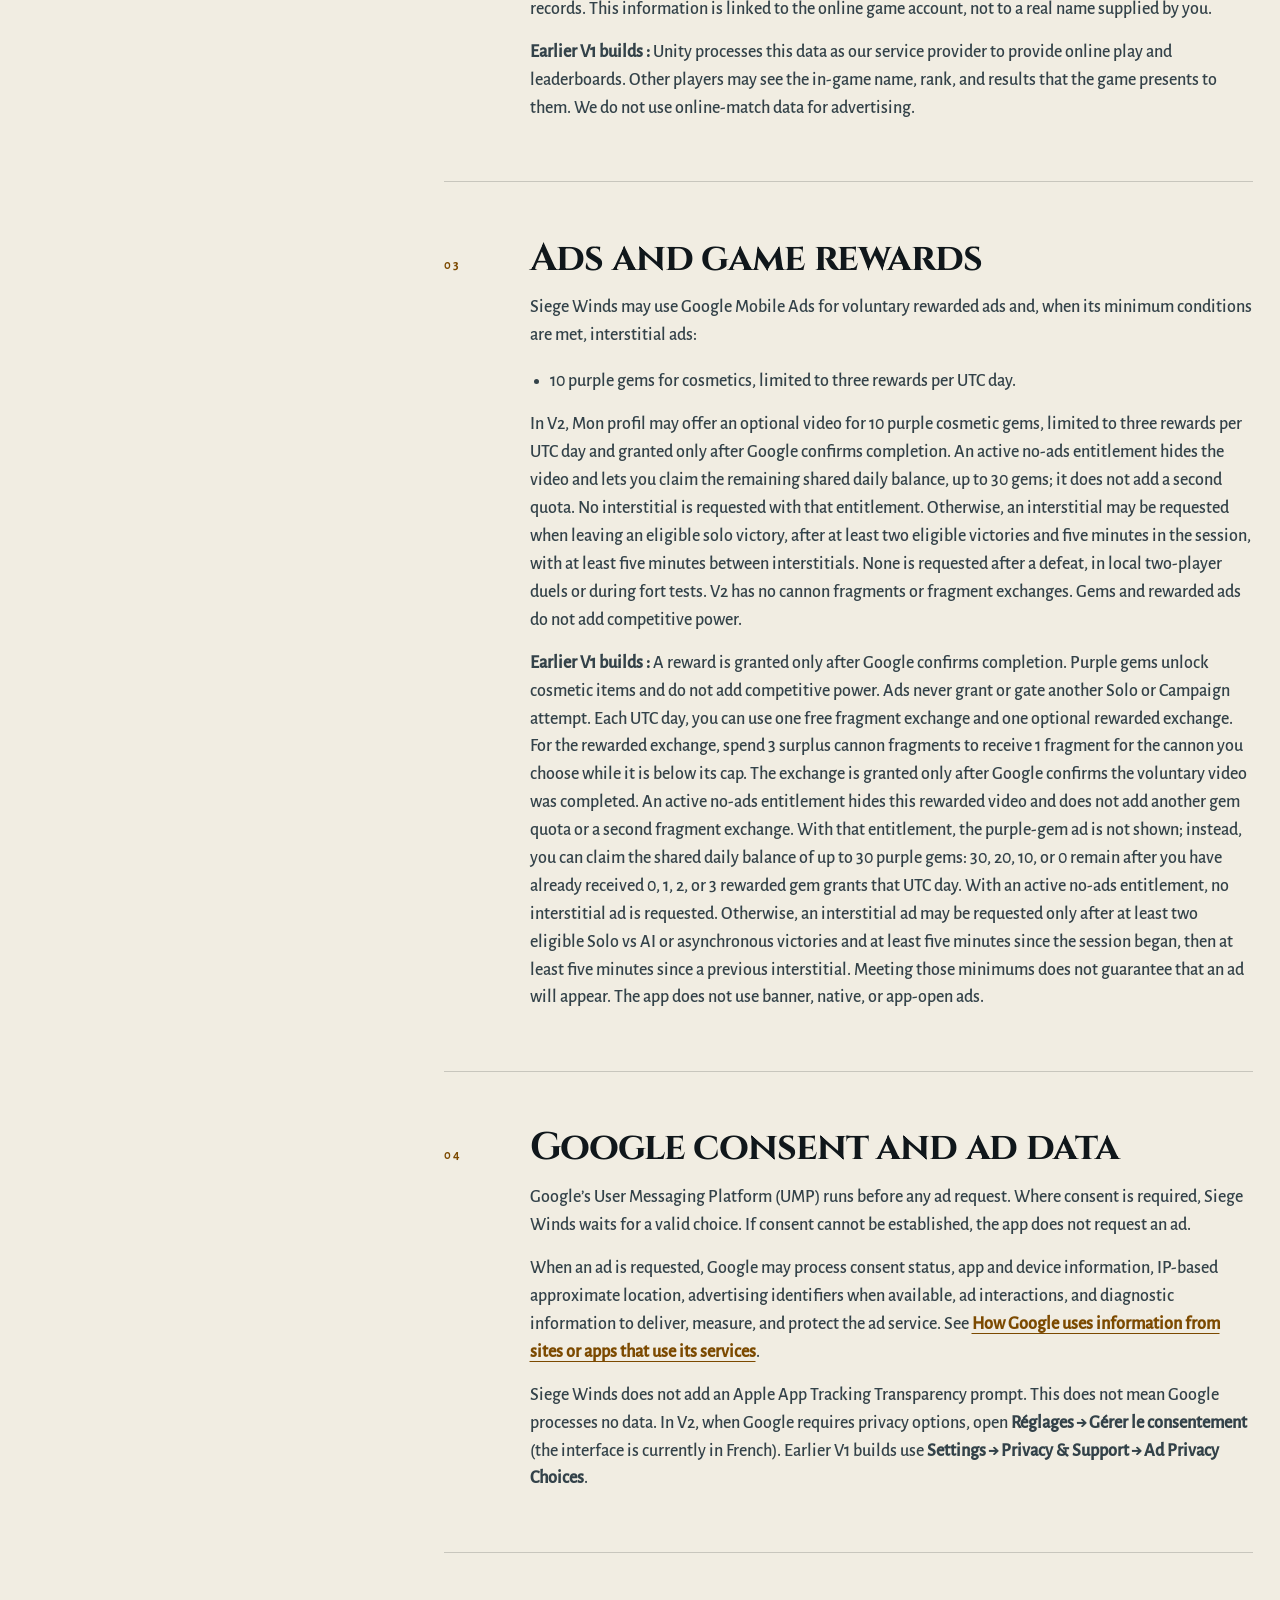
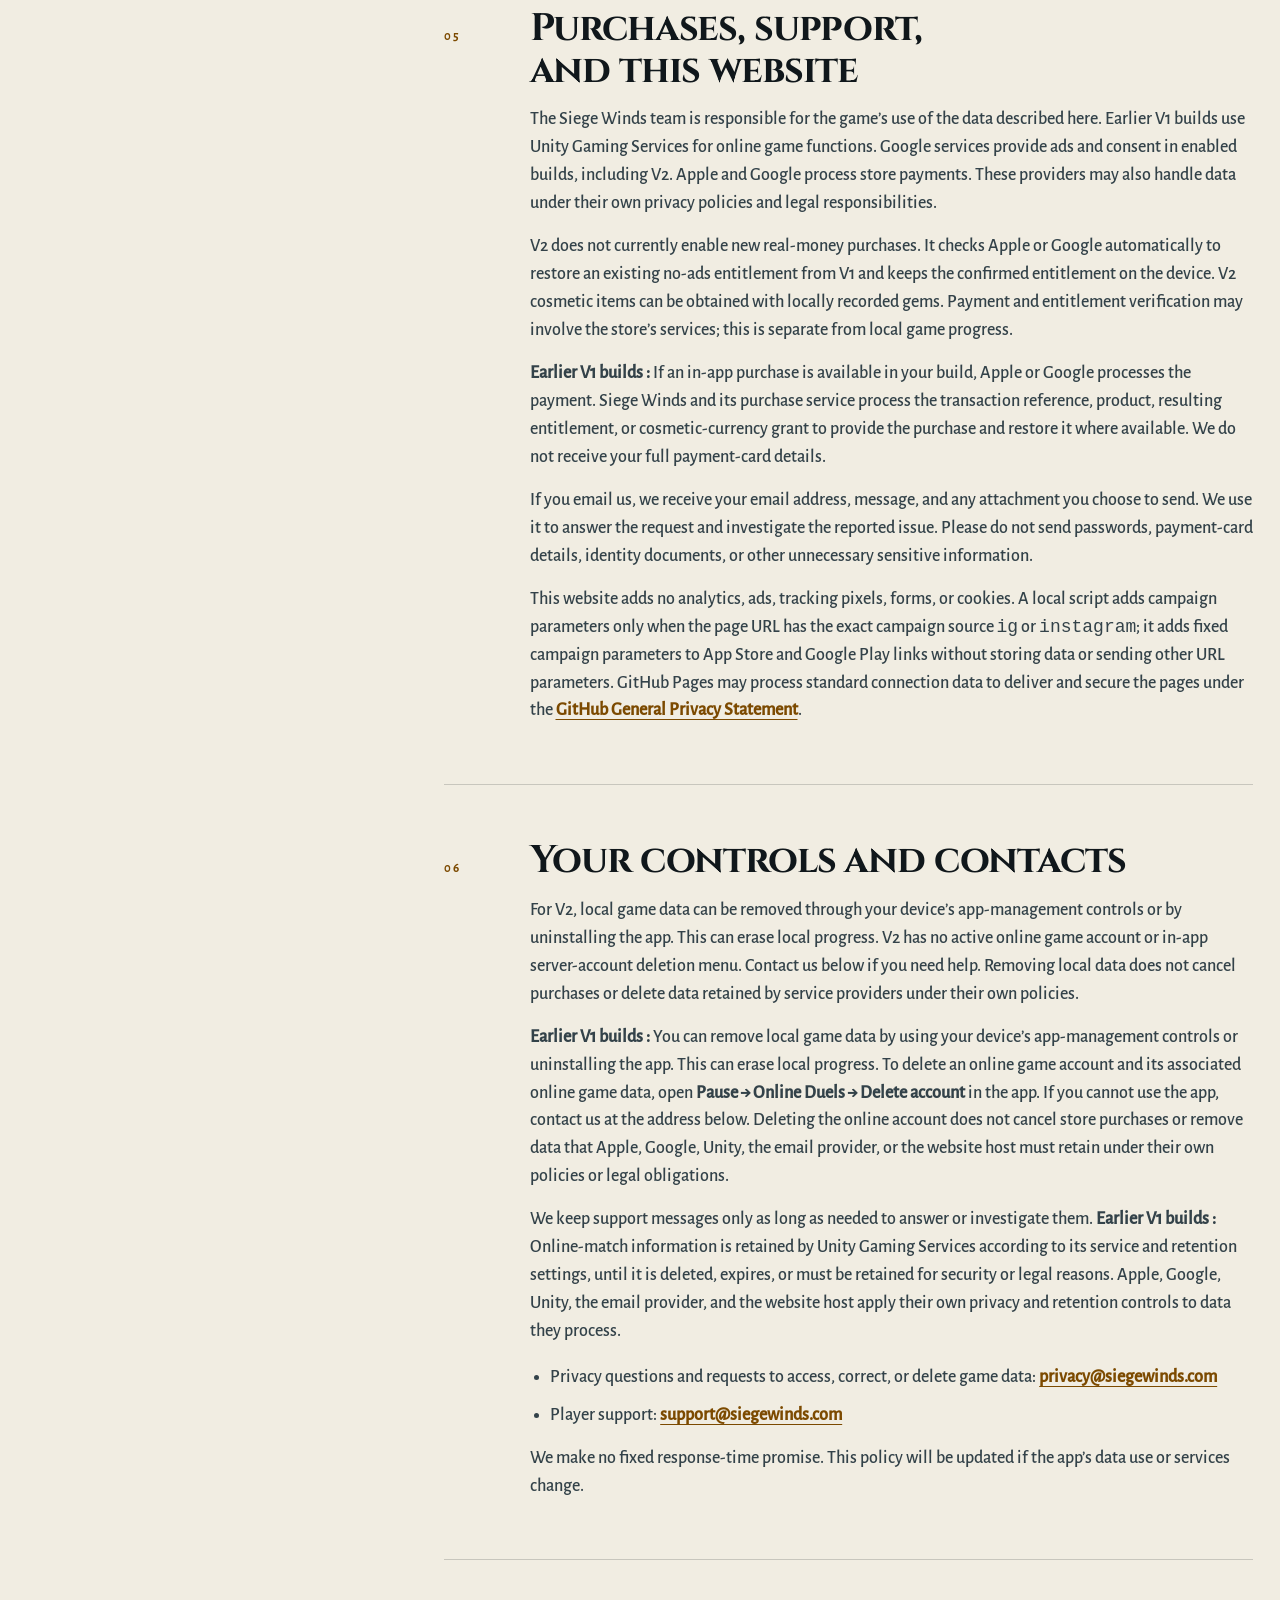
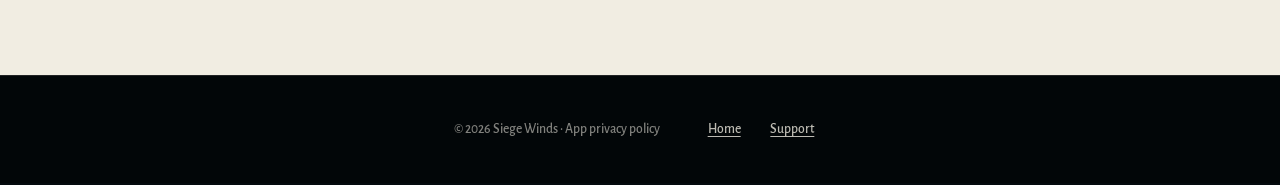
<file: privacy.html>
<!DOCTYPE html>
<!-- Public mobile-app privacy policy. Deployment target: privacy.html. -->
<html lang="en">
<head>
  <meta charset="utf-8">
  <meta name="viewport" content="width=device-width, initial-scale=1">
  <meta name="robots" content="noindex, nofollow, noarchive">
  <meta name="description" content="Privacy policy for the Siege Winds mobile game, optional rewarded ads, and conditionally requested interstitial ads.">
  <link rel="canonical" href="https://siegewinds.com/privacy.html">
  <link rel="alternate" hreflang="en" href="https://siegewinds.com/privacy.html">
  <link rel="alternate" hreflang="fr" href="https://siegewinds.com/privacy-fr.html">
  <link rel="alternate" hreflang="ar" href="https://siegewinds.com/privacy-ar.html">
  <link rel="icon" href="assets/images/app-icon-256.png" type="image/png">
  <link rel="stylesheet" href="public-info.css">
  <title>Privacy Policy | Siege Winds</title>
</head>
<body>
  <a class="skip-link" href="#main-content">Skip to the privacy policy</a>

  <header class="info-header">
    <div class="info-header__inner">
      <a class="info-brand" href="index.html" aria-label="Siege Winds home">
        <img class="info-brand__mark" src="assets/images/app-icon-256.png" width="256" height="256" alt="">
        <img class="info-brand__wordmark" src="assets/images/siege-winds-logo.png" width="1200" height="371" alt="">
      </a>
      <nav class="info-nav" aria-label="Information">
        <a href="index.html">The game</a>
        <a href="privacy.html" aria-current="page">Privacy</a>
        <a href="support.html">Support</a>
      </nav>
      <nav class="info-languages" aria-label="Language">
        <a href="privacy.html" lang="en" aria-current="page">EN</a>
        <a href="privacy-fr.html" lang="fr">FR</a>
        <a href="privacy-ar.html" lang="ar" hreflang="ar">ع</a>
      </nav>
    </div>
  </header>

  <main id="main-content">
    <section class="info-hero" aria-labelledby="page-title">
      <img src="assets/images/hero-siege-impact-wide.webp" srcset="assets/images/hero-siege-impact-info-mobile.webp 820w, assets/images/hero-siege-impact-wide.webp 1672w" sizes="100vw" width="1672" height="941" fetchpriority="high" alt="" aria-hidden="true">
      <div class="info-hero__inner">
        <p class="info-kicker">App privacy</p>
        <h1 id="page-title">Clear choices. Limited data.</h1>
        <p class="info-hero__lead">This policy explains local game data, ads, purchases and support, and the online features of earlier V1 builds where identified.</p>
        <p class="info-meta">Updated 20 October 2026</p>
      </div>
    </section>

    <div class="info-layout">
      <aside class="info-rail" aria-label="Privacy summary">
        <strong>In short</strong>
        <p>V2 stores game progress, the player profile and custom forts on the device. Online matchmaking, rankings and server-side game accounts are not active in V2.</p>
        <p>Rewarded ads are voluntary. Interstitial ads may be requested only under conditions.</p>
        <p><a href="mailto:privacy@siegewinds.com">privacy@siegewinds.com</a></p>
      </aside>

      <article class="info-article">
        <div class="scope-note">
          <strong>Scope</strong>
          This page covers Siege Winds V2 and this website. Descriptions marked “Earlier V1 builds” concern the previous Unity versions.
        </div>

        <section class="info-section" aria-labelledby="local-data-title">
          <p class="section-number" aria-hidden="true">01</p>
          <div>
            <h2 id="local-data-title">Data kept on your device</h2>
            <p>V2 keeps campaign progress, recent duel results used to adjust difficulty, equipment choices, custom forts, cosmetic choices, gem balances and reward dates locally. Its player profile includes a randomly generated guest identifier and a display name. Preferences cover sound, the aiming guide and reduced motion. Advertising and store services are described separately below.</p>
            <p><strong>Earlier V1 builds :</strong> Siege Winds stores progress and preferences locally so the game can work. This can include unlocks, campaign checkpoints, in-game balances, cosmetic choices, local match state, records, language, audio and vibration settings, and a randomly generated local guest identifier.</p>
            <ul>
              <li>You do not need to provide a real name or email address for local play.</li>
              <li>Your operating system may include app data in a device backup under your Apple or Google settings.</li>
            </ul>
          </div>
        </section>

        <section class="info-section" aria-labelledby="online-title">
          <p class="section-number" aria-hidden="true">02</p>
          <div>
            <h2 id="online-title">Online matches and rankings</h2>
            <p>V2 stores game progress, the player profile and custom forts on the device. Online matchmaking, rankings and server-side game accounts are not active in V2.</p>
            <p><strong>Earlier V1 builds :</strong> When you use online matchmaking, Siege Winds uses Unity Gaming Services to create a game account identifier and process the information needed to run the match: your chosen in-game name or pseudonym, match and turn state, match results, rating, ranking, and related win/loss records. This information is linked to the online game account, not to a real name supplied by you.</p>
            <p><strong>Earlier V1 builds :</strong> Unity processes this data as our service provider to provide online play and leaderboards. Other players may see the in-game name, rank, and results that the game presents to them. We do not use online-match data for advertising.</p>
          </div>
        </section>

        <section class="info-section" aria-labelledby="rewarded-ads-title">
          <p class="section-number" aria-hidden="true">03</p>
          <div>
            <h2 id="rewarded-ads-title">Ads and game rewards</h2>
            <p>Siege Winds may use Google Mobile Ads for voluntary rewarded ads and, when its minimum conditions are met, interstitial ads:</p>
            <ul>
              <li>10 purple gems for cosmetics, limited to three rewards per UTC day.</li>
            </ul>
            <p>In V2, Mon profil may offer an optional video for 10 purple cosmetic gems, limited to three rewards per UTC day and granted only after Google confirms completion. An active no-ads entitlement hides the video and lets you claim the remaining shared daily balance, up to 30 gems; it does not add a second quota. No interstitial is requested with that entitlement. Otherwise, an interstitial may be requested when leaving an eligible solo victory, after at least two eligible victories and five minutes in the session, with at least five minutes between interstitials. None is requested after a defeat, in local two-player duels or during fort tests. V2 has no cannon fragments or fragment exchanges. Gems and rewarded ads do not add competitive power.</p>
            <p><strong>Earlier V1 builds :</strong> A reward is granted only after Google confirms completion. Purple gems unlock cosmetic items and do not add competitive power. Ads never grant or gate another Solo or Campaign attempt. Each UTC day, you can use one free fragment exchange and one optional rewarded exchange. For the rewarded exchange, spend 3 surplus cannon fragments to receive 1 fragment for the cannon you choose while it is below its cap. The exchange is granted only after Google confirms the voluntary video was completed. An active no-ads entitlement hides this rewarded video and does not add another gem quota or a second fragment exchange. With that entitlement, the purple-gem ad is not shown; instead, you can claim the shared daily balance of up to 30 purple gems: 30, 20, 10, or 0 remain after you have already received 0, 1, 2, or 3 rewarded gem grants that UTC day. With an active no-ads entitlement, no interstitial ad is requested. Otherwise, an interstitial ad may be requested only after at least two eligible Solo vs AI or asynchronous victories and at least five minutes since the session began, then at least five minutes since a previous interstitial. Meeting those minimums does not guarantee that an ad will appear. The app does not use banner, native, or app-open ads.</p>
          </div>
        </section>

        <section class="info-section" id="your-choices" aria-labelledby="google-consent-title">
          <p class="section-number" aria-hidden="true">04</p>
          <div>
            <h2 id="google-consent-title">Google consent and ad data</h2>
            <p>Google’s User Messaging Platform (UMP) runs before any ad request. Where consent is required, Siege Winds waits for a valid choice. If consent cannot be established, the app does not request an ad.</p>
            <p>When an ad is requested, Google may process consent status, app and device information, IP-based approximate location, advertising identifiers when available, ad interactions, and diagnostic information to deliver, measure, and protect the ad service. See <a href="https://policies.google.com/technologies/partner-sites">How Google uses information from sites or apps that use its services</a>.</p>
            <p>Siege Winds does not add an Apple App Tracking Transparency prompt. This does not mean Google processes no data. In V2, when Google requires privacy options, open <strong>Réglages → Gérer le consentement</strong> (the interface is currently in French). Earlier V1 builds use <strong>Settings → Privacy &amp; Support → Ad Privacy Choices</strong>.</p>
          </div>
        </section>

        <section class="info-section" aria-labelledby="other-services-title">
          <p class="section-number" aria-hidden="true">05</p>
          <div>
            <h2 id="other-services-title">Purchases, support, and this website</h2>
            <p>The Siege Winds team is responsible for the game’s use of the data described here. Earlier V1 builds use Unity Gaming Services for online game functions. Google services provide ads and consent in enabled builds, including V2. Apple and Google process store payments. These providers may also handle data under their own privacy policies and legal responsibilities.</p>
            <p>V2 does not currently enable new real-money purchases. It checks Apple or Google automatically to restore an existing no-ads entitlement from V1 and keeps the confirmed entitlement on the device. V2 cosmetic items can be obtained with locally recorded gems. Payment and entitlement verification may involve the store’s services; this is separate from local game progress.</p>
            <p><strong>Earlier V1 builds :</strong> If an in-app purchase is available in your build, Apple or Google processes the payment. Siege Winds and its purchase service process the transaction reference, product, resulting entitlement, or cosmetic-currency grant to provide the purchase and restore it where available. We do not receive your full payment-card details.</p>
            <p>If you email us, we receive your email address, message, and any attachment you choose to send. We use it to answer the request and investigate the reported issue. Please do not send passwords, payment-card details, identity documents, or other unnecessary sensitive information.</p>
            <p>This website adds no analytics, ads, tracking pixels, forms, or cookies. A local script adds campaign parameters only when the page URL has the exact campaign source <code>ig</code> or <code>instagram</code>; it adds fixed campaign parameters to App Store and Google Play links without storing data or sending other URL parameters. GitHub Pages may process standard connection data to deliver and secure the pages under the <a href="https://docs.github.com/en/site-policy/privacy-policies/github-general-privacy-statement">GitHub General Privacy Statement</a>.</p>
          </div>
        </section>

        <section class="info-section" aria-labelledby="controls-title">
          <p class="section-number" aria-hidden="true">06</p>
          <div>
            <h2 id="controls-title">Your controls and contacts</h2>
            <p>For V2, local game data can be removed through your device’s app-management controls or by uninstalling the app. This can erase local progress. V2 has no active online game account or in-app server-account deletion menu. Contact us below if you need help. Removing local data does not cancel purchases or delete data retained by service providers under their own policies.</p>
            <p><strong>Earlier V1 builds :</strong> You can remove local game data by using your device’s app-management controls or uninstalling the app. This can erase local progress. To delete an online game account and its associated online game data, open <strong>Pause → Online Duels → Delete account</strong> in the app. If you cannot use the app, contact us at the address below. Deleting the online account does not cancel store purchases or remove data that Apple, Google, Unity, the email provider, or the website host must retain under their own policies or legal obligations.</p>
            <p>We keep support messages only as long as needed to answer or investigate them. <strong>Earlier V1 builds :</strong> Online-match information is retained by Unity Gaming Services according to its service and retention settings, until it is deleted, expires, or must be retained for security or legal reasons. Apple, Google, Unity, the email provider, and the website host apply their own privacy and retention controls to data they process.</p>
            <ul>
              <li>Privacy questions and requests to access, correct, or delete game data: <a href="mailto:privacy@siegewinds.com">privacy@siegewinds.com</a></li>
              <li>Player support: <a href="mailto:support@siegewinds.com">support@siegewinds.com</a></li>
            </ul>
            <p>We make no fixed response-time promise. This policy will be updated if the app’s data use or services change.</p>
          </div>
        </section>
      </article>
    </div>
  </main>

  <footer class="info-footer">
    <p>© 2026 Siege Winds · App privacy policy</p>
    <nav aria-label="Footer information">
      <a href="index.html">Home</a>
      <a href="support.html">Support</a>
    </nav>
  </footer>
</body>
</html>
</file>
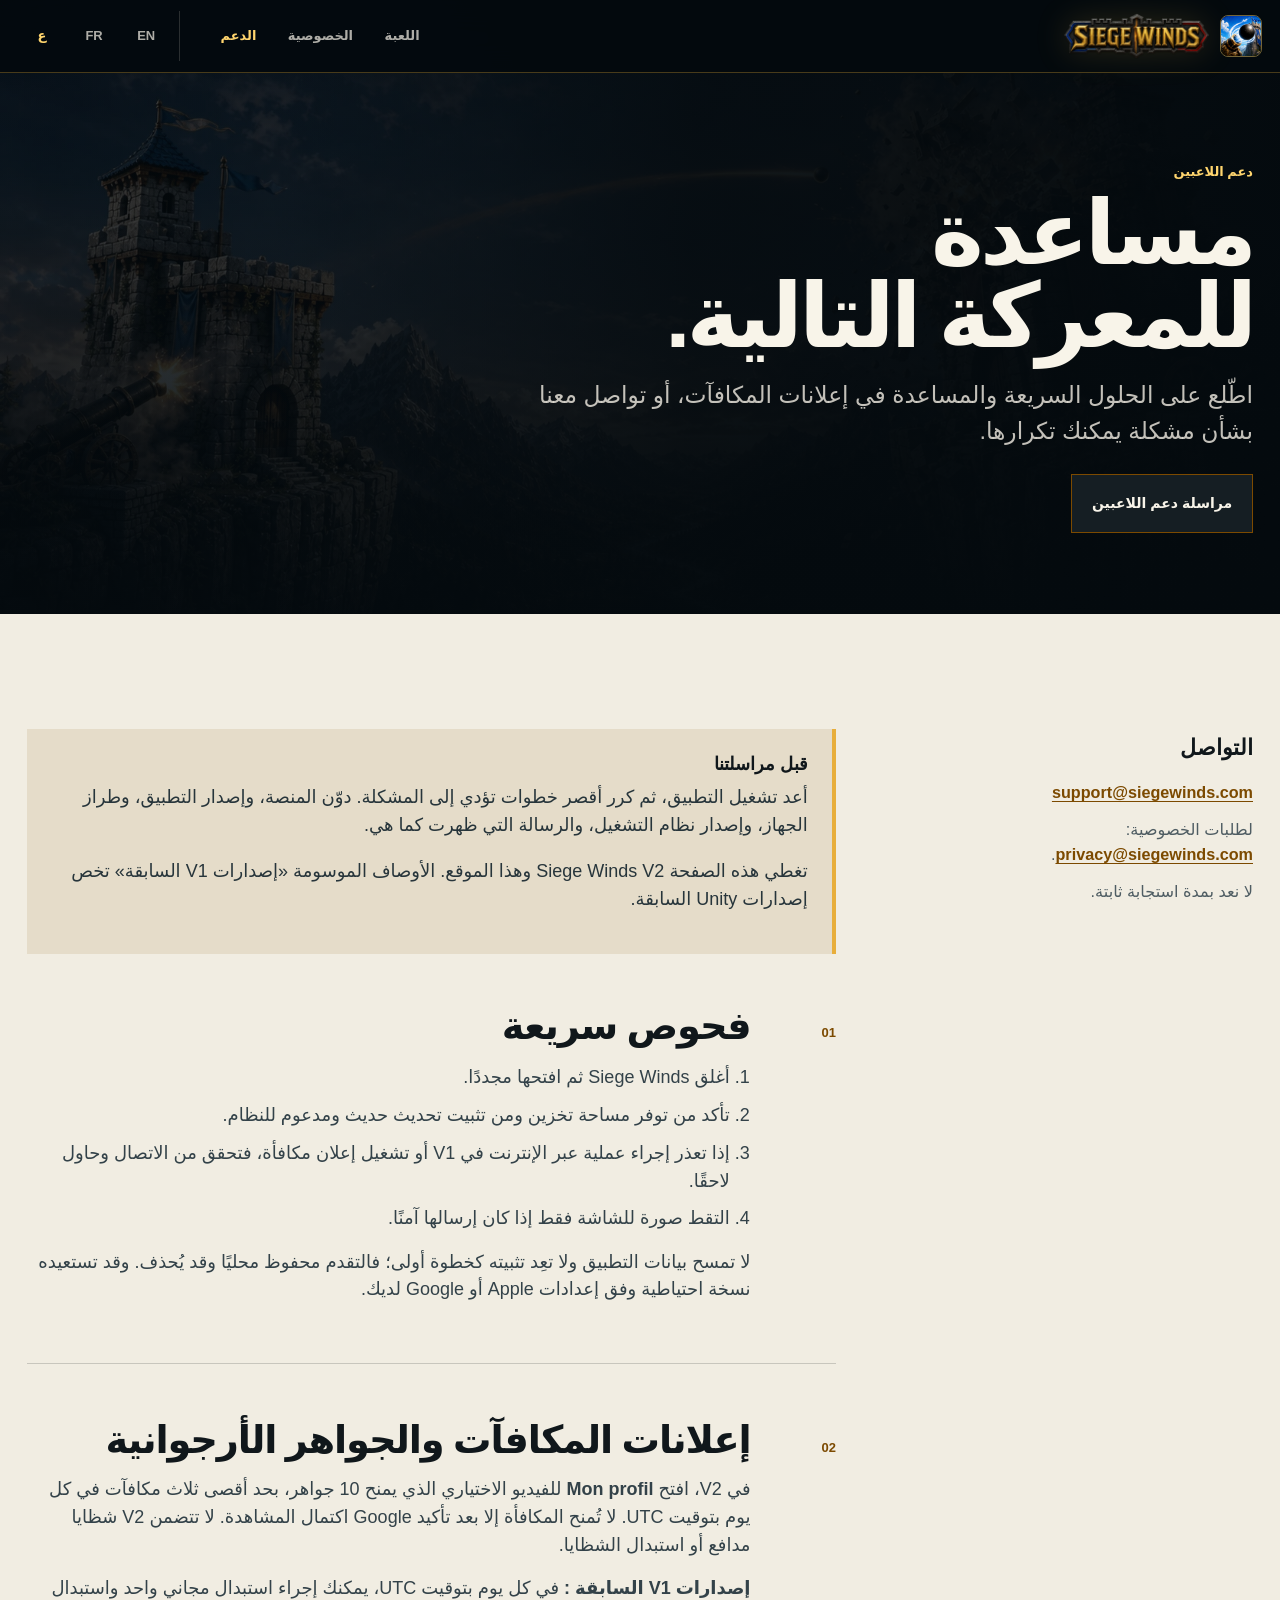
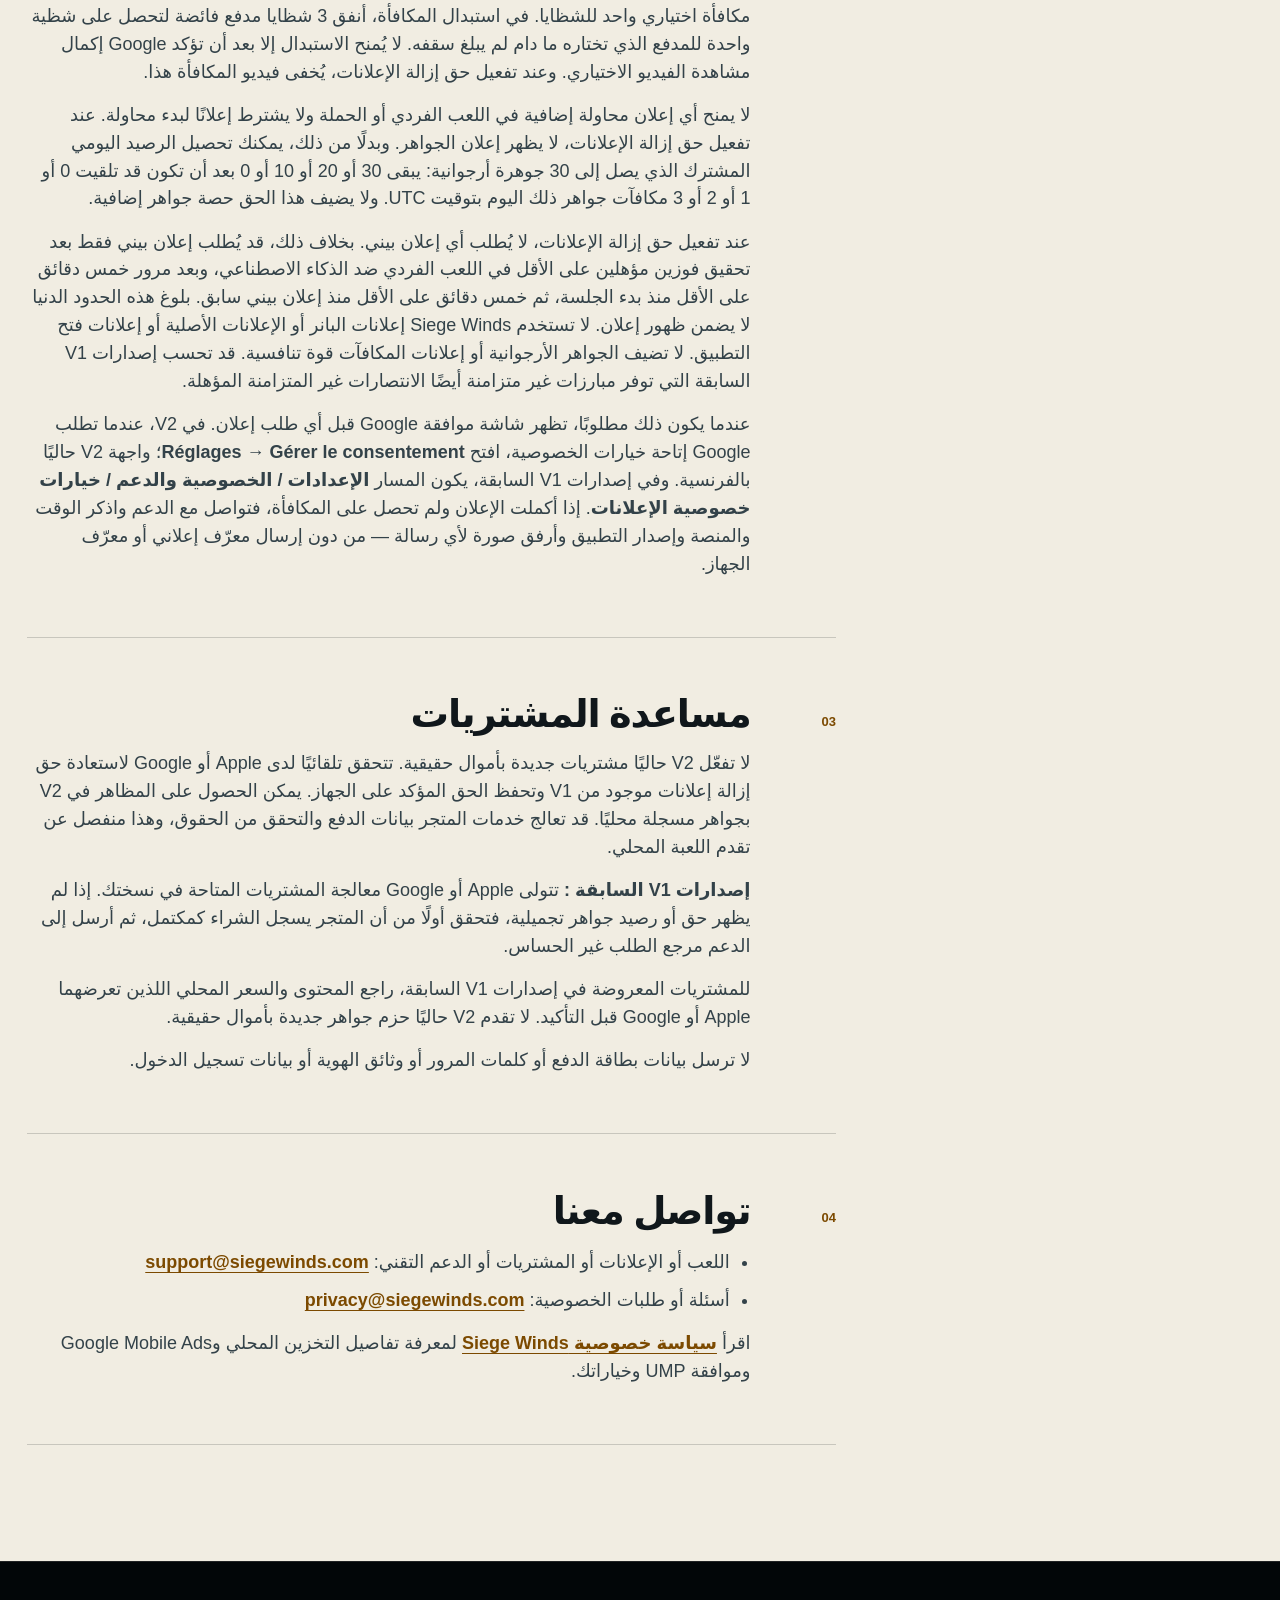
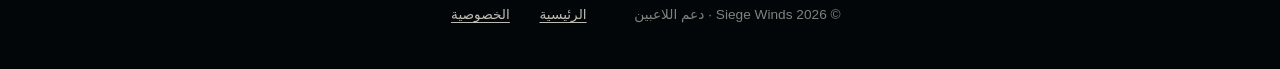
<file: support-ar.html>
<!DOCTYPE html>
<!-- صفحة دعم عامة لتطبيق الهاتف. مسار النشر: support-ar.html. -->
<html lang="ar" dir="rtl">
<head>
  <meta charset="utf-8">
  <meta name="viewport" content="width=device-width, initial-scale=1">
  <meta name="robots" content="noindex, nofollow, noarchive">
  <meta name="description" content="دعم لاعبي Siege Winds على iPhone وAndroid.">
  <link rel="canonical" href="https://siegewinds.com/support-ar.html">
  <link rel="alternate" hreflang="en" href="https://siegewinds.com/support.html">
  <link rel="alternate" hreflang="fr" href="https://siegewinds.com/support-fr.html">
  <link rel="alternate" hreflang="ar" href="https://siegewinds.com/support-ar.html">
  <link rel="icon" href="assets/images/app-icon-256.png" type="image/png">
  <link rel="stylesheet" href="public-info.css">
  <title>دعم اللاعبين | Siege Winds</title>
</head>
<body>
  <a class="skip-link" href="#main-content">الانتقال إلى دعم اللاعبين</a>

  <header class="info-header">
    <div class="info-header__inner">
      <a class="info-brand" href="ar.html" aria-label="الصفحة الرئيسية لـ Siege Winds">
        <img class="info-brand__mark" src="assets/images/app-icon-256.png" width="256" height="256" alt="">
        <img class="info-brand__wordmark" src="assets/images/siege-winds-logo.png" width="1200" height="371" alt="">
      </a>
      <nav class="info-nav" aria-label="معلومات">
        <a href="ar.html">اللعبة</a>
        <a href="privacy-ar.html">الخصوصية</a>
        <a href="support-ar.html" aria-current="page">الدعم</a>
      </nav>
      <nav class="info-languages" aria-label="اللغة">
        <a href="support.html" lang="en">EN</a>
        <a href="support-fr.html" lang="fr">FR</a>
        <a href="support-ar.html" lang="ar" aria-current="page">ع</a>
      </nav>
    </div>
  </header>

  <main id="main-content">
    <section class="info-hero" aria-labelledby="page-title">
      <img src="assets/images/hero-siege-impact-wide.webp" srcset="assets/images/hero-siege-impact-info-mobile.webp 820w, assets/images/hero-siege-impact-wide.webp 1672w" sizes="100vw" width="1672" height="941" fetchpriority="high" alt="" aria-hidden="true">
      <div class="info-hero__inner">
        <p class="info-kicker">دعم اللاعبين</p>
        <h1 id="page-title">مساعدة للمعركة التالية.</h1>
        <p class="info-hero__lead">اطّلع على الحلول السريعة والمساعدة في إعلانات المكافآت، أو تواصل معنا بشأن مشكلة يمكنك تكرارها.</p>
        <a class="support-action" href="mailto:support@siegewinds.com">مراسلة دعم اللاعبين</a>
      </div>
    </section>

    <div class="info-layout">
      <aside class="info-rail" aria-label="ملخص الدعم">
        <strong>التواصل</strong>
        <p><a href="mailto:support@siegewinds.com">support@siegewinds.com</a></p>
        <p>لطلبات الخصوصية: <a href="mailto:privacy@siegewinds.com">privacy@siegewinds.com</a>.</p>
        <p>لا نعد بمدة استجابة ثابتة.</p>
      </aside>

      <article class="info-article">
        <div class="scope-note">
          <strong>قبل مراسلتنا</strong>
          أعد تشغيل التطبيق، ثم كرر أقصر خطوات تؤدي إلى المشكلة. دوّن المنصة، وإصدار التطبيق، وطراز الجهاز، وإصدار نظام التشغيل، والرسالة التي ظهرت كما هي.
        <p>تغطي هذه الصفحة Siege Winds V2 وهذا الموقع. الأوصاف الموسومة «إصدارات V1 السابقة» تخص إصدارات Unity السابقة.</p>
        </div>

        <section class="info-section" aria-labelledby="quick-help-title">
          <p class="section-number" aria-hidden="true">01</p>
          <div>
            <h2 id="quick-help-title">فحوص سريعة</h2>
            <ol>
              <li>أغلق Siege Winds ثم افتحها مجددًا.</li>
              <li>تأكد من توفر مساحة تخزين ومن تثبيت تحديث حديث ومدعوم للنظام.</li>
              <li>إذا تعذر إجراء عملية عبر الإنترنت في V1 أو تشغيل إعلان مكافأة، فتحقق من الاتصال وحاول لاحقًا.</li>
              <li>التقط صورة للشاشة فقط إذا كان إرسالها آمنًا.</li>
            </ol>
            <p>لا تمسح بيانات التطبيق ولا تعِد تثبيته كخطوة أولى؛ فالتقدم محفوظ محليًا وقد يُحذف. وقد تستعيده نسخة احتياطية وفق إعدادات Apple أو Google لديك.</p>
          </div>
        </section>

        <section class="info-section" aria-labelledby="ads-title">
          <p class="section-number" aria-hidden="true">02</p>
          <div>
            <h2 id="ads-title">إعلانات المكافآت والجواهر الأرجوانية</h2>
            <p>في V2، افتح <strong><bdi dir="ltr">Mon profil</bdi></strong> للفيديو الاختياري الذي يمنح 10 جواهر، بحد أقصى ثلاث مكافآت في كل يوم بتوقيت UTC. لا تُمنح المكافأة إلا بعد تأكيد Google اكتمال المشاهدة. لا تتضمن V2 شظايا مدافع أو استبدال الشظايا.</p>
            <p><strong>إصدارات V1 السابقة :</strong> في كل يوم بتوقيت UTC، يمكنك إجراء استبدال مجاني واحد واستبدال مكافأة اختياري واحد للشظايا. في استبدال المكافأة، أنفق 3 شظايا مدفع فائضة لتحصل على شظية واحدة للمدفع الذي تختاره ما دام لم يبلغ سقفه. لا يُمنح الاستبدال إلا بعد أن تؤكد Google إكمال مشاهدة الفيديو الاختياري. وعند تفعيل حق إزالة الإعلانات، يُخفى فيديو المكافأة هذا.</p>
            <p>لا يمنح أي إعلان محاولة إضافية في اللعب الفردي أو الحملة ولا يشترط إعلانًا لبدء محاولة. عند تفعيل حق إزالة الإعلانات، لا يظهر إعلان الجواهر. وبدلًا من ذلك، يمكنك تحصيل الرصيد اليومي المشترك الذي يصل إلى 30 جوهرة أرجوانية: يبقى 30 أو 20 أو 10 أو 0 بعد أن تكون قد تلقيت 0 أو 1 أو 2 أو 3 مكافآت جواهر ذلك اليوم بتوقيت UTC. ولا يضيف هذا الحق حصة جواهر إضافية.</p>
            <p>عند تفعيل حق إزالة الإعلانات، لا يُطلب أي إعلان بيني. بخلاف ذلك، قد يُطلب إعلان بيني فقط بعد تحقيق فوزين مؤهلين على الأقل في اللعب الفردي ضد الذكاء الاصطناعي، وبعد مرور خمس دقائق على الأقل منذ بدء الجلسة، ثم خمس دقائق على الأقل منذ إعلان بيني سابق. بلوغ هذه الحدود الدنيا لا يضمن ظهور إعلان. لا تستخدم Siege Winds إعلانات البانر أو الإعلانات الأصلية أو إعلانات فتح التطبيق. لا تضيف الجواهر الأرجوانية أو إعلانات المكافآت قوة تنافسية. قد تحسب إصدارات V1 السابقة التي توفر مبارزات غير متزامنة أيضًا الانتصارات غير المتزامنة المؤهلة.</p>
            <p>عندما يكون ذلك مطلوبًا، تظهر شاشة موافقة Google قبل أي طلب إعلان. في V2، عندما تطلب Google إتاحة خيارات الخصوصية، افتح <strong><bdi dir="ltr">Réglages → Gérer le consentement</bdi></strong>؛ واجهة V2 حاليًا بالفرنسية. وفي إصدارات V1 السابقة، يكون المسار <strong>الإعدادات / الخصوصية والدعم / خيارات خصوصية الإعلانات</strong>. إذا أكملت الإعلان ولم تحصل على المكافأة، فتواصل مع الدعم واذكر الوقت والمنصة وإصدار التطبيق وأرفق صورة لأي رسالة — من دون إرسال معرّف إعلاني أو معرّف الجهاز.</p>
          </div>
        </section>

        <section class="info-section" aria-labelledby="purchase-title">
          <p class="section-number" aria-hidden="true">03</p>
          <div>
            <h2 id="purchase-title">مساعدة المشتريات</h2>
            <p>لا تفعّل V2 حاليًا مشتريات جديدة بأموال حقيقية. تتحقق تلقائيًا لدى Apple أو Google لاستعادة حق إزالة إعلانات موجود من V1 وتحفظ الحق المؤكد على الجهاز. يمكن الحصول على المظاهر في V2 بجواهر مسجلة محليًا. قد تعالج خدمات المتجر بيانات الدفع والتحقق من الحقوق، وهذا منفصل عن تقدم اللعبة المحلي.</p>
            <p><strong>إصدارات V1 السابقة :</strong> تتولى Apple أو Google معالجة المشتريات المتاحة في نسختك. إذا لم يظهر حق أو رصيد جواهر تجميلية، فتحقق أولًا من أن المتجر يسجل الشراء كمكتمل، ثم أرسل إلى الدعم مرجع الطلب غير الحساس.</p>
            <p>للمشتريات المعروضة في إصدارات V1 السابقة، راجع المحتوى والسعر المحلي اللذين تعرضهما Apple أو Google قبل التأكيد. لا تقدم V2 حاليًا حزم جواهر جديدة بأموال حقيقية.</p>
            <p>لا ترسل بيانات بطاقة الدفع أو كلمات المرور أو وثائق الهوية أو بيانات تسجيل الدخول.</p>
          </div>
        </section>

        <section class="info-section" aria-labelledby="contact-title">
          <p class="section-number" aria-hidden="true">04</p>
          <div>
            <h2 id="contact-title">تواصل معنا</h2>
            <ul>
              <li>اللعب أو الإعلانات أو المشتريات أو الدعم التقني: <a href="mailto:support@siegewinds.com">support@siegewinds.com</a></li>
              <li>أسئلة أو طلبات الخصوصية: <a href="mailto:privacy@siegewinds.com">privacy@siegewinds.com</a></li>
            </ul>
            <p>اقرأ <a href="privacy-ar.html">سياسة خصوصية Siege Winds</a> لمعرفة تفاصيل التخزين المحلي وGoogle Mobile Ads وموافقة UMP وخياراتك.</p>
          </div>
        </section>
      </article>
    </div>
  </main>

  <footer class="info-footer">
    <p>© 2026 Siege Winds · دعم اللاعبين</p>
    <nav aria-label="معلومات تذييل الصفحة">
      <a href="ar.html">الرئيسية</a>
      <a href="privacy-ar.html">الخصوصية</a>
    </nav>
  </footer>
</body>
</html>
</file>
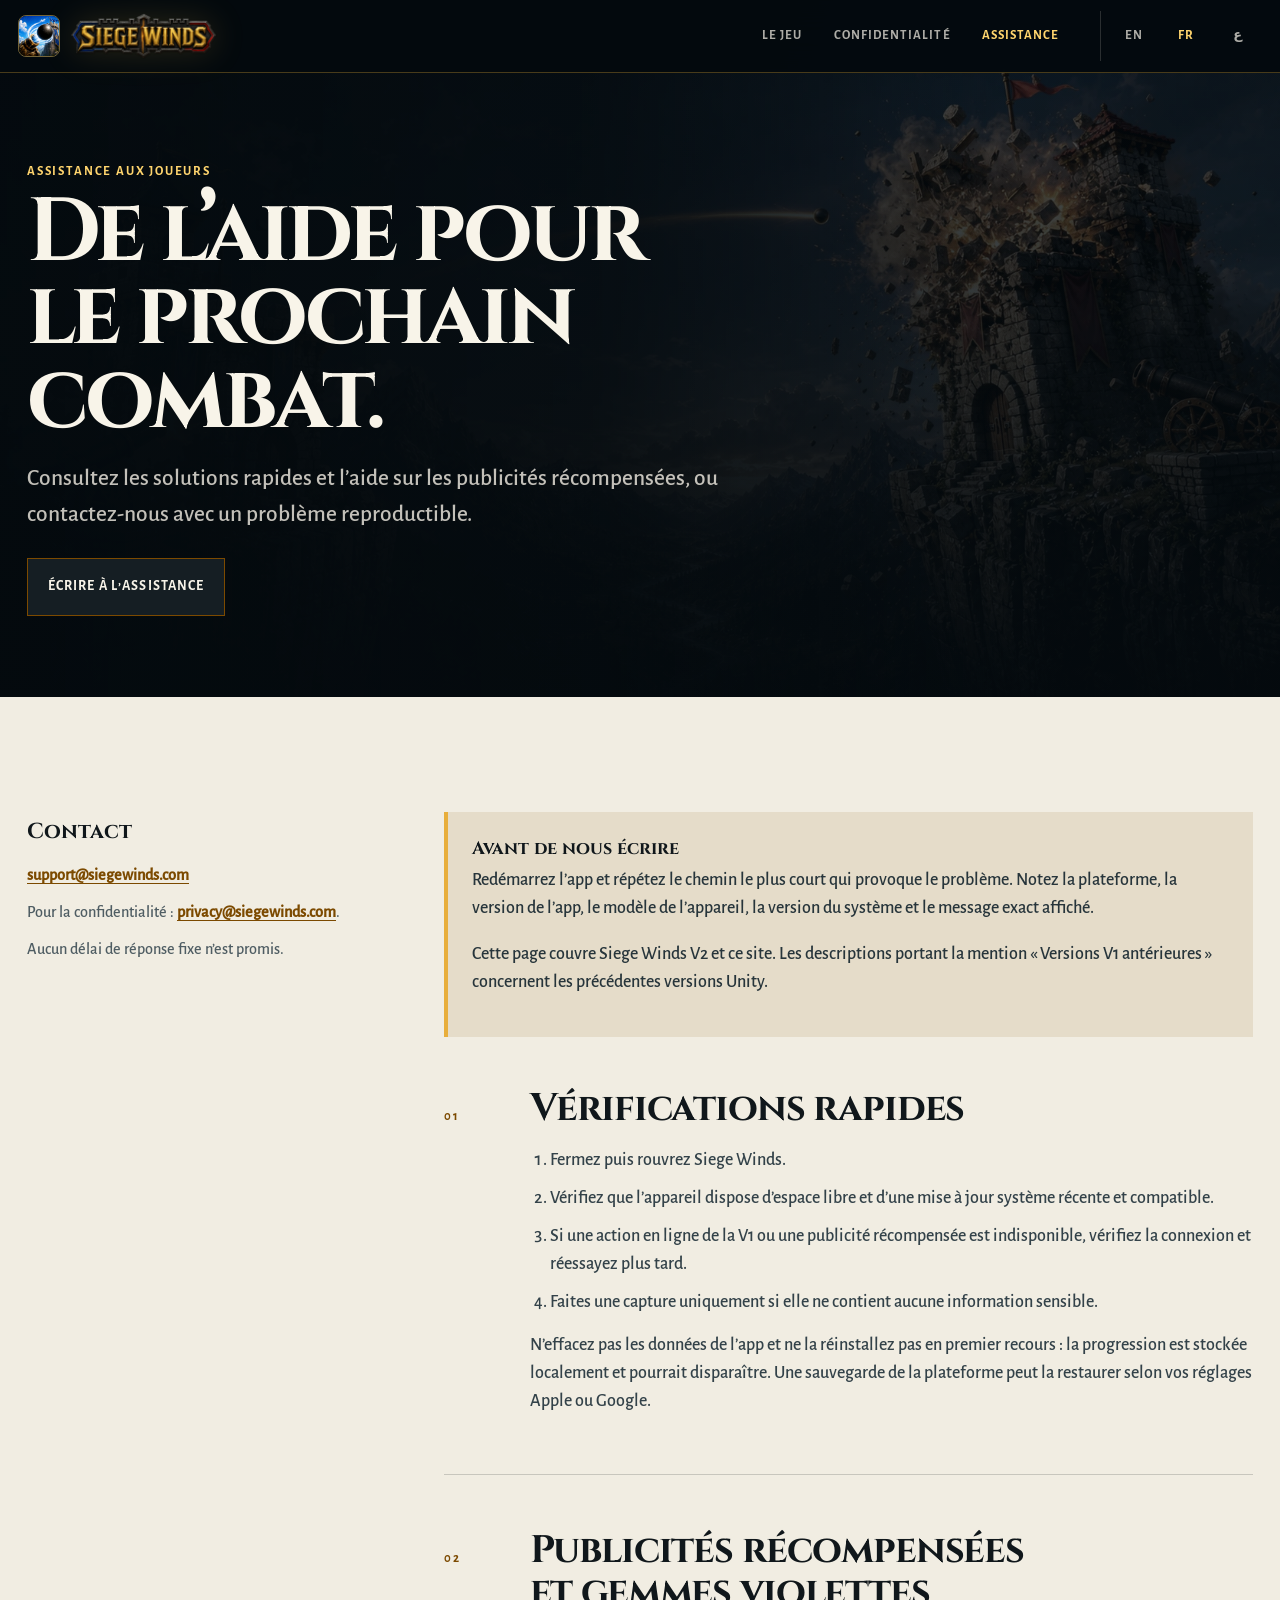
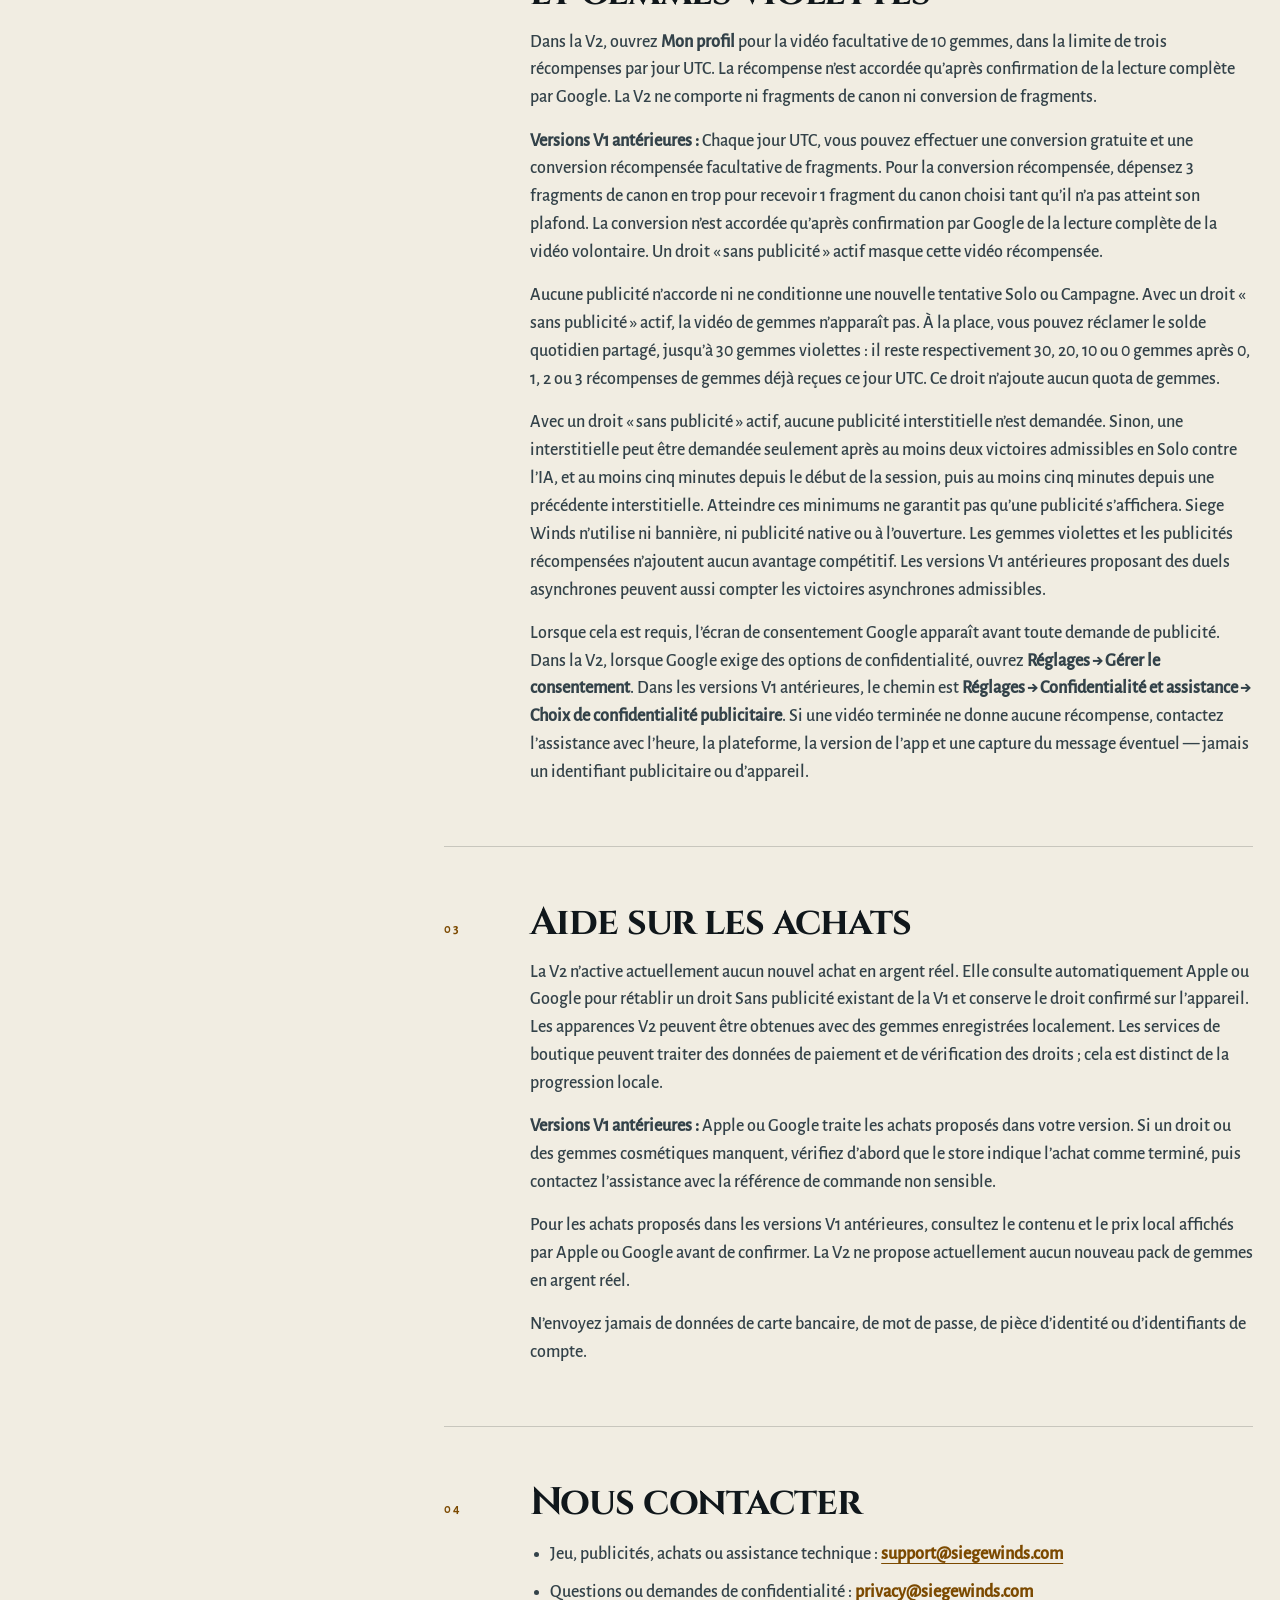
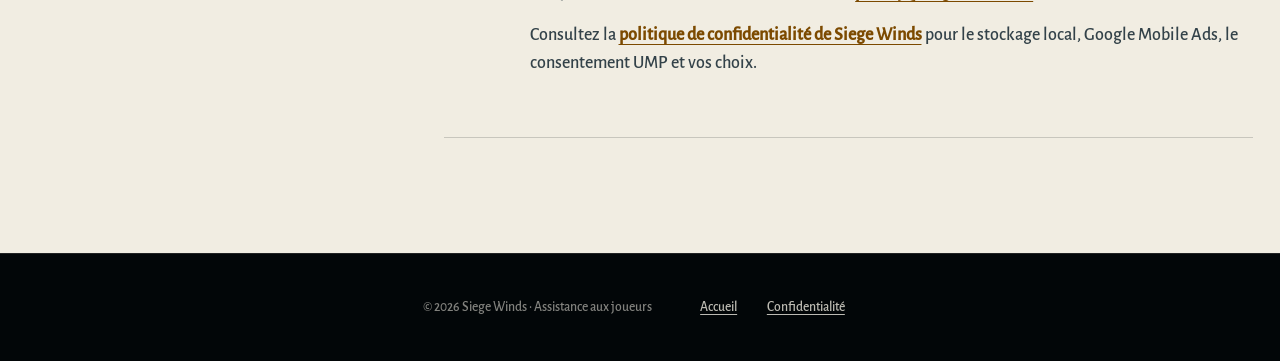
<file: support-fr.html>
<!DOCTYPE html>
<!-- Page publique d’assistance de l’application mobile. Cible de déploiement : support-fr.html. -->
<html lang="fr">
<head>
  <meta charset="utf-8">
  <meta name="viewport" content="width=device-width, initial-scale=1">
  <meta name="robots" content="noindex, nofollow, noarchive">
  <meta name="description" content="Assistance aux joueurs de Siege Winds sur iPhone et Android.">
  <link rel="canonical" href="https://siegewinds.com/support-fr.html">
  <link rel="alternate" hreflang="en" href="https://siegewinds.com/support.html">
  <link rel="alternate" hreflang="fr" href="https://siegewinds.com/support-fr.html">
  <link rel="alternate" hreflang="ar" href="https://siegewinds.com/support-ar.html">
  <link rel="icon" href="assets/images/app-icon-256.png" type="image/png">
  <link rel="stylesheet" href="public-info.css">
  <title>Assistance aux joueurs | Siege Winds</title>
</head>
<body>
  <a class="skip-link" href="#main-content">Accéder à l’assistance aux joueurs</a>

  <header class="info-header">
    <div class="info-header__inner">
      <a class="info-brand" href="fr.html" aria-label="Accueil de Siege Winds">
        <img class="info-brand__mark" src="assets/images/app-icon-256.png" width="256" height="256" alt="">
        <img class="info-brand__wordmark" src="assets/images/siege-winds-logo.png" width="1200" height="371" alt="">
      </a>
      <nav class="info-nav" aria-label="Informations">
        <a href="fr.html">Le jeu</a>
        <a href="privacy-fr.html">Confidentialité</a>
        <a href="support-fr.html" aria-current="page">Assistance</a>
      </nav>
      <nav class="info-languages" aria-label="Langue">
        <a href="support.html" lang="en">EN</a>
        <a href="support-fr.html" lang="fr" aria-current="page">FR</a>
        <a href="support-ar.html" lang="ar" hreflang="ar">ع</a>
      </nav>
    </div>
  </header>

  <main id="main-content">
    <section class="info-hero" aria-labelledby="page-title">
      <img src="assets/images/hero-siege-impact-wide.webp" srcset="assets/images/hero-siege-impact-info-mobile.webp 820w, assets/images/hero-siege-impact-wide.webp 1672w" sizes="100vw" width="1672" height="941" fetchpriority="high" alt="" aria-hidden="true">
      <div class="info-hero__inner">
        <p class="info-kicker">Assistance aux joueurs</p>
        <h1 id="page-title">De l’aide pour le prochain combat.</h1>
        <p class="info-hero__lead">Consultez les solutions rapides et l’aide sur les publicités récompensées, ou contactez-nous avec un problème reproductible.</p>
        <a class="support-action" href="mailto:support@siegewinds.com">Écrire à l’assistance</a>
      </div>
    </section>

    <div class="info-layout">
      <aside class="info-rail" aria-label="Résumé de l’assistance">
        <strong>Contact</strong>
        <p><a href="mailto:support@siegewinds.com">support@siegewinds.com</a></p>
        <p>Pour la confidentialité : <a href="mailto:privacy@siegewinds.com">privacy@siegewinds.com</a>.</p>
        <p>Aucun délai de réponse fixe n’est promis.</p>
      </aside>

      <article class="info-article">
        <div class="scope-note">
          <strong>Avant de nous écrire</strong>
          Redémarrez l’app et répétez le chemin le plus court qui provoque le problème. Notez la plateforme, la version de l’app, le modèle de l’appareil, la version du système et le message exact affiché.
        <p>Cette page couvre Siege Winds V2 et ce site. Les descriptions portant la mention « Versions V1 antérieures » concernent les précédentes versions Unity.</p>
        </div>

        <section class="info-section" aria-labelledby="quick-help-title">
          <p class="section-number" aria-hidden="true">01</p>
          <div>
            <h2 id="quick-help-title">Vérifications rapides</h2>
            <ol>
              <li>Fermez puis rouvrez Siege Winds.</li>
              <li>Vérifiez que l’appareil dispose d’espace libre et d’une mise à jour système récente et compatible.</li>
              <li>Si une action en ligne de la V1 ou une publicité récompensée est indisponible, vérifiez la connexion et réessayez plus tard.</li>
              <li>Faites une capture uniquement si elle ne contient aucune information sensible.</li>
            </ol>
            <p>N’effacez pas les données de l’app et ne la réinstallez pas en premier recours : la progression est stockée localement et pourrait disparaître. Une sauvegarde de la plateforme peut la restaurer selon vos réglages Apple ou Google.</p>
          </div>
        </section>

        <section class="info-section" aria-labelledby="ads-title">
          <p class="section-number" aria-hidden="true">02</p>
          <div>
            <h2 id="ads-title">Publicités récompensées et gemmes violettes</h2>
            <p>Dans la V2, ouvrez <strong>Mon profil</strong> pour la vidéo facultative de 10 gemmes, dans la limite de trois récompenses par jour UTC. La récompense n’est accordée qu’après confirmation de la lecture complète par Google. La V2 ne comporte ni fragments de canon ni conversion de fragments.</p>
            <p><strong>Versions V1 antérieures :</strong> Chaque jour UTC, vous pouvez effectuer une conversion gratuite et une conversion récompensée facultative de fragments. Pour la conversion récompensée, dépensez 3 fragments de canon en trop pour recevoir 1 fragment du canon choisi tant qu’il n’a pas atteint son plafond. La conversion n’est accordée qu’après confirmation par Google de la lecture complète de la vidéo volontaire. Un droit « sans publicité » actif masque cette vidéo récompensée.</p>
            <p>Aucune publicité n’accorde ni ne conditionne une nouvelle tentative Solo ou Campagne. Avec un droit « sans publicité » actif, la vidéo de gemmes n’apparaît pas. À la place, vous pouvez réclamer le solde quotidien partagé, jusqu’à 30 gemmes violettes : il reste respectivement 30, 20, 10 ou 0 gemmes après 0, 1, 2 ou 3 récompenses de gemmes déjà reçues ce jour UTC. Ce droit n’ajoute aucun quota de gemmes.</p>
            <p>Avec un droit « sans publicité » actif, aucune publicité interstitielle n’est demandée. Sinon, une interstitielle peut être demandée seulement après au moins deux victoires admissibles en Solo contre l’IA, et au moins cinq minutes depuis le début de la session, puis au moins cinq minutes depuis une précédente interstitielle. Atteindre ces minimums ne garantit pas qu’une publicité s’affichera. Siege Winds n’utilise ni bannière, ni publicité native ou à l’ouverture. Les gemmes violettes et les publicités récompensées n’ajoutent aucun avantage compétitif. Les versions V1 antérieures proposant des duels asynchrones peuvent aussi compter les victoires asynchrones admissibles.</p>
            <p>Lorsque cela est requis, l’écran de consentement Google apparaît avant toute demande de publicité. Dans la V2, lorsque Google exige des options de confidentialité, ouvrez <strong>Réglages → Gérer le consentement</strong>. Dans les versions V1 antérieures, le chemin est <strong>Réglages → Confidentialité et assistance → Choix de confidentialité publicitaire</strong>. Si une vidéo terminée ne donne aucune récompense, contactez l’assistance avec l’heure, la plateforme, la version de l’app et une capture du message éventuel — jamais un identifiant publicitaire ou d’appareil.</p>
          </div>
        </section>

        <section class="info-section" aria-labelledby="purchase-title">
          <p class="section-number" aria-hidden="true">03</p>
          <div>
            <h2 id="purchase-title">Aide sur les achats</h2>
            <p>La V2 n’active actuellement aucun nouvel achat en argent réel. Elle consulte automatiquement Apple ou Google pour rétablir un droit Sans publicité existant de la V1 et conserve le droit confirmé sur l’appareil. Les apparences V2 peuvent être obtenues avec des gemmes enregistrées localement. Les services de boutique peuvent traiter des données de paiement et de vérification des droits ; cela est distinct de la progression locale.</p>
            <p><strong>Versions V1 antérieures :</strong> Apple ou Google traite les achats proposés dans votre version. Si un droit ou des gemmes cosmétiques manquent, vérifiez d’abord que le store indique l’achat comme terminé, puis contactez l’assistance avec la référence de commande non sensible.</p>
            <p>Pour les achats proposés dans les versions V1 antérieures, consultez le contenu et le prix local affichés par Apple ou Google avant de confirmer. La V2 ne propose actuellement aucun nouveau pack de gemmes en argent réel.</p>
            <p>N’envoyez jamais de données de carte bancaire, de mot de passe, de pièce d’identité ou d’identifiants de compte.</p>
          </div>
        </section>

        <section class="info-section" aria-labelledby="contact-title">
          <p class="section-number" aria-hidden="true">04</p>
          <div>
            <h2 id="contact-title">Nous contacter</h2>
            <ul>
              <li>Jeu, publicités, achats ou assistance technique : <a href="mailto:support@siegewinds.com">support@siegewinds.com</a></li>
              <li>Questions ou demandes de confidentialité : <a href="mailto:privacy@siegewinds.com">privacy@siegewinds.com</a></li>
            </ul>
            <p>Consultez la <a href="privacy-fr.html">politique de confidentialité de Siege Winds</a> pour le stockage local, Google Mobile Ads, le consentement UMP et vos choix.</p>
          </div>
        </section>
      </article>
    </div>
  </main>

  <footer class="info-footer">
    <p>© 2026 Siege Winds · Assistance aux joueurs</p>
    <nav aria-label="Informations de pied de page">
      <a href="fr.html">Accueil</a>
      <a href="privacy-fr.html">Confidentialité</a>
    </nav>
  </footer>
</body>
</html>
</file>
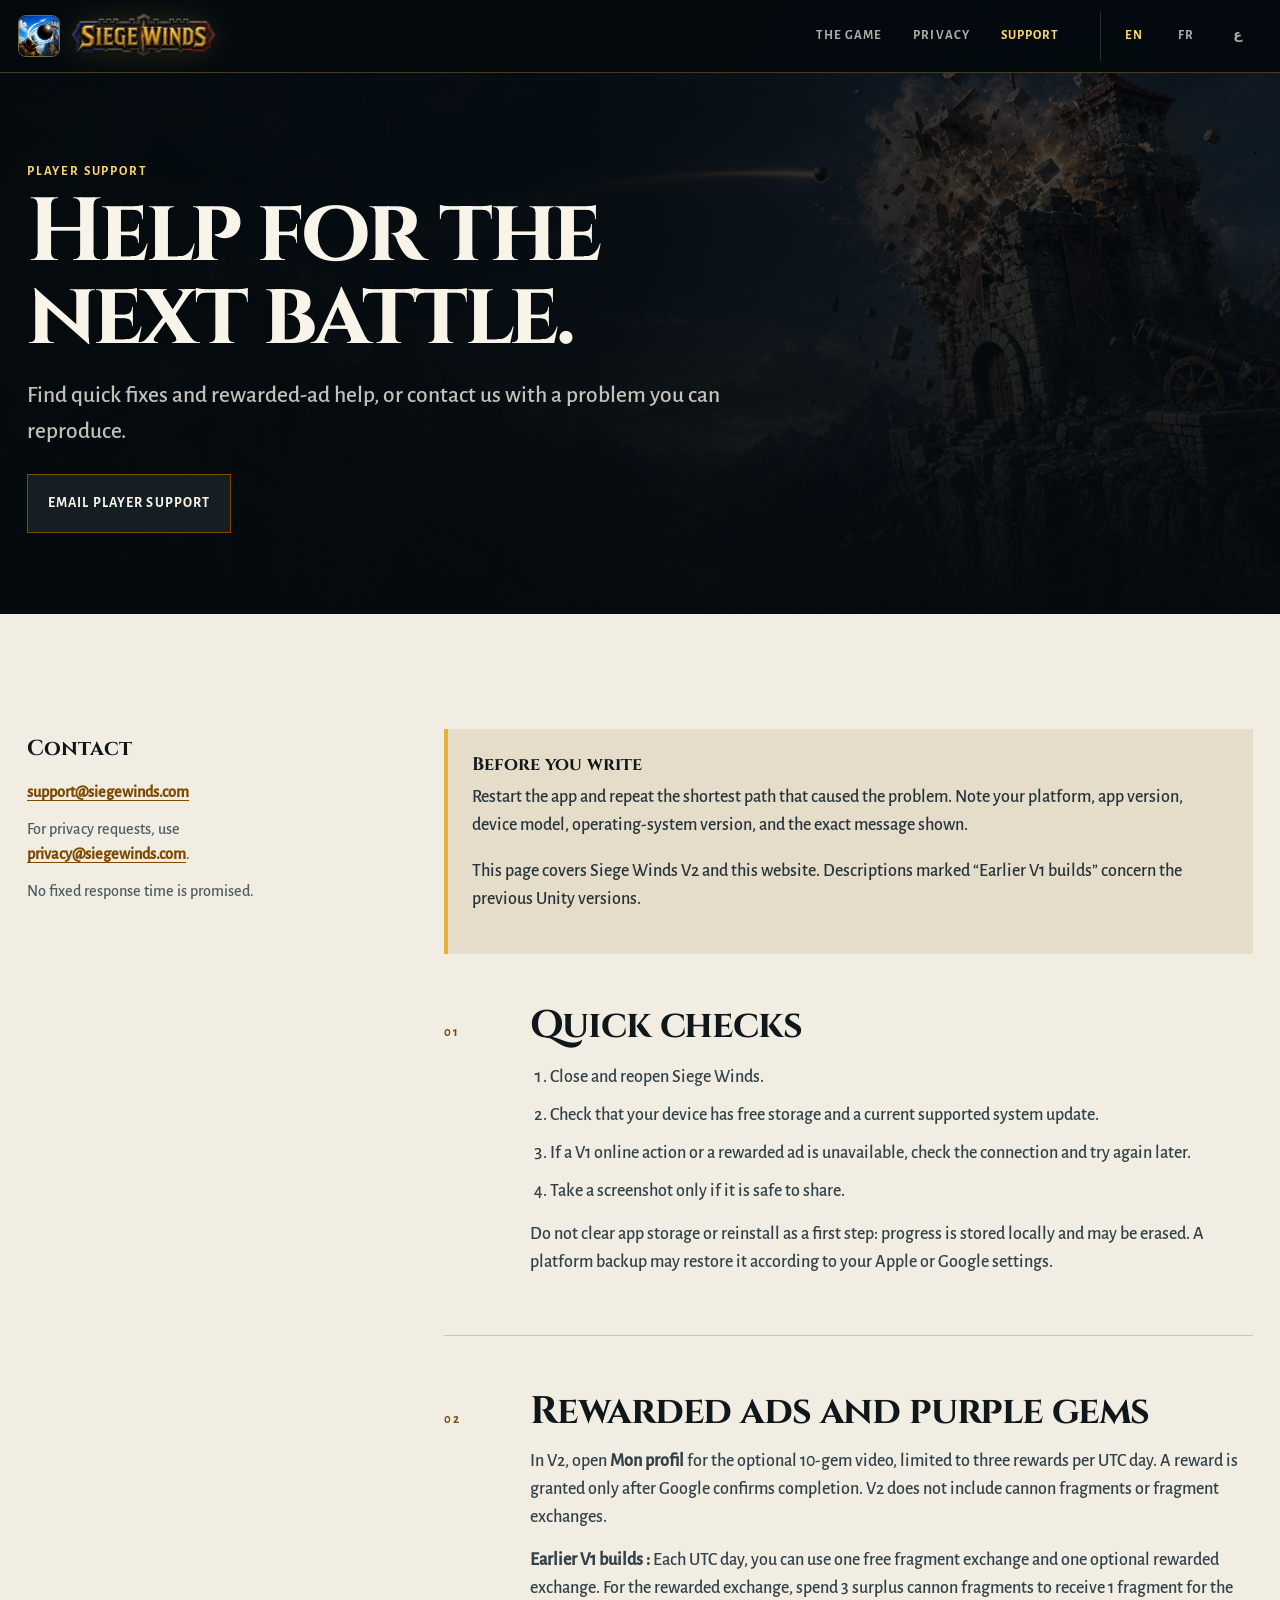
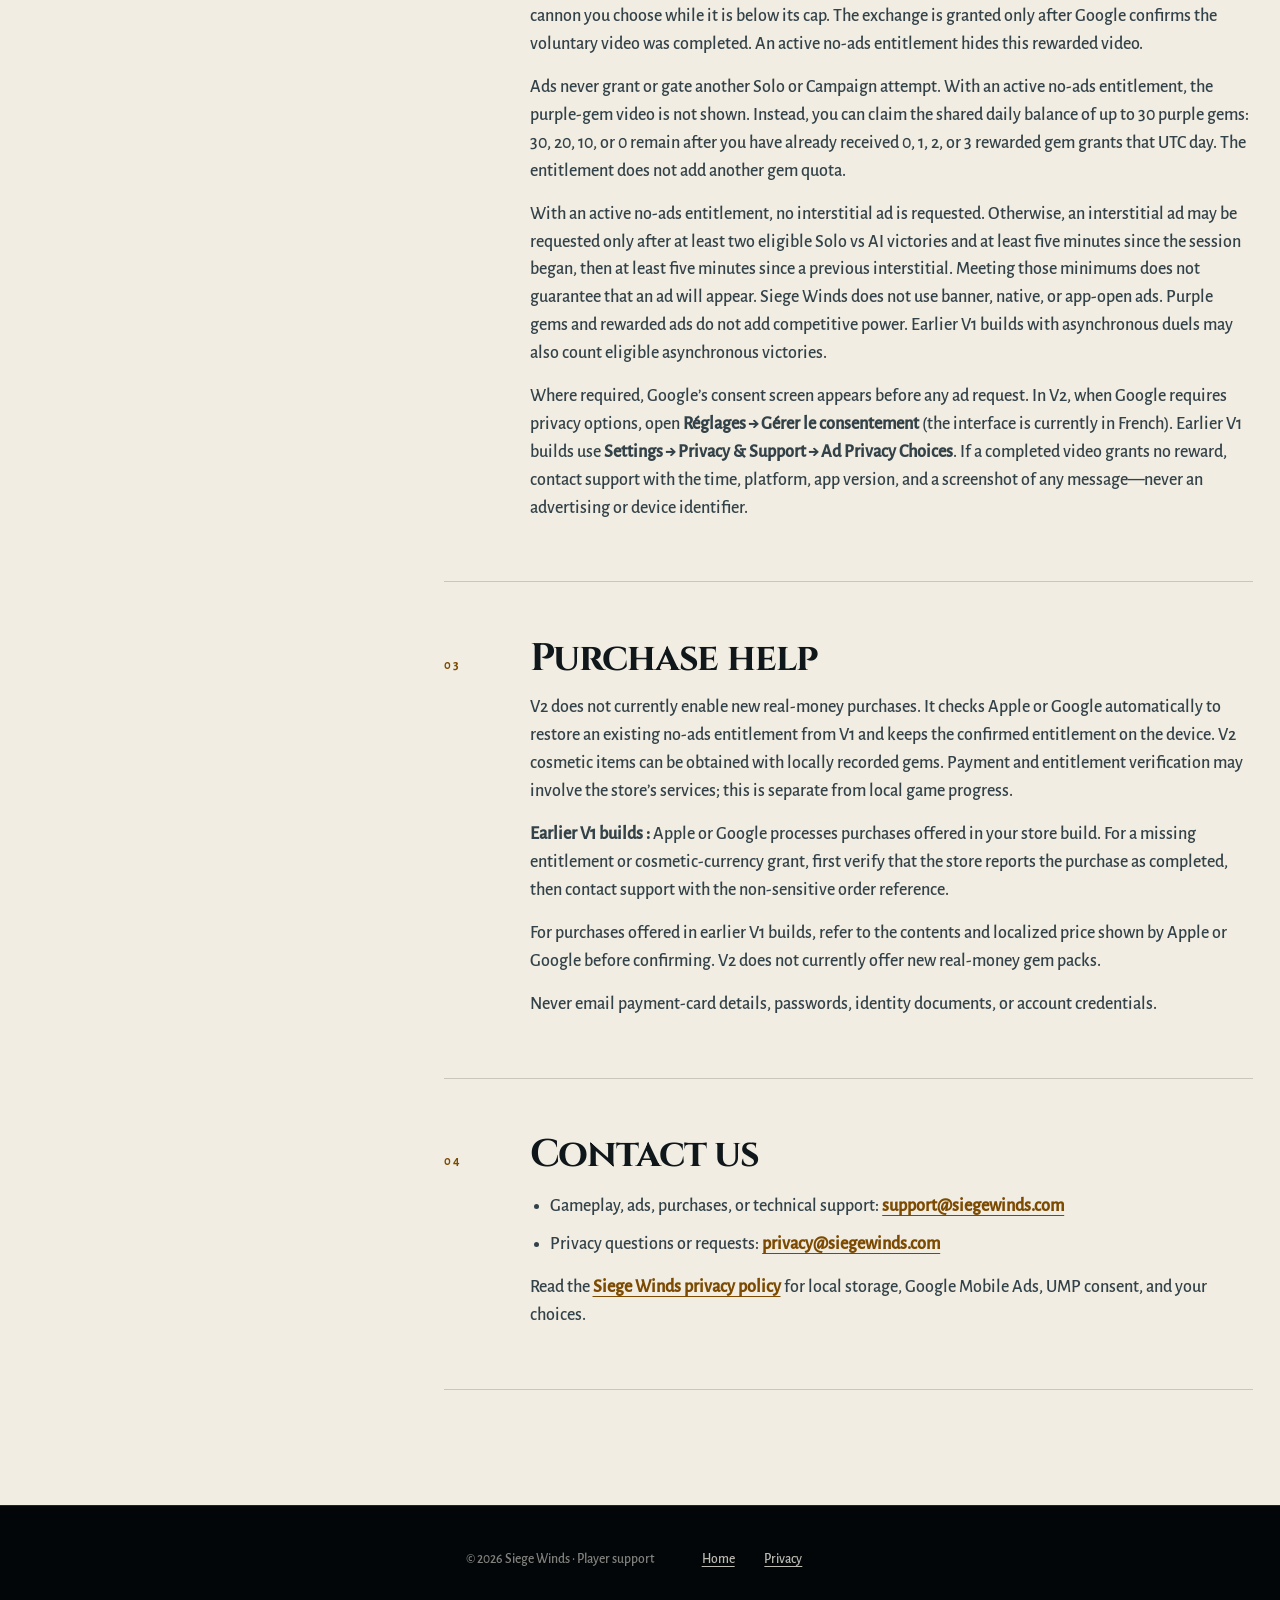
<file: support.html>
<!DOCTYPE html>
<!-- Public mobile-app support page. Deployment target: support.html. -->
<html lang="en">
<head>
  <meta charset="utf-8">
  <meta name="viewport" content="width=device-width, initial-scale=1">
  <meta name="robots" content="noindex, nofollow, noarchive">
  <meta name="description" content="Player support for Siege Winds on iPhone and Android.">
  <link rel="canonical" href="https://siegewinds.com/support.html">
  <link rel="alternate" hreflang="en" href="https://siegewinds.com/support.html">
  <link rel="alternate" hreflang="fr" href="https://siegewinds.com/support-fr.html">
  <link rel="alternate" hreflang="ar" href="https://siegewinds.com/support-ar.html">
  <link rel="icon" href="assets/images/app-icon-256.png" type="image/png">
  <link rel="stylesheet" href="public-info.css">
  <title>Player Support | Siege Winds</title>
</head>
<body>
  <a class="skip-link" href="#main-content">Skip to player support</a>

  <header class="info-header">
    <div class="info-header__inner">
      <a class="info-brand" href="index.html" aria-label="Siege Winds home">
        <img class="info-brand__mark" src="assets/images/app-icon-256.png" width="256" height="256" alt="">
        <img class="info-brand__wordmark" src="assets/images/siege-winds-logo.png" width="1200" height="371" alt="">
      </a>
      <nav class="info-nav" aria-label="Information">
        <a href="index.html">The game</a>
        <a href="privacy.html">Privacy</a>
        <a href="support.html" aria-current="page">Support</a>
      </nav>
      <nav class="info-languages" aria-label="Language">
        <a href="support.html" lang="en" aria-current="page">EN</a>
        <a href="support-fr.html" lang="fr">FR</a>
        <a href="support-ar.html" lang="ar" hreflang="ar">ع</a>
      </nav>
    </div>
  </header>

  <main id="main-content">
    <section class="info-hero" aria-labelledby="page-title">
      <img src="assets/images/hero-siege-impact-wide.webp" srcset="assets/images/hero-siege-impact-info-mobile.webp 820w, assets/images/hero-siege-impact-wide.webp 1672w" sizes="100vw" width="1672" height="941" fetchpriority="high" alt="" aria-hidden="true">
      <div class="info-hero__inner">
        <p class="info-kicker">Player support</p>
        <h1 id="page-title">Help for the next battle.</h1>
        <p class="info-hero__lead">Find quick fixes and rewarded-ad help, or contact us with a problem you can reproduce.</p>
        <a class="support-action" href="mailto:support@siegewinds.com">Email player support</a>
      </div>
    </section>

    <div class="info-layout">
      <aside class="info-rail" aria-label="Support summary">
        <strong>Contact</strong>
        <p><a href="mailto:support@siegewinds.com">support@siegewinds.com</a></p>
        <p>For privacy requests, use <a href="mailto:privacy@siegewinds.com">privacy@siegewinds.com</a>.</p>
        <p>No fixed response time is promised.</p>
      </aside>

      <article class="info-article">
        <div class="scope-note">
          <strong>Before you write</strong>
          Restart the app and repeat the shortest path that caused the problem. Note your platform, app version, device model, operating-system version, and the exact message shown.
        <p>This page covers Siege Winds V2 and this website. Descriptions marked “Earlier V1 builds” concern the previous Unity versions.</p>
        </div>

        <section class="info-section" aria-labelledby="quick-help-title">
          <p class="section-number" aria-hidden="true">01</p>
          <div>
            <h2 id="quick-help-title">Quick checks</h2>
            <ol>
              <li>Close and reopen Siege Winds.</li>
              <li>Check that your device has free storage and a current supported system update.</li>
              <li>If a V1 online action or a rewarded ad is unavailable, check the connection and try again later.</li>
              <li>Take a screenshot only if it is safe to share.</li>
            </ol>
            <p>Do not clear app storage or reinstall as a first step: progress is stored locally and may be erased. A platform backup may restore it according to your Apple or Google settings.</p>
          </div>
        </section>

        <section class="info-section" aria-labelledby="ads-title">
          <p class="section-number" aria-hidden="true">02</p>
          <div>
            <h2 id="ads-title">Rewarded ads and purple gems</h2>
            <p>In V2, open <strong>Mon profil</strong> for the optional 10-gem video, limited to three rewards per UTC day. A reward is granted only after Google confirms completion. V2 does not include cannon fragments or fragment exchanges.</p>
            <p><strong>Earlier V1 builds :</strong> Each UTC day, you can use one free fragment exchange and one optional rewarded exchange. For the rewarded exchange, spend 3 surplus cannon fragments to receive 1 fragment for the cannon you choose while it is below its cap. The exchange is granted only after Google confirms the voluntary video was completed. An active no-ads entitlement hides this rewarded video.</p>
            <p>Ads never grant or gate another Solo or Campaign attempt. With an active no-ads entitlement, the purple-gem video is not shown. Instead, you can claim the shared daily balance of up to 30 purple gems: 30, 20, 10, or 0 remain after you have already received 0, 1, 2, or 3 rewarded gem grants that UTC day. The entitlement does not add another gem quota.</p>
            <p>With an active no-ads entitlement, no interstitial ad is requested. Otherwise, an interstitial ad may be requested only after at least two eligible Solo vs AI victories and at least five minutes since the session began, then at least five minutes since a previous interstitial. Meeting those minimums does not guarantee that an ad will appear. Siege Winds does not use banner, native, or app-open ads. Purple gems and rewarded ads do not add competitive power. Earlier V1 builds with asynchronous duels may also count eligible asynchronous victories.</p>
            <p>Where required, Google’s consent screen appears before any ad request. In V2, when Google requires privacy options, open <strong>Réglages → Gérer le consentement</strong> (the interface is currently in French). Earlier V1 builds use <strong>Settings → Privacy &amp; Support → Ad Privacy Choices</strong>. If a completed video grants no reward, contact support with the time, platform, app version, and a screenshot of any message—never an advertising or device identifier.</p>
          </div>
        </section>

        <section class="info-section" aria-labelledby="purchase-title">
          <p class="section-number" aria-hidden="true">03</p>
          <div>
            <h2 id="purchase-title">Purchase help</h2>
            <p>V2 does not currently enable new real-money purchases. It checks Apple or Google automatically to restore an existing no-ads entitlement from V1 and keeps the confirmed entitlement on the device. V2 cosmetic items can be obtained with locally recorded gems. Payment and entitlement verification may involve the store’s services; this is separate from local game progress.</p>
            <p><strong>Earlier V1 builds :</strong> Apple or Google processes purchases offered in your store build. For a missing entitlement or cosmetic-currency grant, first verify that the store reports the purchase as completed, then contact support with the non-sensitive order reference.</p>
            <p>For purchases offered in earlier V1 builds, refer to the contents and localized price shown by Apple or Google before confirming. V2 does not currently offer new real-money gem packs.</p>
            <p>Never email payment-card details, passwords, identity documents, or account credentials.</p>
          </div>
        </section>

        <section class="info-section" aria-labelledby="contact-title">
          <p class="section-number" aria-hidden="true">04</p>
          <div>
            <h2 id="contact-title">Contact us</h2>
            <ul>
              <li>Gameplay, ads, purchases, or technical support: <a href="mailto:support@siegewinds.com">support@siegewinds.com</a></li>
              <li>Privacy questions or requests: <a href="mailto:privacy@siegewinds.com">privacy@siegewinds.com</a></li>
            </ul>
            <p>Read the <a href="privacy.html">Siege Winds privacy policy</a> for local storage, Google Mobile Ads, UMP consent, and your choices.</p>
          </div>
        </section>
      </article>
    </div>
  </main>

  <footer class="info-footer">
    <p>© 2026 Siege Winds · Player support</p>
    <nav aria-label="Footer information">
      <a href="index.html">Home</a>
      <a href="privacy.html">Privacy</a>
    </nav>
  </footer>
</body>
</html>
</file>
<file: landing.css>
@font-face {
  font-family: "Cinzel";
  src: url("assets/fonts/cinzel-bold.woff2") format("woff2");
  font-display: swap;
  font-style: normal;
  font-weight: 700;
}

@font-face {
  font-family: "Alegreya Sans";
  src: url("assets/fonts/alegreya-sans-medium.woff2") format("woff2");
  font-display: swap;
  font-style: normal;
  font-weight: 500;
}

@font-face {
  font-family: "Alegreya Sans SC";
  src: url("assets/fonts/alegreya-sans-sc-bold.woff2") format("woff2");
  font-display: swap;
  font-style: normal;
  font-weight: 700;
}

:root {
  color-scheme: dark;
  --night: #040a0e;
  --night-soft: #0a151c;
  --slate: #142630;
  --paper: #f1ede2;
  --paper-deep: #dfd6c4;
  --ink: #10171b;
  --mist: #f8f4e9;
  --muted: #aebcc2;
  --gold: #e8ae3b;
  --gold-bright: #ffd56e;
  --blue: #2a83b5;
  --red: #a93f35;
  --content: 90rem;
  --header-height: 4rem;
  --ease-impact: cubic-bezier(0.16, 1, 0.3, 1);
  font-family: "Alegreya Sans", system-ui, sans-serif;
  font-size: 18px;
  line-height: 1.5;
}

* {
  box-sizing: border-box;
}

html {
  overflow-x: clip;
  scroll-behavior: smooth;
  scroll-padding-top: calc(var(--header-height) + 1rem);
  background: var(--night);
}

body.landing-page {
  min-width: 280px;
  margin: 0;
  overflow-x: hidden;
  background: var(--night);
  color: var(--mist);
}

body.landing-page[dir="rtl"] {
  font-family: Tahoma, Arial, system-ui, sans-serif;
}

body.landing-page[dir="rtl"] :is(h1, h2, h3, .brand-lockup) {
  font-family: Tahoma, Arial, system-ui, sans-serif;
}

body.landing-page[dir="rtl"] .hero-wordmark {
  text-align: right;
}

body.landing-page[dir="rtl"] :is(
  .campaign-kicker,
  .campaign-nav,
  .header-status,
  .campaign-button,
  .release-lockup,
  .command-strip,
  .section-index,
  .visual-stamp,
  .proof-label,
  .battle-line strong,
  .final-status
) {
  font-family: Tahoma, Arial, system-ui, sans-serif;
  letter-spacing: 0;
  text-transform: none;
}

body.landing-page img {
  display: block;
  max-width: 100%;
}

body.landing-page a {
  color: inherit;
}

.skip-link {
  position: fixed;
  z-index: 1000;
  inset-block-start: 0.5rem;
  inset-inline-start: 0.5rem;
  width: 1px;
  height: 1px;
  padding: 0.75rem 1rem;
  overflow: hidden;
  clip: rect(0 0 0 0);
  clip-path: inset(50%);
  background: var(--mist);
  color: var(--night);
  font-family: system-ui, sans-serif;
  font-weight: 800;
  text-decoration: none;
  white-space: nowrap;
}

.skip-link:focus {
  width: auto;
  height: auto;
  overflow: visible;
  clip: auto;
  clip-path: none;
}

a:focus-visible {
  outline: 3px solid var(--gold-bright);
  outline-offset: 4px;
}

.campaign-header {
  position: fixed;
  z-index: 100;
  inset: 0 0 auto;
  min-height: var(--header-height);
  border-block-end: 1px solid rgba(232, 174, 59, 0.3);
  background: rgba(4, 10, 14, 0.94);
  backdrop-filter: blur(16px);
}

.campaign-header__inner {
  display: grid;
  grid-template-columns: minmax(10rem, 1fr) auto minmax(19rem, 1fr);
  align-items: center;
  gap: 1.5rem;
  width: min(var(--content), calc(100% - 2rem));
  min-height: var(--header-height);
  margin: 0 auto;
}

.brand-lockup {
  display: inline-flex;
  align-items: center;
  justify-self: start;
  gap: 0.55rem;
  direction: ltr;
  color: var(--mist);
  text-decoration: none;
}

.brand-lockup__mark {
  flex: 0 0 auto;
  width: 2.35rem;
  height: 2.35rem;
  border: 1px solid rgba(255, 213, 110, 0.45);
  border-radius: 0.45rem;
  box-shadow: 0 0 22px rgba(232, 174, 59, 0.12);
}

.brand-lockup__wordmark {
  width: 8.15rem;
  height: auto;
  filter: drop-shadow(0 0 16px rgba(232, 174, 59, 0.16));
}

.campaign-nav {
  display: flex;
  align-items: stretch;
  align-self: stretch;
  gap: clamp(1rem, 2.2vw, 2.25rem);
  font-family: "Alegreya Sans SC", system-ui, sans-serif;
  font-size: 0.72rem;
  font-weight: 700;
  letter-spacing: 0.12em;
  text-transform: uppercase;
}

.campaign-nav a {
  position: relative;
  display: inline-flex;
  align-items: center;
  min-height: 44px;
  color: rgba(248, 244, 233, 0.74);
  text-decoration: none;
}

.campaign-nav a::after {
  position: absolute;
  inset: auto 0 0;
  height: 3px;
  content: "";
  background: var(--gold);
  transform: scaleX(0);
  transform-origin: center;
  transition: transform 220ms var(--ease-impact);
}

.campaign-nav a:hover {
  color: var(--mist);
}

.campaign-nav a:hover::after,
.campaign-nav a:focus-visible::after {
  transform: scaleX(1);
}

.header-actions {
  display: flex;
  align-items: center;
  justify-self: end;
  gap: 0.8rem;
}

.language-nav {
  display: flex;
  align-items: center;
  gap: 0.1rem;
}

.language-nav a {
  display: inline-grid;
  min-width: 44px;
  min-height: 44px;
  place-items: center;
  color: rgba(248, 244, 233, 0.64);
  font-family: system-ui, sans-serif;
  font-size: 0.69rem;
  font-weight: 800;
  line-height: 1;
  text-decoration: none;
}

.language-nav a:hover,
.language-nav a[aria-current="page"] {
  color: var(--gold-bright);
}

.language-nav a[aria-current="page"] {
  box-shadow: inset 0 -2px var(--gold);
}

.header-status {
  display: inline-flex;
  min-height: 44px;
  align-items: center;
  padding: 0.55rem 1.15rem;
  clip-path: polygon(0.55rem 0, 100% 0, calc(100% - 0.55rem) 100%, 0 100%);
  background: var(--gold);
  color: var(--night) !important;
  font-family: "Alegreya Sans SC", system-ui, sans-serif;
  font-size: 0.72rem;
  font-weight: 700;
  letter-spacing: 0.09em;
  text-decoration: none;
  text-transform: uppercase;
  transition: background 180ms ease, transform 180ms var(--ease-impact);
}

.header-status:hover {
  background: var(--gold-bright);
  transform: translateY(-1px);
}

.landing-hero {
  position: relative;
  display: flex;
  min-height: max(43rem, 100svh);
  align-items: end;
  isolation: isolate;
  overflow: hidden;
  background: #09131a;
}

.landing-hero__media {
  position: absolute;
  z-index: -3;
  inset: 0;
  display: block;
}

.landing-hero__art {
  width: 100%;
  height: 100%;
  max-width: none !important;
  object-fit: cover;
  object-position: center 48%;
  filter: saturate(1.06) contrast(1.05);
  animation: hero-breathe 18s ease-in-out infinite alternate;
}

.landing-hero::before {
  position: absolute;
  z-index: -2;
  inset: 0;
  content: "";
  background:
    linear-gradient(90deg, rgba(2, 7, 10, 0.86) 0%, rgba(2, 7, 10, 0.53) 38%, rgba(2, 7, 10, 0.04) 70%),
    linear-gradient(180deg, rgba(2, 7, 10, 0.28) 0%, transparent 38%, rgba(2, 7, 10, 0.2) 59%, rgba(2, 7, 10, 0.92) 100%);
}

.landing-page[dir="rtl"] .landing-hero::before {
  background:
    linear-gradient(270deg, rgba(2, 7, 10, 0.86) 0%, rgba(2, 7, 10, 0.53) 38%, rgba(2, 7, 10, 0.04) 70%),
    linear-gradient(180deg, rgba(2, 7, 10, 0.28) 0%, transparent 38%, rgba(2, 7, 10, 0.2) 59%, rgba(2, 7, 10, 0.92) 100%);
}

.landing-hero::after {
  position: absolute;
  z-index: -1;
  inset: auto 0 0;
  height: 4px;
  content: "";
  background: linear-gradient(90deg, transparent 4%, var(--gold) 27%, var(--gold-bright) 52%, var(--gold) 78%, transparent 96%);
  box-shadow: 0 0 28px rgba(232, 174, 59, 0.6);
}

.landing-hero__content {
  position: relative;
  z-index: 2;
  width: min(var(--content), calc(100% - 3rem));
  margin: 0 auto;
  padding-block: clamp(8.2rem, 18vh, 11rem) clamp(4.4rem, 8vh, 6.5rem);
}

.campaign-kicker,
.section-index {
  margin: 0 0 0.85rem;
  color: var(--gold-bright);
  font-family: "Alegreya Sans SC", system-ui, sans-serif;
  font-size: 0.76rem;
  font-weight: 700;
  letter-spacing: 0.18em;
  text-transform: uppercase;
}

.campaign-kicker {
  display: inline-flex;
  align-items: center;
  gap: 0.7rem;
}

.campaign-kicker::before {
  width: 2.6rem;
  height: 2px;
  content: "";
  background: var(--gold);
}

.hero-wordmark {
  display: block;
  width: clamp(15rem, 28vw, 23rem);
  height: auto;
  margin: 0 0 0.6rem;
  filter: drop-shadow(0 8px 18px rgba(0, 0, 0, 0.52));
}

.landing-hero h1,
.impact-copy h2,
.section-copy h2,
.modes-intro h2,
.arsenal-copy h2,
.oath h2,
.final-call h2 {
  margin: 0;
  font-family: "Cinzel", Georgia, serif;
  font-weight: 700;
  letter-spacing: -0.045em;
  line-height: 0.9;
  text-transform: uppercase;
}

.landing-hero h1 {
  max-width: 11ch;
  font-size: clamp(4.2rem, 8.5vw, 8rem);
  text-wrap: balance;
  text-shadow: 0 5px 28px rgba(0, 0, 0, 0.55);
}

.landing-hero h1 span,
.impact-copy h2 span,
.section-copy h2 span,
.modes-intro h2 span,
.arsenal-copy h2 span,
.oath h2 span,
.final-call h2 span {
  color: var(--gold-bright);
}

.landing-hero__lead {
  max-width: 37rem;
  margin: 1.25rem 0 0;
  color: rgba(248, 244, 233, 0.86);
  font-size: clamp(1rem, 1.5vw, 1.25rem);
  line-height: 1.4;
}

.hero-actions {
  display: flex;
  align-items: stretch;
  gap: 1.25rem;
  margin-block-start: 1.55rem;
}

.store-actions,
.final-actions {
  display: flex;
  flex-wrap: wrap;
  gap: 0.65rem;
}

.campaign-button {
  display: inline-flex;
  min-height: 3.4rem;
  align-items: center;
  justify-content: center;
  gap: 1rem;
  padding: 0.85rem 1.55rem 0.78rem;
  clip-path: polygon(0.75rem 0, 100% 0, calc(100% - 0.75rem) 100%, 0 100%);
  background: var(--gold);
  color: var(--night) !important;
  font-family: "Alegreya Sans SC", system-ui, sans-serif;
  font-size: 0.86rem;
  font-weight: 700;
  letter-spacing: 0.1em;
  text-decoration: none;
  text-transform: uppercase;
  transition: background 180ms ease, transform 180ms var(--ease-impact);
}

.campaign-button:hover {
  background: var(--gold-bright);
  transform: translateY(-2px);
}

.campaign-button--secondary {
  border: 1px solid var(--gold);
  background: rgba(4, 10, 14, 0.58);
  color: var(--gold-bright) !important;
}

.campaign-button--secondary:hover {
  background: rgba(232, 174, 59, 0.16);
  color: var(--mist) !important;
}

.campaign-button span {
  font-family: system-ui, sans-serif;
  font-size: 1.2rem;
  line-height: 1;
}

.release-lockup {
  display: grid;
  align-content: center;
  max-width: 19rem;
  min-height: 3.4rem;
  padding-inline-start: 1rem;
  border-inline-start: 2px solid rgba(232, 174, 59, 0.72);
  font-family: "Alegreya Sans SC", system-ui, sans-serif;
  line-height: 1.05;
  text-transform: uppercase;
}

.release-lockup strong {
  color: var(--mist);
  font-size: 0.8rem;
  letter-spacing: 0.11em;
}

.release-lockup span {
  margin-block-start: 0.32rem;
  color: var(--muted);
  font-size: 0.68rem;
  letter-spacing: 0.08em;
  line-height: 1.18;
}

.platform-note {
  margin: 0.9rem 0 0;
  color: rgba(248, 244, 233, 0.65);
  font-size: 0.78rem;
}

.gameplay-preview {
  display: grid;
  grid-template-columns: minmax(0, 1fr) minmax(16rem, 25rem);
  align-items: center;
  gap: clamp(2rem, 7vw, 8rem);
  width: min(var(--content), calc(100% - 3rem));
  margin: 0 auto;
  padding-block: clamp(3.5rem, 8vw, 7rem);
}

.gameplay-preview__copy h2 {
  max-width: 8ch;
  margin: 0;
  color: var(--mist);
  font-family: "Cinzel", Georgia, serif;
  font-size: clamp(2.7rem, 5.5vw, 5.5rem);
  font-weight: 700;
  line-height: 0.94;
  text-transform: uppercase;
}

.gameplay-preview__copy h2 span {
  color: var(--gold-bright);
}

.gameplay-preview__video {
  display: block;
  width: 100%;
  height: auto;
  aspect-ratio: 9 / 16;
  background: #09131a;
  object-fit: cover;
}

.hero-caption {
  position: absolute;
  z-index: 2;
  inset-inline-end: max(1.5rem, calc((100% - var(--content)) / 2));
  inset-block-end: 2rem;
  max-width: 17rem;
  margin: 0;
  color: rgba(248, 244, 233, 0.48);
  font-family: "Alegreya Sans SC", system-ui, sans-serif;
  font-size: 0.68rem;
  letter-spacing: 0.12em;
  text-align: end;
  text-transform: uppercase;
}

.command-strip {
  position: relative;
  z-index: 3;
  display: flex;
  min-height: 3.4rem;
  align-items: center;
  justify-content: center;
  gap: clamp(0.75rem, 2vw, 2.25rem);
  padding: 0.8rem 1rem;
  overflow: hidden;
  background: var(--gold);
  color: var(--night);
  font-family: "Alegreya Sans SC", system-ui, sans-serif;
  font-size: clamp(0.68rem, 1vw, 0.83rem);
  font-weight: 700;
  letter-spacing: 0.11em;
  text-align: center;
  text-transform: uppercase;
  white-space: nowrap;
}

.command-strip i {
  font-size: 0.5rem;
  font-style: normal;
  opacity: 0.65;
}

.impact-section {
  display: grid;
  grid-template-columns: minmax(0, 1.06fr) minmax(20rem, 0.94fr);
  gap: clamp(3rem, 7vw, 7rem);
  align-items: center;
  padding: clamp(5rem, 9vw, 9rem) max(1.25rem, calc((100% - var(--content)) / 2));
  background: var(--paper);
  color: var(--ink);
}

.impact-visual {
  position: relative;
  height: clamp(33rem, 53vw, 47rem);
  overflow: hidden;
  clip-path: polygon(0 0, calc(100% - 2.2rem) 0, 100% 2.2rem, 100% 100%, 0 100%);
  background: #162b35;
  box-shadow: 1rem 1rem 0 var(--paper-deep);
}

.impact-visual::after {
  position: absolute;
  inset: 0;
  content: "";
  border: 1px solid rgba(16, 23, 27, 0.18);
  pointer-events: none;
}

.impact-visual img {
  width: 100%;
  height: 100%;
  object-fit: cover;
  object-position: center 32%;
}

.visual-stamp,
.proof-label {
  position: absolute;
  z-index: 2;
  margin: 0;
  background: var(--gold);
  color: var(--night);
  font-family: "Alegreya Sans SC", system-ui, sans-serif;
  font-size: 0.67rem;
  font-weight: 700;
  letter-spacing: 0.1em;
  text-transform: uppercase;
}

.visual-stamp {
  inset: 1rem auto auto 1rem;
  padding: 0.55rem 0.75rem;
}

.landing-page[dir="rtl"] .visual-stamp {
  inset: 1rem 1rem auto auto;
}

.impact-copy {
  max-width: 38rem;
}

.impact-copy .section-index,
.modes-intro .section-index {
  color: #85611d;
}

.impact-copy h2 {
  font-size: clamp(3.2rem, 6.4vw, 6.3rem);
}

.impact-copy h2 span,
.modes-intro h2 span {
  color: #9b6510;
}

.impact-copy > p:not(.section-index, .localization-note) {
  max-width: 34rem;
  margin: 1.5rem 0 0;
  color: #3d484e;
  font-size: clamp(1.05rem, 1.5vw, 1.25rem);
}

.localization-note {
  margin: 1rem 0 0;
  color: currentColor;
  font-size: 0.76rem;
  font-style: italic;
  opacity: 0.68;
}

.impact-verdict {
  display: grid;
  gap: 0.35rem;
  margin-block-start: 2rem;
  padding: 1.25rem 1.4rem;
  border-inline-start: 5px solid var(--gold);
  background: var(--ink);
  color: var(--mist);
}

.impact-verdict strong {
  color: var(--gold-bright);
  font-family: "Alegreya Sans SC", system-ui, sans-serif;
  font-size: 1rem;
  letter-spacing: 0.06em;
  text-transform: uppercase;
}

.impact-verdict span {
  color: var(--muted);
  font-size: 0.92rem;
}

.field-report {
  position: relative;
  isolation: isolate;
  overflow: hidden;
  background:
    radial-gradient(circle at 78% 20%, rgba(42, 131, 181, 0.16), transparent 30%),
    linear-gradient(140deg, #071118, var(--night) 58%);
}

.story-trajectory {
  position: absolute;
  z-index: -1;
  inset: 8% -3% auto;
  width: 106%;
  height: auto;
  opacity: 0.26;
  pointer-events: none;
}

.story-trajectory path {
  fill: none;
  stroke: var(--gold-bright);
  stroke-width: 2.5;
  stroke-dasharray: 9 12;
}

.story-trajectory circle {
  fill: var(--gold-bright);
}

.story-trajectory .impact-ring {
  fill: none;
  stroke: var(--gold-bright);
  stroke-width: 4;
}

.landing-page[dir="rtl"] .story-trajectory {
  transform: scaleX(-1);
}

.mechanic-layout {
  display: grid;
  grid-template-columns: minmax(22rem, 0.92fr) minmax(22rem, 0.78fr);
  gap: clamp(4rem, 8vw, 8rem);
  align-items: center;
  width: min(var(--content), calc(100% - 3rem));
  margin: 0 auto;
  padding-block: clamp(6rem, 10vw, 10rem);
}

.section-copy h2 {
  max-width: 11ch;
  font-size: clamp(3.25rem, 6.7vw, 6.6rem);
}

.section-lead {
  max-width: 34rem;
  margin: 1.4rem 0 0;
  color: var(--muted);
  font-size: clamp(1rem, 1.5vw, 1.2rem);
}

.decision-list {
  margin-block-start: 2.6rem;
}

.decision {
  display: grid;
  grid-template-columns: 3.25rem 1fr;
  gap: 1rem;
  padding-block: 1.25rem;
  border-block-start: 1px solid rgba(248, 244, 233, 0.17);
}

.decision:last-child {
  border-block-end: 1px solid rgba(248, 244, 233, 0.17);
}

.decision__mark {
  color: var(--gold);
  font-family: "Alegreya Sans SC", system-ui, sans-serif;
  font-size: 0.76rem;
  font-weight: 700;
  letter-spacing: 0.12em;
}

.decision h3 {
  margin: -0.2rem 0 0.3rem;
  font-family: "Alegreya Sans SC", system-ui, sans-serif;
  font-size: 1.18rem;
  letter-spacing: 0.04em;
  text-transform: uppercase;
}

.decision p {
  margin: 0;
  color: var(--muted);
  font-size: 0.96rem;
}

.phone-proof {
  position: relative;
  justify-self: end;
  width: min(100%, 32rem);
  height: clamp(36rem, 59vw, 52rem);
  margin: 0;
  overflow: hidden;
  clip-path: polygon(2.2rem 0, 100% 0, 100% calc(100% - 2.2rem), calc(100% - 2.2rem) 100%, 0 100%, 0 2.2rem);
  background: var(--slate);
  box-shadow: -1.2rem 1.2rem 0 rgba(232, 174, 59, 0.16);
}

.phone-proof img {
  width: 100%;
  height: 100%;
  object-fit: cover;
  object-position: center 56%;
  transform: scale(1.22);
}

.proof-label {
  inset: auto 1rem 1rem auto;
  max-width: calc(100% - 2rem);
  padding: 0.6rem 0.8rem;
  text-align: end;
}

.landing-page[dir="rtl"] .proof-label {
  inset: auto auto 1rem 1rem;
}

.modes-section {
  padding: clamp(5.5rem, 9vw, 9rem) max(1.25rem, calc((100% - var(--content)) / 2));
  background: var(--paper);
  color: var(--ink);
}

.modes-intro {
  display: grid;
  grid-template-columns: minmax(22rem, 1.2fr) minmax(18rem, 0.7fr);
  column-gap: 4rem;
  align-items: end;
  margin-block-end: clamp(3rem, 6vw, 5.5rem);
}

.modes-intro .section-index {
  grid-column: 1 / -1;
}

.modes-intro h2 {
  font-size: clamp(3.5rem, 7vw, 7rem);
}

.modes-intro > p:last-child {
  margin: 0 0 0.5rem;
  color: #4d585d;
  font-size: 1.08rem;
}

.battle-lines {
  border-block-start: 2px solid var(--ink);
}

.battle-line {
  display: grid;
  grid-template-columns: minmax(12rem, 0.78fr) minmax(18rem, 1.2fr) auto;
  gap: 1.5rem;
  align-items: center;
  min-height: 7rem;
  padding-block: 1.2rem;
  border-block-end: 1px solid rgba(16, 23, 27, 0.24);
  transition: padding 220ms var(--ease-impact), background 220ms ease;
}

.battle-line:hover {
  padding-inline: 0.7rem;
  background: rgba(232, 174, 59, 0.08);
}

.battle-line h3 {
  margin: 0;
  font-family: "Cinzel", Georgia, serif;
  font-size: clamp(1.15rem, 2vw, 1.55rem);
  line-height: 1.12;
  text-transform: uppercase;
}

.battle-line p {
  margin: 0;
  color: #526066;
}

.battle-line strong {
  justify-self: end;
  padding: 0.48rem 0.68rem;
  border: 1px solid rgba(16, 23, 27, 0.45);
  color: var(--ink);
  font-family: "Alegreya Sans SC", system-ui, sans-serif;
  font-size: 0.68rem;
  letter-spacing: 0.08em;
  text-align: center;
  text-transform: uppercase;
  white-space: nowrap;
}

.modes-status {
  max-width: 48rem;
  margin: 2.4rem 0 0 auto;
  padding-inline-start: 1.2rem;
  border-inline-start: 3px solid #9b6510;
  color: #4d585d;
  font-size: 0.94rem;
}

.modes-status strong {
  display: block;
  margin-block-end: 0.2rem;
  color: var(--ink);
  font-family: "Alegreya Sans SC", system-ui, sans-serif;
  letter-spacing: 0.07em;
  text-transform: uppercase;
}

.arsenal-section {
  display: grid;
  grid-template-columns: minmax(21rem, 0.78fr) minmax(28rem, 1.22fr);
  gap: clamp(3rem, 7vw, 7rem);
  align-items: center;
  padding: clamp(6rem, 10vw, 10rem) max(1.25rem, calc((100% - var(--content)) / 2));
  overflow: hidden;
  background:
    radial-gradient(circle at 78% 42%, rgba(169, 63, 53, 0.18), transparent 28%),
    linear-gradient(150deg, #0a151c, var(--night) 58%);
}

.arsenal-copy h2 {
  font-size: clamp(3.2rem, 6.5vw, 6.3rem);
}

.arsenal-copy > p:not(.section-index, .localization-note) {
  max-width: 34rem;
  margin: 1.5rem 0 0;
  color: var(--muted);
  font-size: 1.08rem;
}

.arsenal-facts {
  display: grid;
  grid-template-columns: repeat(2, 1fr);
  margin: 2.2rem 0 0;
  padding: 0;
  border-block: 1px solid rgba(248, 244, 233, 0.18);
  list-style: none;
}

.arsenal-facts li {
  display: grid;
  padding: 1.15rem 0;
}

.arsenal-facts li + li {
  padding-inline-start: 1.25rem;
  border-inline-start: 1px solid rgba(248, 244, 233, 0.18);
}

.arsenal-facts strong {
  color: var(--gold-bright);
  font-family: "Cinzel", Georgia, serif;
  font-size: 2.5rem;
  line-height: 1;
}

.arsenal-facts span {
  margin-block-start: 0.35rem;
  color: var(--muted);
  font-size: 0.76rem;
}

.arsenal-stage {
  position: relative;
  min-height: clamp(34rem, 52vw, 46rem);
}

.arsenal-stage img {
  position: absolute;
  width: min(47%, 22rem);
  height: 88%;
  object-fit: cover;
  object-position: center top;
  border: 1px solid rgba(255, 213, 110, 0.4);
  box-shadow: 0 1.8rem 4rem rgba(0, 0, 0, 0.48);
}

.arsenal-stage__journey {
  inset-block-start: 9%;
  inset-inline-start: 4%;
  z-index: 1;
  transform: rotate(-4deg);
}

.arsenal-stage__collection {
  inset-block-start: 0;
  inset-inline-end: 4%;
  z-index: 2;
  transform: rotate(3.5deg);
}

.landing-page[dir="rtl"] .arsenal-stage__journey {
  transform: rotate(4deg);
}

.landing-page[dir="rtl"] .arsenal-stage__collection {
  transform: rotate(-3.5deg);
}

.oath-section {
  padding: clamp(5rem, 8vw, 8rem) max(1.25rem, calc((100% - var(--content)) / 2));
  background: var(--gold);
  color: var(--night);
}

.oath {
  display: grid;
  grid-template-columns: minmax(22rem, 1.15fr) minmax(20rem, 0.85fr);
  gap: 1rem 5rem;
  align-items: end;
}

.oath .section-index {
  grid-column: 1 / -1;
  color: rgba(4, 10, 14, 0.62);
}

.oath h2 {
  font-size: clamp(3.3rem, 6.8vw, 6.7rem);
}

.oath h2 span {
  color: var(--night);
  -webkit-text-stroke: 1px rgba(4, 10, 14, 0.42);
}

.oath-copy > p {
  margin: 0 0 1.6rem;
  font-size: 1.12rem;
}

.oath-list {
  display: flex;
  flex-wrap: wrap;
  gap: 0.55rem;
  margin: 0;
  padding: 0;
  list-style: none;
}

.oath-list li {
  padding: 0.46rem 0.65rem;
  border: 1px solid rgba(4, 10, 14, 0.55);
  font-size: 0.78rem;
  font-weight: 700;
}

.oath-detail {
  max-width: 39rem;
  margin: 1.3rem 0 0;
  padding-block-start: 1rem;
  border-block-start: 1px solid rgba(4, 10, 14, 0.32);
  font-size: 0.88rem;
  line-height: 1.45;
}

.final-call {
  position: relative;
  display: flex;
  min-height: max(37rem, 78svh);
  align-items: end;
  isolation: isolate;
  overflow: hidden;
  background: var(--night);
}

.final-call > img {
  position: absolute;
  z-index: -2;
  inset: 0;
  width: 100%;
  height: 100%;
  max-width: none !important;
  object-fit: cover;
  object-position: center 50%;
  filter: saturate(0.82) contrast(1.08);
}

.final-call::before {
  position: absolute;
  z-index: -1;
  inset: 0;
  content: "";
  background:
    linear-gradient(90deg, rgba(4, 10, 14, 0.92) 0%, rgba(4, 10, 14, 0.63) 45%, rgba(4, 10, 14, 0.2) 78%),
    linear-gradient(180deg, rgba(4, 10, 14, 0.18), rgba(4, 10, 14, 0.92));
}

.landing-page[dir="rtl"] .final-call::before {
  background:
    linear-gradient(270deg, rgba(4, 10, 14, 0.92) 0%, rgba(4, 10, 14, 0.63) 45%, rgba(4, 10, 14, 0.2) 78%),
    linear-gradient(180deg, rgba(4, 10, 14, 0.18), rgba(4, 10, 14, 0.92));
}

.final-call__inner {
  width: min(var(--content), calc(100% - 3rem));
  margin: 0 auto;
  padding-block: 5rem;
}

.final-call h2 {
  max-width: 12ch;
  font-size: clamp(3.5rem, 7.6vw, 7.5rem);
}

.final-call__inner > p:not(.section-index) {
  max-width: 34rem;
  margin: 1.4rem 0 1.7rem;
  color: rgba(248, 244, 233, 0.74);
  font-size: 1.05rem;
}

.final-status {
  display: inline-flex;
  min-height: 3.2rem;
  align-items: center;
  padding: 0.75rem 1.1rem;
  border: 1px solid var(--gold);
  color: var(--gold-bright);
  font-family: "Alegreya Sans SC", system-ui, sans-serif;
  font-size: 0.8rem;
  font-weight: 700;
  letter-spacing: 0.1em;
  text-decoration: none;
  text-transform: uppercase;
}

.final-status:hover {
  border-color: var(--gold-bright);
  color: var(--mist);
}

.landing-footer {
  display: flex;
  min-height: 5rem;
  align-items: center;
  justify-content: center;
  flex-wrap: wrap;
  gap: 0.25rem 2rem;
  padding: 1rem 1.5rem;
  border-block-start: 1px solid rgba(248, 244, 233, 0.12);
  background: #020608;
  color: rgba(248, 244, 233, 0.46);
  text-align: center;
}

.landing-footer p {
  margin: 0;
  font-size: 0.76rem;
}

.landing-footer nav {
  display: flex;
  align-items: center;
  gap: 0.35rem;
}

.landing-footer a {
  display: inline-flex;
  min-height: 2.75rem;
  align-items: center;
  padding-inline: 0.65rem;
  color: rgba(248, 244, 233, 0.72);
  font-size: 0.76rem;
  text-underline-offset: 0.25em;
}

.landing-footer a:hover {
  color: var(--gold-bright);
}

@keyframes hero-breathe {
  from { transform: scale(1.01); }
  to { transform: scale(1.045); }
}

@media (max-width: 1240px) {
  :root {
    --header-height: 7rem;
  }

  .campaign-header__inner {
    grid-template-columns: minmax(10rem, 1fr) auto;
    grid-template-rows: 4rem 3rem;
    gap: 0 1.5rem;
  }

  .campaign-nav {
    grid-column: 1 / -1;
    grid-row: 2;
    justify-content: center;
    border-block-start: 1px solid rgba(248, 244, 233, 0.1);
  }

  .brand-lockup,
  .header-actions {
    grid-row: 1;
  }

  .impact-section,
  .mechanic-layout,
  .arsenal-section {
    gap: 3.5rem;
  }

  .battle-line {
    grid-template-columns: minmax(0, 1fr) auto;
    gap: 0.75rem 1.5rem;
  }

  .battle-line h3 {
    grid-column: 1;
    grid-row: 1;
  }

  .battle-line p {
    grid-column: 1 / -1;
    grid-row: 2;
  }

  .battle-line strong {
    grid-column: 2;
    grid-row: 1;
  }
}

@media (max-width: 820px) {
  .gameplay-preview {
    grid-template-columns: minmax(0, 1fr) minmax(13rem, 20rem);
    gap: 2rem;
  }

  .impact-section,
  .mechanic-layout,
  .arsenal-section,
  .modes-intro,
  .oath {
    grid-template-columns: 1fr;
  }

  .impact-visual {
    height: min(42rem, 112vw);
  }

  .impact-copy {
    max-width: 44rem;
  }

  .mechanic-layout {
    width: min(44rem, calc(100% - 2.5rem));
  }

  .phone-proof {
    justify-self: center;
    width: min(100%, 30rem);
    height: min(50rem, 150vw);
  }

  .story-trajectory {
    inset-block-start: 29%;
    width: 150%;
    opacity: 0.18;
  }

  .modes-intro {
    gap: 1.5rem;
  }

  .battle-line {
    grid-template-columns: 1fr auto;
    gap: 0.75rem 1rem;
  }

  .arsenal-stage {
    min-height: min(39rem, 105vw);
  }

  .oath {
    align-items: start;
  }

  .oath .section-index {
    grid-column: auto;
  }
}

@media (max-width: 720px) {
  :root {
    --header-height: 3.6rem;
    font-size: 17px;
  }

  .campaign-header__inner {
    grid-template-columns: minmax(0, 1fr) auto;
    grid-template-rows: 1fr;
    width: calc(100% - 1rem);
    gap: 0.4rem;
  }

  .campaign-nav {
    display: none;
  }

  .brand-lockup__mark {
    width: 2.1rem;
    height: 2.1rem;
  }

  .brand-lockup__wordmark {
    width: clamp(5.5rem, 22vw, 7rem);
  }

  .header-actions {
    gap: 0;
  }

  .header-status {
    display: none;
  }

  .language-nav a {
    min-width: 44px;
    min-height: 44px;
  }

  .landing-hero {
    min-height: max(39rem, 100svh);
  }

  .landing-hero__art {
    object-position: center 42%;
  }

  .landing-hero::before,
  .landing-page[dir="rtl"] .landing-hero::before {
    background:
      linear-gradient(180deg, rgba(2, 7, 10, 0.32) 0%, rgba(2, 7, 10, 0.06) 30%, rgba(2, 7, 10, 0.72) 56%, rgba(2, 7, 10, 0.98) 100%);
  }

  .landing-hero__content {
    width: calc(100% - 2rem);
    padding-block: 5.6rem 2rem;
  }

  .campaign-kicker {
    margin-block-end: 0.55rem;
    font-size: 0.66rem;
  }

  .campaign-kicker::before {
    width: 1.8rem;
  }

  .hero-wordmark {
    width: min(78vw, 18rem);
    margin-block-end: 0.35rem;
  }

  .landing-hero h1 {
    max-width: 10ch;
    font-size: clamp(2.65rem, 13vw, 4.1rem);
    line-height: 0.92;
  }

  .gameplay-preview {
    grid-template-columns: 1fr;
    gap: 1.4rem;
    width: calc(100% - 2rem);
    padding-block: 3.5rem;
  }

  .gameplay-preview__copy h2 {
    max-width: 12ch;
    font-size: clamp(2.35rem, 11vw, 3.6rem);
  }

  .gameplay-preview__video {
    max-width: 25rem;
  }

  .landing-page[dir="rtl"] .gameplay-preview__video {
    margin-inline-start: auto;
  }

  .landing-hero__lead {
    max-width: 29rem;
    margin-block-start: 0.85rem;
    font-size: 0.94rem;
    line-height: 1.32;
  }

  .hero-actions {
    gap: 0.8rem;
    margin-block-start: 1.1rem;
  }

  .campaign-button {
    min-height: 3.1rem;
    padding: 0.72rem 1.15rem;
    font-size: 0.75rem;
  }

  .release-lockup {
    min-height: 3.1rem;
    padding-inline-start: 0.7rem;
  }

  .release-lockup strong {
    font-size: 0.69rem;
  }

  .release-lockup span {
    font-size: 0.61rem;
  }

  .platform-note {
    margin-block-start: 0.7rem;
    font-size: 0.68rem;
    line-height: 1.25;
  }

  .hero-caption {
    display: none;
  }

  .command-strip {
    display: grid;
    grid-template-columns: 1fr 1fr;
    gap: 0.3rem 1rem;
    min-height: 4.4rem;
    padding: 0.65rem 0.9rem;
    white-space: normal;
  }

  .command-strip i {
    display: none;
  }

  .impact-section,
  .modes-section,
  .arsenal-section,
  .oath-section {
    padding-inline: 1.25rem;
  }

  .impact-section {
    padding-block: 4.5rem 5.2rem;
  }

  .impact-visual {
    height: 28rem;
    box-shadow: 0.7rem 0.7rem 0 var(--paper-deep);
  }

  .impact-copy h2,
  .section-copy h2,
  .arsenal-copy h2,
  .oath h2 {
    font-size: clamp(2.7rem, 13vw, 4.2rem);
  }

  .impact-copy > p:not(.section-index, .localization-note),
  .arsenal-copy > p:not(.section-index, .localization-note) {
    font-size: 1rem;
  }

  .mechanic-layout {
    gap: 3rem;
    width: calc(100% - 2.5rem);
    padding-block: 5rem;
  }

  .decision {
    grid-template-columns: 2.5rem 1fr;
    padding-block: 1rem;
  }

  .decision h3 {
    font-size: 1.05rem;
  }

  .decision p {
    font-size: 0.9rem;
  }

  .phone-proof {
    height: min(39rem, 155vw);
    box-shadow: -0.75rem 0.75rem 0 rgba(232, 174, 59, 0.16);
  }

  .modes-section {
    padding-block: 5rem;
  }

  .modes-intro h2 {
    font-size: clamp(2.9rem, 14vw, 4.4rem);
  }

  .modes-intro > p:last-child {
    font-size: 1rem;
  }

  .battle-line {
    grid-template-columns: 1fr;
    min-height: auto;
    padding-block: 1.35rem;
  }

  .battle-line h3 {
    grid-row: auto;
    font-size: 1.12rem;
  }

  .battle-line p,
  .battle-line strong {
    grid-column: 1;
    grid-row: auto;
    justify-self: start;
  }

  .modes-status {
    margin-block-start: 2rem;
    font-size: 0.9rem;
  }

  .battle-line strong {
    margin-block-start: 0.2rem;
  }

  .arsenal-section {
    padding-block: 5rem;
  }

  .arsenal-facts strong {
    font-size: 2.1rem;
  }

  .arsenal-stage {
    min-height: 29rem;
  }

  .arsenal-stage img {
    width: 48%;
    height: 88%;
  }

  .oath-section {
    padding-block: 4.7rem;
  }

  .oath {
    gap: 1.5rem;
  }

  .oath-copy > p {
    font-size: 1rem;
  }

  .final-call {
    min-height: max(34rem, 75svh);
  }

  .final-call > img {
    object-position: 58% center;
  }

  .final-call::before,
  .landing-page[dir="rtl"] .final-call::before {
    background: linear-gradient(180deg, rgba(4, 10, 14, 0.15), rgba(4, 10, 14, 0.96) 72%);
  }

  .final-call__inner {
    width: calc(100% - 2.5rem);
    padding-block: 3.8rem;
  }

  .final-call h2 {
    font-size: clamp(3rem, 14vw, 4.5rem);
  }
}

@media (max-width: 420px) {
  .landing-hero__content {
    width: calc(100% - 1.5rem);
    padding-block-end: 1.45rem;
  }

  .landing-hero h1 {
    font-size: clamp(2.4rem, 13.5vw, 3.5rem);
  }

  .hero-actions {
    flex-direction: column;
    align-items: stretch;
  }

  .campaign-button {
    align-self: flex-start;
    flex: 0 0 auto;
    gap: 0.4rem;
    padding-inline: 0.6rem;
    font-size: 0.68rem;
    white-space: nowrap;
  }

  .release-lockup {
    width: 100%;
    max-width: none;
    min-height: 0;
    padding-block: 0.2rem;
  }

  .platform-note {
    max-width: 25rem;
  }

  .visual-stamp {
    inset: 0.7rem auto auto 0.7rem;
    max-width: calc(100% - 1.4rem);
    font-size: 0.6rem;
  }

  .landing-page[dir="rtl"] .visual-stamp {
    inset: 0.7rem 0.7rem auto auto;
  }

  .arsenal-facts {
    grid-template-columns: 1fr;
  }

  .arsenal-facts li + li {
    padding-inline-start: 0;
    border-block-start: 1px solid rgba(248, 244, 233, 0.18);
    border-inline-start: 0;
  }
}

@media (max-width: 340px) {
  .brand-lockup .brand-lockup__wordmark {
    display: none;
  }
}

.v2-page {
  background: radial-gradient(ellipse at 90% 12%, #30444c 0, transparent 34rem), #101b22 !important;
}
.v2-wrap { width: min(1180px, calc(100% - 80px)); margin-inline: auto; }
.v2-page main { padding-top: var(--header-height); }
.v2-page :is(h1, h2, h3) { font-family: "Cinzel", Georgia, serif; font-weight: 700; }
.v2-page :is(h1, h2) { margin: 0 0 1.4rem; line-height: 1.12; letter-spacing: -.035em; }
.v2-page h1 { font-size: clamp(2.6rem, 5.8vw, 4.8rem); }
.v2-page h2 { font-size: clamp(2rem, 4vw, 3.3rem); }
.v2-page :is(h1, h2) span { color: #edc67e; }
.v2-page p { max-width: 38rem; }
.v2-page .section-index { margin: 0 0 1.1rem; color: #edc67e; }
.v2-hero, .v2-section { display: grid; grid-template-columns: minmax(0, 1.3fr) minmax(240px, .7fr); align-items: center; gap: clamp(3rem, 7vw, 7rem); padding-block: 4rem; }
.v2-hero { min-height: min(800px, calc(100svh - var(--header-height))); }
.v2-lead { font-size: 1.3rem; line-height: 1.55; }
.v2-status { margin-block: 1.8rem 1rem; color: #f3ce86; font-weight: 700; }
.v2-store-actions { display: flex; flex-wrap: wrap; gap: .8rem; }
.v2-page .campaign-button { min-height: 52px; justify-content: center; font-size: .8rem; }
.v2-note { color: #b9c9ce; font-size: .95rem; line-height: 1.6; }
.v2-screen { width: 100%; max-width: 360px; margin: 0; justify-self: center; }
.v2-screen :is(img, video) { display: block; width: 100%; height: auto; aspect-ratio: 9 / 16; object-fit: contain; background: #152027; box-shadow: 0 22px 50px #0004; }
.v2-section { border-top: 1px solid #d4bc782b; padding-block: 5rem; }
.v2-section--reverse { grid-template-columns: minmax(240px, .7fr) minmax(0, 1.3fr); }
.v2-copy > p { font-size: 1.15rem; }
.v2-copy > .v2-note { font-size: .95rem; }
.v2-steps { display: grid; gap: 1.2rem; margin-block-start: 2rem; }
.v2-steps h3 { margin: 0 0 .3rem; font-size: 1rem; color: #edc67e; }
.v2-steps p { margin: 0; color: #c8d4d7; }
.v2-release { padding-block: 5rem; border-top: 1px solid #d4bc782b; text-align: center; }
.v2-release p { margin-inline: auto; }
.v2-release .v2-store-actions { justify-content: center; margin-block: 2rem; }
.v2-social { display: flex; flex-wrap: wrap; justify-content: center; gap: 1.8rem; margin-block: 2rem; }
.v2-social a { padding-block: .5rem; text-underline-offset: .3em; }
.v2-page .landing-footer { flex-wrap: wrap; gap: 1rem; }
.v2-page .landing-footer nav { flex-wrap: wrap; }
.v2-page[dir="rtl"] :is(h1, h2, h3) { font-family: Tahoma, Arial, sans-serif; letter-spacing: 0; line-height: 1.4; }
@media (max-width: 1050px) {
  .v2-page .campaign-header__inner { grid-template-columns: 1fr auto; }
  .v2-page .campaign-nav { display: none; }
  .v2-hero, .v2-section { gap: 2.5rem; }
}
@media (max-width: 720px) {
  .v2-wrap { width: calc(100% - 40px); }
  .v2-page .campaign-header__inner { width: calc(100% - 24px); gap: .6rem; }
  .v2-page .brand-lockup__wordmark { width: 6rem; }
  .v2-page .header-status { display: none; }
  .v2-page .language-nav a { min-width: 36px; }
  .v2-hero, .v2-section, .v2-section--reverse { grid-template-columns: 1fr; gap: 2.2rem; padding-block: 2.6rem; }
  .v2-hero { min-height: 0; }
  .v2-page h1 { font-size: clamp(2.2rem, 9.5vw, 3.2rem); }
  .v2-page h2 { font-size: clamp(1.9rem, 7.7vw, 2.6rem); }
  .v2-section--reverse .v2-copy { grid-row: 1; }
  .v2-screen { max-width: 330px; }
  .v2-copy > p { font-size: 1.1rem; }
  .v2-page .v2-store-actions .campaign-button { flex: 1 1 130px; padding-inline: 1rem; }
  .v2-release { padding-block: 3rem; }
}

@media (prefers-reduced-motion: reduce) {
  html {
    scroll-behavior: auto;
  }

  *,
  *::before,
  *::after {
    scroll-behavior: auto !important;
    animation-duration: 0.001ms !important;
    animation-iteration-count: 1 !important;
    transition-duration: 0.001ms !important;
  }
}
</file>
<file: public-info.css>
@font-face {
  font-family: "Cinzel";
  src: url("assets/fonts/cinzel-bold.woff2") format("woff2");
  font-display: swap;
  font-style: normal;
  font-weight: 700;
}

@font-face {
  font-family: "Alegreya Sans";
  src: url("assets/fonts/alegreya-sans-medium.woff2") format("woff2");
  font-display: swap;
  font-style: normal;
  font-weight: 500;
}

@font-face {
  font-family: "Alegreya Sans SC";
  src: url("assets/fonts/alegreya-sans-sc-bold.woff2") format("woff2");
  font-display: swap;
  font-style: normal;
  font-weight: 700;
}

:root {
  color-scheme: dark;
  --night: #040a0e;
  --night-soft: #0a151c;
  --slate: #142630;
  --paper: #f1ede2;
  --ink: #10171b;
  --mist: #f8f4e9;
  --muted: #aebcc2;
  --gold: #e8ae3b;
  --gold-bright: #ffd56e;
  --content: 82rem;
  --header-height: 4rem;
  font-family: "Alegreya Sans", system-ui, sans-serif;
  font-size: 18px;
  line-height: 1.55;
}

* {
  box-sizing: border-box;
}

html {
  min-width: 280px;
  overflow-x: clip;
  scroll-behavior: smooth;
  scroll-padding-top: calc(var(--header-height) + 1.5rem);
  background: var(--night);
}

body {
  min-width: 280px;
  margin: 0;
  background: var(--paper);
  color: var(--ink);
}

html[dir="rtl"] body {
  font-family: Tahoma, Arial, system-ui, sans-serif;
}

html[dir="rtl"] :is(h1, h2, h3, .info-brand) {
  font-family: Tahoma, Arial, system-ui, sans-serif;
}

html[dir="rtl"] .info-brand {
  flex-direction: row-reverse;
}

img {
  display: block;
  max-width: 100%;
}

a {
  color: inherit;
}

a:focus-visible {
  outline: 3px solid var(--gold-bright);
  outline-offset: 4px;
}

.skip-link {
  position: fixed;
  z-index: 1000;
  inset-block-start: 0.5rem;
  inset-inline-start: 0.5rem;
  width: 1px;
  height: 1px;
  padding: 0.75rem 1rem;
  overflow: hidden;
  clip: rect(0 0 0 0);
  clip-path: inset(50%);
  background: var(--mist);
  color: var(--night);
  font-family: system-ui, sans-serif;
  font-weight: 800;
  text-decoration: none;
  white-space: nowrap;
}

.skip-link:focus {
  width: auto;
  height: auto;
  overflow: visible;
  clip: auto;
  clip-path: none;
}

.info-header {
  position: fixed;
  z-index: 100;
  inset: 0 0 auto;
  min-height: var(--header-height);
  border-block-end: 1px solid rgba(232, 174, 59, 0.3);
  background: rgba(4, 10, 14, 0.96);
  color: var(--mist);
  backdrop-filter: blur(16px);
}

.info-header__inner {
  display: grid;
  grid-template-columns: 1fr auto auto;
  align-items: center;
  gap: 1.5rem;
  width: min(var(--content), calc(100% - 2rem));
  min-height: var(--header-height);
  margin: 0 auto;
}

.info-brand {
  display: inline-flex;
  align-items: center;
  justify-self: start;
  gap: 0.55rem;
  direction: ltr;
  text-decoration: none;
}

.info-brand__mark {
  flex: 0 0 auto;
  width: 2.35rem;
  height: 2.35rem;
  border: 1px solid rgba(255, 213, 110, 0.45);
  border-radius: 0.45rem;
}

.info-brand__wordmark {
  width: 8.15rem;
  height: auto;
  filter: drop-shadow(0 0 16px rgba(232, 174, 59, 0.16));
}

.info-nav,
.info-languages {
  display: flex;
  align-items: center;
  gap: 0.25rem;
}

.info-nav a,
.info-languages a {
  display: inline-flex;
  min-height: 2.75rem;
  align-items: center;
  justify-content: center;
  padding-inline: 0.75rem;
  color: rgba(248, 244, 233, 0.7);
  font-family: "Alegreya Sans SC", system-ui, sans-serif;
  font-size: 0.72rem;
  font-weight: 700;
  letter-spacing: 0.08em;
  text-decoration: none;
  text-transform: uppercase;
}

.info-nav a:hover,
.info-languages a:hover,
.info-nav a[aria-current="page"],
.info-languages a[aria-current="page"] {
  color: var(--gold-bright);
}

.info-languages {
  border-inline-start: 1px solid rgba(248, 244, 233, 0.16);
  padding-inline-start: 0.5rem;
}

.info-languages a {
  min-width: 2.65rem;
  padding-inline: 0.45rem;
}

html[dir="rtl"] :is(.info-nav a, .info-languages a, .info-kicker, .info-meta, .section-number) {
  font-family: Tahoma, Arial, system-ui, sans-serif;
  letter-spacing: 0;
  text-transform: none;
}

.info-hero {
  position: relative;
  isolation: isolate;
  min-height: 32rem;
  display: grid;
  align-items: end;
  overflow: hidden;
  padding-block-start: var(--header-height);
  background: var(--night);
  color: var(--mist);
}

.info-hero > img {
  position: absolute;
  z-index: -2;
  inset: 0;
  width: 100%;
  height: 100%;
  object-fit: cover;
  object-position: 62% 50%;
  opacity: 0.48;
  filter: saturate(0.7) contrast(1.08);
}

.info-hero::before {
  position: absolute;
  z-index: -1;
  inset: 0;
  content: "";
  background:
    linear-gradient(90deg, rgba(4, 10, 14, 0.98) 0%, rgba(4, 10, 14, 0.82) 46%, rgba(4, 10, 14, 0.25) 78%),
    linear-gradient(180deg, rgba(4, 10, 14, 0.1), rgba(4, 10, 14, 0.94));
}

html[dir="rtl"] .info-hero::before {
  background:
    linear-gradient(270deg, rgba(4, 10, 14, 0.98) 0%, rgba(4, 10, 14, 0.82) 46%, rgba(4, 10, 14, 0.25) 78%),
    linear-gradient(180deg, rgba(4, 10, 14, 0.1), rgba(4, 10, 14, 0.94));
}

.info-hero__inner {
  width: min(var(--content), calc(100% - 3rem));
  margin: 0 auto;
  padding-block: 5rem 4.5rem;
}

.info-kicker,
.section-number {
  margin: 0;
  color: var(--gold-bright);
  font-family: "Alegreya Sans SC", system-ui, sans-serif;
  font-size: 0.72rem;
  font-weight: 700;
  letter-spacing: 0.14em;
  text-transform: uppercase;
}

.info-hero h1 {
  max-width: 12ch;
  margin: 0.55rem 0 1rem;
  font-family: "Cinzel", Georgia, serif;
  font-size: clamp(2.75rem, 7vw, 6.5rem);
  line-height: 0.93;
  letter-spacing: -0.045em;
  text-wrap: balance;
}

.info-hero__lead {
  max-width: 42rem;
  margin: 0;
  color: rgba(248, 244, 233, 0.78);
  font-size: clamp(1.05rem, 2vw, 1.3rem);
}

.info-meta {
  display: inline-flex;
  min-height: 2.75rem;
  align-items: center;
  margin-block-start: 1.5rem;
  padding: 0.65rem 0.9rem;
  border: 1px solid rgba(255, 213, 110, 0.45);
  color: var(--gold-bright);
  font-family: "Alegreya Sans SC", system-ui, sans-serif;
  font-size: 0.72rem;
  font-weight: 700;
  letter-spacing: 0.08em;
  text-transform: uppercase;
}

.info-layout {
  display: grid;
  grid-template-columns: minmax(13rem, 0.28fr) minmax(0, 0.72fr);
  gap: clamp(3rem, 8vw, 8rem);
  width: min(var(--content), calc(100% - 3rem));
  margin: 0 auto;
  padding-block: clamp(4rem, 9vw, 8rem);
}

.info-rail {
  align-self: start;
  position: sticky;
  inset-block-start: calc(var(--header-height) + 2rem);
  padding-block-start: 0.4rem;
  overflow-wrap: anywhere;
}

.info-rail p {
  margin: 0 0 0.65rem;
  color: #4f5d63;
  font-size: 0.9rem;
}

.info-rail strong {
  display: block;
  margin-block-end: 1rem;
  font-family: "Cinzel", Georgia, serif;
  font-size: 1.2rem;
  line-height: 1.2;
}

.info-rail a {
  color: #7c4a00;
  font-weight: 700;
  overflow-wrap: anywhere;
  text-underline-offset: 0.2em;
}

.info-article {
  min-width: 0;
}

.info-section {
  display: grid;
  grid-template-columns: 3.5rem minmax(0, 1fr);
  gap: 1.25rem;
  padding-block: 0 3.25rem;
  margin-block-end: 3.25rem;
  border-block-end: 1px solid rgba(16, 23, 27, 0.18);
}

.info-section > div {
  min-width: 0;
}

.info-section:last-child {
  margin-block-end: 0;
}

.info-section .section-number {
  color: #7c4a00;
}

.info-section h2 {
  margin: -0.18rem 0 0.8rem;
  font-family: "Cinzel", Georgia, serif;
  font-size: clamp(1.6rem, 3vw, 2.55rem);
  line-height: 1.08;
  letter-spacing: -0.03em;
  text-wrap: balance;
}

.info-section :is(p, ul, ol) {
  max-width: 48rem;
  color: #334249;
  overflow-wrap: anywhere;
}

.info-section p {
  margin: 0.85rem 0 0;
}

.info-section ul,
.info-section ol {
  margin: 1rem 0 0;
  padding-inline-start: 1.15rem;
}

.info-section li + li {
  margin-block-start: 0.55rem;
}

.info-section a {
  color: #7c4a00;
  font-weight: 700;
  overflow-wrap: anywhere;
  text-underline-offset: 0.2em;
}

.info-layout a:focus-visible {
  outline-color: #684005;
}

.scope-note {
  margin-block: 0 3rem;
  padding: 1.25rem 1.35rem;
  border-inline-start: 4px solid var(--gold);
  background: #e5dcc9;
  color: #27353b;
  overflow-wrap: anywhere;
}

.scope-note strong {
  display: block;
  margin-block-end: 0.25rem;
  color: var(--ink);
  font-family: "Cinzel", Georgia, serif;
  font-size: 1rem;
}

.support-action {
  display: inline-flex;
  min-height: 3.25rem;
  align-items: center;
  justify-content: center;
  margin-block-start: 1.4rem;
  padding: 0.8rem 1.1rem;
  border: 1px solid #7c4a00;
  background: #151e23;
  color: var(--mist) !important;
  font-family: "Alegreya Sans SC", system-ui, sans-serif;
  font-size: 0.78rem;
  font-weight: 700;
  letter-spacing: 0.08em;
  line-height: 1.2;
  text-align: center;
  text-decoration: none;
  text-transform: uppercase;
}

.support-action:hover {
  background: #26343a;
}

html[dir="rtl"] .support-action {
  font-family: Tahoma, Arial, system-ui, sans-serif;
  letter-spacing: 0;
  text-transform: none;
}

.info-footer {
  display: flex;
  min-height: 6rem;
  align-items: center;
  justify-content: center;
  flex-wrap: wrap;
  gap: 0.25rem 2rem;
  padding: 1rem 1.5rem;
  border-block-start: 1px solid rgba(248, 244, 233, 0.12);
  background: #020608;
  color: rgba(248, 244, 233, 0.52);
  text-align: center;
}

.info-footer p {
  margin: 0;
  font-size: 0.76rem;
}

.info-footer nav {
  display: flex;
  gap: 0.35rem;
}

.info-footer a {
  display: inline-flex;
  min-height: 2.75rem;
  align-items: center;
  padding-inline: 0.65rem;
  color: rgba(248, 244, 233, 0.76);
  font-size: 0.76rem;
  text-underline-offset: 0.25em;
}

.info-footer a:hover {
  color: var(--gold-bright);
}

@media (max-width: 820px) {
  .info-header__inner {
    grid-template-columns: 1fr auto;
  }

  .info-nav {
    display: none;
  }

  .info-languages {
    border: 0;
    padding: 0;
  }

  .info-hero {
    min-height: 30rem;
  }

  .info-hero > img {
    object-position: 70% 50%;
  }

  .info-layout {
    grid-template-columns: 1fr;
    gap: 3rem;
  }

  .info-rail {
    position: static;
    padding-block-end: 2rem;
    border-block-end: 1px solid rgba(16, 23, 27, 0.18);
  }
}

@media (max-width: 560px) {
  :root {
    font-size: 17px;
  }

  .info-header__inner {
    width: calc(100% - 1rem);
    gap: 0.5rem;
  }

  .info-brand__mark {
    width: 2.1rem;
    height: 2.1rem;
  }

  .info-brand__wordmark {
    width: clamp(5.5rem, 22vw, 7rem);
  }

  .info-languages a {
    min-width: 2.4rem;
    padding-inline: 0.25rem;
  }

  .info-hero__inner,
  .info-layout {
    width: calc(100% - 2rem);
  }

  .info-hero__inner {
    padding-block: 4rem 3rem;
  }

  .info-hero h1 {
    font-size: clamp(2.45rem, 15vw, 4.5rem);
  }

  .info-layout {
    padding-block: 3.5rem;
  }

  .info-section {
    grid-template-columns: 1fr;
    gap: 0.55rem;
    margin-block-end: 2.5rem;
    padding-block-end: 2.5rem;
  }
}

@media (max-width: 340px) {
  .info-brand .info-brand__wordmark {
    display: none;
  }
}

@media (prefers-reduced-motion: reduce) {
  html {
    scroll-behavior: auto;
  }
}
</file>
